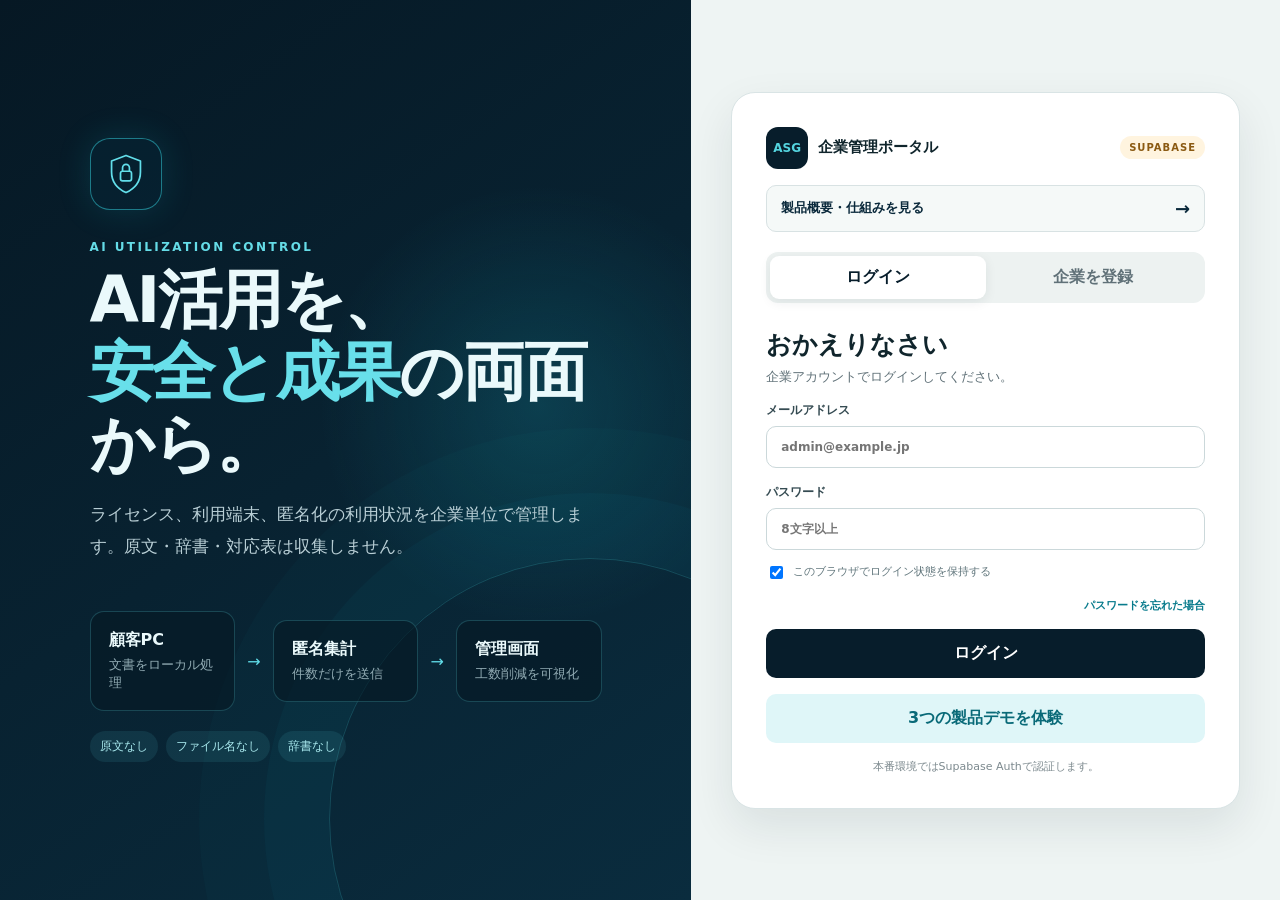
<file: index.html>
<!doctype html>
<html lang="ja">
<head>
  <meta charset="utf-8">
  <meta name="viewport" content="width=device-width, initial-scale=1">
  <meta name="description" content="AI Safe Gateway 企業管理ポータル">
  <meta name="referrer" content="no-referrer">
  <meta http-equiv="Content-Security-Policy" content="default-src 'self'; connect-src 'self' https://*.supabase.co; img-src 'self' data:; style-src 'self'; script-src 'self'; base-uri 'self'; form-action 'self'; object-src 'none'">
  <title>AI Safe Gateway | 企業管理ポータル</title>
  <link rel="stylesheet" href="styles.css?v=0.7.1">
  <link rel="stylesheet" href="production-b.css?v=20261006-actions">
</head>
<body>
  <div id="notice" class="notice" role="status" aria-live="polite" hidden></div>

  <main id="authShell" class="auth-shell">
    <section class="auth-brand" aria-label="AI Safe Gatewayの説明">
      <div class="brand-mark" aria-hidden="true">
        <svg viewBox="0 0 64 64"><path d="M32 5 53 13v16c0 14-8 24-21 30C19 53 11 43 11 29V13L32 5Z"/><rect x="24" y="28" width="16" height="14" rx="3"/><path d="M27 28v-5a5 5 0 0 1 10 0v5"/></svg>
      </div>
      <p class="eyebrow">AI UTILIZATION CONTROL</p>
      <h1>AI活用を、<br><span>安全と成果</span>の両面から。</h1>
      <p class="auth-lead">ライセンス、利用端末、匿名化の利用状況を企業単位で管理します。原文・辞書・対応表は収集しません。</p>
      <div class="privacy-flow" aria-label="データの流れ">
        <div><strong>顧客PC</strong><small>文書をローカル処理</small></div>
        <span aria-hidden="true">→</span>
        <div><strong>匿名集計</strong><small>件数だけを送信</small></div>
        <span aria-hidden="true">→</span>
        <div><strong>管理画面</strong><small>工数削減を可視化</small></div>
      </div>
      <div class="privacy-badges">
        <span>原文なし</span><span>ファイル名なし</span><span>辞書なし</span>
      </div>
    </section>

    <section class="auth-panel">
      <div class="auth-card">
        <div class="auth-card-head">
          <div class="portal-logo"><span>ASG</span><strong>企業管理ポータル</strong></div>
          <span id="environmentBadge" class="environment-badge">DEMO</span>
        </div>
        <a class="auth-site-link" href="lp/">製品概要・仕組みを見る <span>→</span></a>
        <div class="auth-tabs" role="tablist" aria-label="認証方法">
          <button id="loginTab" class="auth-tab active" type="button" role="tab">ログイン</button>
          <button id="registerTab" class="auth-tab" type="button" role="tab">企業を登録</button>
        </div>

        <form id="loginForm" class="auth-form">
          <div class="form-heading"><h2>おかえりなさい</h2><p>企業アカウントでログインしてください。</p></div>
          <label>メールアドレス<input id="loginEmail" type="email" autocomplete="email" required placeholder="admin@example.jp"></label>
          <label>パスワード<input id="loginPassword" type="password" autocomplete="current-password" required minlength="8" placeholder="8文字以上"></label>
          <label class="consent compact-consent"><input id="rememberLogin" type="checkbox" checked><span>このブラウザでログイン状態を保持する</span></label>
          <button id="forgotPassword" class="form-link" type="button">パスワードを忘れた場合</button>
          <button class="primary-button" type="submit">ログイン</button>
          <button id="demoLogin" class="demo-button" type="button">3つの製品デモを体験</button>
          <p class="form-note">本番環境ではSupabase Authで認証します。</p>
        </form>

        <form id="registerForm" class="auth-form" hidden>
          <div class="form-heading"><h2>企業アカウントを作成</h2><p>最初の登録者が企業管理者になります。</p></div>
          <div class="form-grid">
            <label>会社名<input id="registerCompany" required maxlength="120" placeholder="株式会社サンプル"></label>
            <label>担当者名<input id="registerName" required maxlength="80" placeholder="山田 太郎"></label>
          </div>
          <label>メールアドレス<input id="registerEmail" type="email" autocomplete="email" required placeholder="admin@example.jp"></label>
          <label>パスワード<input id="registerPassword" type="password" autocomplete="new-password" required minlength="12" placeholder="英数字を含む12文字以上"></label>
          <label class="consent"><input id="registerConsent" type="checkbox" required><span><a href="terms.html" target="_blank">利用規約</a>と<a href="privacy.html" target="_blank">プライバシー方針</a>を確認し、匿名集計の初期設定がOFFであることを理解しました。</span></label>
          <button class="primary-button" type="submit">企業アカウントを作成</button>
          <p class="form-note">メール確認後にログインすると登録が完了します。</p>
        </form>
      </div>
    </section>
  </main>

  <div id="portalShell" class="portal-shell" hidden>
    <aside class="sidebar">
      <div class="sidebar-brand">
        <div class="mini-shield">ASG</div>
        <div><strong>AI Safe Gateway</strong><small>企業管理ポータル</small></div>
      </div>
      <nav aria-label="メインメニュー">
        <button class="nav-button active" data-view="productdemo"><span>✦</span>製品デモ</button>
        <button class="nav-button" data-view="windowsdemo"><span>▤</span>Windows版を体験</button>
        <button class="nav-button" data-view="browserdemo"><span>◈</span>Browser Guardを体験</button>
        <button class="nav-button" data-view="dashboard"><span>▦</span>活用効果ダッシュボード</button>
        <button class="nav-button" data-view="downloads"><span>↓</span>Windows版</button>
        <button class="nav-button" data-view="licenses"><span>◇</span>ライセンス・端末</button>
        <button class="nav-button" data-view="mypage"><span>○</span>企業マイページ</button>
      </nav>
      <div class="sidebar-privacy"><strong>収集しない情報</strong><p>原文・マスク本文・辞書・対応表・AI回答</p></div>
      <button id="logoutButton" class="logout-button" type="button">ログアウト</button>
    </aside>

    <div class="portal-main">
      <header class="topbar">
        <button id="menuButton" class="menu-button" type="button" aria-label="メニューを開く">☰</button>
        <div><p id="companyNameHeader">企業名</p><small id="companyCodeHeader">企業ID</small></div>
        <div class="topbar-actions"><span id="syncStatus" class="sync-status"><i></i>最新データ</span><button id="refreshButton" type="button">再読み込み</button><div id="userAvatar" class="avatar">管</div></div>
      </header>

      <main class="content">
        <section id="productdemoView" class="view active">
          <div class="demo-hero">
            <div>
              <p class="eyebrow demo-eyebrow">INTERACTIVE PRODUCT TOUR</p>
              <h2>AIへ送る前に、守る流れを体験</h2>
              <p>サンプルデータだけを使い、Windows版・Browser Guard・管理画面を一つのURLで確認できます。</p>
            </div>
            <div class="demo-local-badge"><span></span><strong>外部送信なし</strong><small>このブラウザ内で再現</small></div>
          </div>
          <div class="demo-journey" aria-label="製品デモの流れ">
            <article><b>01</b><span class="journey-icon document-icon" aria-hidden="true"></span><div><small>PREPARE</small><strong>Windows版で安全化</strong><p>機密情報を検出し、意味を保つ表現へ置換</p></div><button class="demo-cta" data-go="windowsdemo" type="button">操作する <span>→</span></button></article>
            <i aria-hidden="true">→</i>
            <article><b>02</b><span class="journey-icon browser-icon" aria-hidden="true"></span><div><small>PROTECT</small><strong>送信直前にブロック</strong><p>誤送信を止め、安全化した文章へ差し替え</p></div><button class="demo-cta" data-go="browserdemo" type="button">操作する <span>→</span></button></article>
            <i aria-hidden="true">→</i>
            <article><b>03</b><span class="journey-icon chart-icon" aria-hidden="true"></span><div><small>VISUALIZE</small><strong>活用効果を把握</strong><p>利用・安全・削減時間を本文なしで可視化</p></div><button class="demo-cta" data-go="dashboard" type="button">確認する <span>→</span></button></article>
          </div>
          <div class="demo-assurance"><span>✓</span><div><strong>実製品の設計思想を、そのまま疑似体験</strong><p>原文・辞書・対応表は保存・送信されません。デモはサンプルデータをブラウザ内のJavaScriptだけで処理します。</p></div></div>
        </section>

        <section id="windowsdemoView" class="view">
          <div class="page-heading demo-page-heading">
            <div><p class="eyebrow dark">WINDOWS APP DEMO</p><h2>意味を残して、機密情報だけを隠す</h2><p>候補を確認してから出力する、実製品と同じ基本フローを体験できます。</p></div>
            <button class="secondary-button" data-go="productdemo" type="button">デモ一覧へ戻る</button>
          </div>
          <div class="asg-product-window">
            <header class="asg-product-top"><div class="asg-product-brand"><span>▣</span><div><small>LOCAL AI PRIVACY GATEWAY</small><strong>AI Safe Gateway</strong></div></div><div class="asg-product-health"><i></i>原文・辞書はこのPC内</div></header>
            <div class="asg-product-body">
              <aside class="asg-product-nav"><small>日常操作</small><span>⌂　ホーム</span><span>✦　AI活用を始める</span><span class="active">◇　文書を安全化</span><span>↺　AI回答を復元</span><span>◎　回答品質を比較</span><small>管理設定</small><span>▦　辞書・禁止ルール</span><span>◉　検出品質</span></aside>
              <div class="asg-product-main">
                <div class="asg-product-heading"><div><small>PROTECT DOCUMENT</small><h3>文書を安全化</h3><p>機密情報をこのPC内で匿名化し、生成AIで使える形へ整えます。</p></div><span>デモモード</span></div>
                <p class="asg-b-disclaimer">操作デモ：架空サンプルを使用します。検出エンジン・辞書保存・ファイル出力は製品版とは異なります。</p>
                <nav class="production-steps" aria-label="文書安全化の手順"><button type="button" data-production-step="1" aria-pressed="true">① 文書・処理設定</button><button type="button" data-production-step="2" aria-pressed="false" disabled>② 候補を確認</button><button type="button" data-production-step="3" aria-pressed="false" disabled>③ 全文比較・出力</button></nav>
                <section class="asg-workflow-guide">
                  <div><small>次にやること</small><span id="maskProductState"><i></i>現在：サンプルを読込</span></div>
                  <div class="asg-workflow-meter"><div><span id="maskProductProgressText">ファイル選択待ち</span><b id="maskProductProgressValue">15%</b></div><div><i id="maskProductProgressFill"></i></div></div>
                  <div class="asg-next-action"><span>→</span><div><small>NEXT ACTION</small><strong id="maskProductNext">サンプル議事録を読み込んでください</strong></div></div>
                </section>
                <section class="asg-product-settings">
                  <div><small>PROTECTION LEVEL</small><strong>保護する範囲</strong><label><input type="radio" checked> 標準（推奨）</label><label><input type="radio"> 高機密</label></div>
                  <div><small>MEANING PRESERVATION</small><strong>意味を保って匿名化</strong><label class="asg-on"><input type="checkbox" checked> 有効（推奨）</label><span>AIで行うこと　<b>議事録・要約</b></span><span>マスク表示　<b>意味表示</b></span></div>
                </section>
                <details class="asg-sample-source"><summary>デモ用の議事録を確認</summary><textarea id="maskDemoInput" spellcheck="false">株式会社ミライ通信との提案会議を実施しました。営業担当の山田太郎が、案件コードPJ-2026-081の見積書を8月31日までに提出します。連絡先は03-1234-5678、sales@mirai.example.jpです。</textarea></details>
                <div class="asg-load-actions"><button id="resetMaskDemo" class="secondary-button" type="button">サンプルに戻す</button><button id="analyzeMaskDemo" class="demo-primary" type="button">＋ サンプル議事録を読み込む</button></div>
                <section class="asg-review-card">
                  <div class="asg-review-head"><div><small>STEP 2 / REVIEW</small><h3>検出候補を確認</h3><p>抽出文字・マスク判断・種別・意味を確認します。</p></div><div class="asg-review-actions"><span id="maskDemoCount" class="count-pill">解析待ち</span><button id="reviewAllMaskDemo" class="secondary-button" type="button" disabled>全てに ✓</button></div></div>
                  <div class="asg-review-legend"><span class="attention">色付きの部分</span>を見て、隠す内容が合っているか確認してください。</div>
                  <div id="maskDemoCandidates" class="asg-candidate-table demo-empty-state"><span>＋</span><strong>サンプル議事録を読み込んでください</strong><p>製品版と同じ候補確認画面が表示されます。</p></div>
                  <button id="applyMaskDemo" class="demo-primary full" type="button" disabled>確認した候補で文書を安全化</button>
                </section>
                <section id="maskDemoResult" class="asg-final-review" hidden>
                  <div class="asg-review-head"><div><small>STEP 3 / FINAL CHECK</small><h3>原文とマスク後を比較</h3></div><span class="safe-pill">✓ 安全化完了</span></div>
                  <div class="asg-compare-grid"><article><header><b>原文</b><small>ローカル表示</small></header><pre id="maskDemoOriginalPreview"></pre></article><article class="masked"><header><b>マスク後</b><small>意味保持匿名化</small></header><pre id="maskDemoOutput"></pre></article></div>
                  <div class="asg-mapping-panel"><h4>意味対応</h4><div id="maskDemoMapping" class="mapping-list"></div></div>
                  <p>原文の橙色・破線：置換対象／マスク後の緑色・実線：置換結果。色なし：変更なし。</p>
                  <label><input id="maskDemoFinalAcknowledged" type="checkbox"> 原文とマスク後の文書全体を確認しました</label>
                  <div class="demo-result-actions"><button id="copyMaskDemo" class="secondary-button" type="button" disabled>安全化文をコピー</button><button class="demo-primary" data-go="browserdemo" type="button">Browser Guardで確認 →</button></div>
                </section>
              </div>
            </div>
          </div>
        </section>

        <section id="browserdemoView" class="view">
          <div class="page-heading demo-page-heading">
            <div><p class="eyebrow dark">BROWSER GUARD DEMO</p><h2>うっかり送信を、AIの直前で止める</h2><p>入力・添付を検知し、安全化を確認するまで送信させない動作を体験できます。</p></div>
            <button class="secondary-button" data-go="productdemo" type="button">デモ一覧へ戻る</button>
          </div>
          <div class="ai-service-switch" role="tablist" aria-label="対象AI"><span>表示する生成AI</span><button class="active" data-ai-service="ChatGPT" type="button">ChatGPT</button><button data-ai-service="Gemini" type="button">Gemini</button><button data-ai-service="Claude" type="button">Claude</button><button data-ai-service="Copilot" type="button">Copilot</button></div>
          <div class="guard-demo-layout">
            <section class="browser-mock" data-service="chatgpt">
              <div class="browser-bar"><div class="browser-dots"><i></i><i></i><i></i></div><div class="browser-address">🔒 generative-ai.example / chat</div><span id="guardTargetLabel">ChatGPT</span></div>
              <div class="ai-site-shell"><aside class="ai-site-rail"><span class="ai-site-logo" id="guardServiceIcon">AI</span><i></i><i></i><i></i></aside><div class="ai-site-main"><header class="ai-site-head"><strong id="guardServiceHeading">今日はどのようなお手伝いができますか？</strong><small>新しいチャット</small></header><div id="guardChat" class="guard-chat"><div class="guard-welcome"><span class="guard-world-mark">✦</span><strong id="guardWelcomeTitle">ChatGPTにメッセージを送信</strong><p>Browser Guardが送信直前に内容を確認します。</p></div></div><div class="guard-composer"><textarea id="guardDemoInput" rows="3">山田太郎さんの電話番号は03-1234-5678です。折り返しをお願いします。</textarea><div class="guard-composer-actions"><button id="guardAttachmentDemo" class="attachment-button" type="button" title="添付の保護を試す">＋ <span>ファイル</span></button><span class="guard-active-indicator"><i></i> <b id="guardBadgeService">ChatGPT</b>：ASG保護中</span><button id="guardSendDemo" class="guard-send" type="button" aria-label="送信を試す">↑</button></div></div></div></div>
              <div id="guardIntervention" class="guard-intervention" hidden>
                <section class="asg-guard-panel">
                  <header><small>LOCAL PRE-SEND CHECK</small><h3>送信前の安全確認</h3><p>文章はこのPC内のAI Safe Gatewayで確認しました。外部へ自動送信しません。</p></header>
                  <div class="asg-guard-body"><div class="asg-guard-summary"><span>✓</span><div><strong id="guardInterventionTitle">保護対象を検出したため送信を停止しました</strong><small>安全化済み文章へ置き換えてから、内容を確認してください。</small></div></div><div id="guardFindingList" class="guard-findings"></div><label>AIへ渡す安全化済み文章<textarea id="guardSafeText" rows="4"></textarea></label></div>
                  <footer><button id="guardCancelDemo" type="button">戻って確認</button><button id="guardApplyDemo" class="primary" type="button">安全化済み文章を反映</button></footer>
                </section>
              </div>
            </section>
            <aside class="guard-demo-side">
              <div class="guard-status-card"><small>PRE-SEND CONTROL</small><div class="guard-status-orbit"><span>✓</span></div><h3>送信ボタンの手前で検査</h3><p>ページへ入力した文字は、外へ送る前にPC内のASGへ確認されます。</p></div>
              <ol class="guard-flow"><li class="active"><b>1</b><span><strong>送信を試す</strong><small>電話番号入りのまま送信</small></span></li><li><b>2</b><span><strong>Browser Guardが停止</strong><small>安全化候補を確認</small></span></li><li><b>3</b><span><strong>安全化後に送信</strong><small>匿名表現だけを反映</small></span></li></ol>
              <p class="demo-disclaimer">デモのため、実際の生成AIには送信されません。</p>
            </aside>
          </div>
        </section>

        <section id="dashboardView" class="view">
          <div class="page-heading">
            <div><p class="eyebrow dark">EXECUTIVE OVERVIEW</p><h2>AI活用・安全・業務効果</h2><p>利用定着、安全運用、活用領域、削減時間を本文なしで確認します。</p></div>
            <div class="dashboard-controls"><button id="openRoiSettings" class="secondary-button compact" type="button">時間の試算条件</button><select id="periodSelect" aria-label="集計期間"><option value="30">直近30日</option><option value="90">直近90日</option><option value="all">全期間</option></select></div>
          </div>
          <div class="privacy-strip"><span class="privacy-icon">✓</span><div><strong>本文を使わずに集計しています</strong><small>文書名・検出語・辞書・対応表・AI回答は送信しません。</small></div><button id="showPayloadButton" type="button">送信項目を確認</button></div>
          <section id="executiveSummary" class="executive-summary" aria-label="経営サマリー"></section>
          <div id="kpiGrid" class="outcome-grid"></div>
          <div class="decision-grid">
            <article class="panel adoption-panel"><div class="panel-head"><div><p class="panel-kicker">USAGE</p><h3>どれほど使われているか</h3><p>文書数・端末・利用密度から定着度を確認</p></div><button class="text-button" data-go="licenses">端末を見る</button></div><div id="adoptionDetails"></div></article>
            <article class="panel safety-panel"><div class="panel-head"><div><p class="panel-kicker">SAFETY</p><h3>安全に使われているか</h3><p>確認・修正・処理成功の代理指標</p></div></div><div id="safetyDetails"></div></article>
            <article class="panel effectiveness-panel"><div class="panel-head"><div><p class="panel-kicker">VALUE</p><h3>有効活用できているか</h3><p>選択された業務用途と回答品質の確認状況</p></div></div><div id="useCaseDetails"></div></article>
            <article class="panel impact-panel"><div class="panel-head"><div><p class="panel-kicker">TIME SAVED</p><h3>どれだけ時間を削減できたか</h3><p>自動確認による作業時間の削減試算</p></div></div><div id="impactDetails"></div></article>
          </div>
          <div class="dashboard-lower-grid">
            <article class="panel chart-panel"><div class="panel-head"><div><h3>利用推移</h3><p>安全化して出力した文書数</p></div><span id="chartTotal" class="panel-total"></span></div><div id="usageChart" class="usage-chart" aria-label="文書処理件数の推移"></div></article>
            <article class="panel action-panel"><div class="panel-head"><div><h3>次に確認すること</h3><p>数値から判断した優先アクション</p></div></div><div id="insightList" class="insight-list"></div></article>
          </div>
        </section>

        <section id="downloadsView" class="view">
          <div class="page-heading download-page-heading"><div><p class="eyebrow dark">WINDOWS APPLICATION</p><h2>Windows版をダウンロード</h2><p>登録済み企業向けのPoCアプリです。ダウンロードURLは発行後3分で無効になります。</p></div><span class="private-download-badge">登録企業限定</span></div>
          <section class="download-hero">
            <div class="download-visual" aria-hidden="true">
              <div class="download-orbit orbit-one"></div><div class="download-orbit orbit-two"></div>
              <div class="windows-device"><span>ASG</span><i></i></div>
            </div>
            <div class="download-copy">
              <p class="panel-kicker">AI SAFE GATEWAY FOR WINDOWS</p>
              <h3>使い方に合わせて、最新版を選ぶ</h3>
              <p>ASG単体版と、Browser Guardをまとめた推奨セットを用意しています。原文・辞書・対応表はPC内で処理されます。</p>
              <div id="browserReleaseMeta" class="release-meta"><span>Browser Guard版を確認しています…</span></div>
              <button id="downloadBrowserButton" class="download-primary" type="button" disabled><span class="download-button-icon">⇩</span><span><small>ASG導入済み・ブラウザ保護を追加する方</small><strong>Browser Guard（manifest入りZIP）</strong></span><b>→</b></button>
              <p id="browserDownloadAvailability" class="download-availability">公開ファイルを確認しています。</p>
              <div id="suiteReleaseMeta" class="release-meta"><span>セット版を確認しています…</span></div>
              <button id="downloadSuiteButton" class="download-primary secondary-download" type="button" disabled><span class="download-button-icon">⇩</span><span><small>拡張フォルダを直接選んで導入する方</small><strong>ASG＋Browser Guardセット（manifest入りZIP）</strong></span><b>→</b></button>
              <p id="suiteDownloadAvailability" class="download-availability">公開ファイルを確認しています。</p>
              <div id="releaseMeta" class="release-meta"><span>最新版を確認しています…</span></div>
              <button id="downloadWindowsButton" class="download-primary secondary-download" type="button" disabled><span class="download-button-icon">↓</span><span><small>ASGだけ更新する方</small><strong>ASG Windows版のみ（EXE）</strong></span><b>→</b></button>
              <p id="downloadAvailability" class="download-availability">公開ファイルを確認しています。</p>
            </div>
          </section>
          <div class="download-info-grid">
            <article class="panel download-steps"><div class="panel-head"><div><p class="panel-kicker">START GUIDE</p><h3>利用開始まで3ステップ</h3></div></div><ol><li><b>01</b><div><strong>EXEをダウンロード</strong><span>この画面から最新版を取得</span></div></li><li><b>02</b><div><strong>評価ライセンスを読み込む</strong><span>企業登録時に保存した.asglicenseを使用</span></div></li><li><b>03</b><div><strong>自社文書で確認</strong><span>外部AIへ渡す前に必ず最終確認</span></div></li></ol></article>
            <article class="panel download-security"><div class="panel-head"><div><p class="panel-kicker">SECURITY CHECK</p><h3>取得したファイルを確認</h3></div></div><dl><dt>対応OS</dt><dd id="releaseOs">Windows 10 / 11 64-bit</dd><dt>コード署名</dt><dd id="releaseSignature">確認中</dd><dt>Browser Guard</dt><dd><code id="browserReleaseHash">確認中</code><button id="copyBrowserReleaseHash" class="copy-hash-button" type="button" disabled>コピー</button></dd><dt>ASG単体</dt><dd><code id="releaseHash">確認中</code><button id="copyReleaseHash" class="copy-hash-button" type="button" disabled>コピー</button></dd><dt>セットZIP</dt><dd><code id="suiteReleaseHash">確認中</code><button id="copySuiteReleaseHash" class="copy-hash-button" type="button" disabled>コピー</button></dd></dl><p class="download-warning">署名がない評価版ではWindows SmartScreenが表示される場合があります。ファイル名とSHA-256がこの画面と一致することを確認してください。</p></article>
          </div>
        </section>

        <section id="licensesView" class="view">
          <article class="panel">
            <h3>社内ルールの一斉配布</h3>
            <p>管理PCのASGで作成した署名付き.asgpolicyを配布します。初回登録済みPCが起動中・未編集中に取得します。EXEの更新ではありません。</p>
            <label>配布名<input id="policyReleaseLabel" maxlength="80" placeholder="例：営業部ルール 第2版"></label>
            <label>署名済みルール（1MB以内）<input id="policyReleaseFile" type="file" accept=".asgpolicy"></label>
            <p>この操作では辞書・禁止語・除外語をクラウドへ保管します。原文や秘密鍵は選択しないでください。署名と内容は受信PCで検証されます。</p>
            <button id="policyPublish" type="button" class="primary-small">登録済みPCへ公開</button>
            <button id="policyPause" type="button" class="secondary-button">配布停止</button>
            <button id="policyStatusRefresh" type="button" class="secondary-button">適用状況を更新</button>
            <p id="policyChannelStatus" role="status">企業管理者のみ操作できます。停止しても適用済みルールは戻りません。</p>
            <div id="policyDeviceRows"></div>
          </article>
          <div class="page-heading"><div><p class="eyebrow dark">LICENSE CONTROL</p><h2>ライセンス・端末</h2><p>期限切れの判定、ライセンス更新、認証されたPCをまとめて管理します。</p></div><button id="openLicenseModal" class="primary-small" type="button">新規ライセンスを発行</button></div>
          <div id="licenseSummary" class="summary-strip"></div>
          <article class="panel table-panel"><div class="panel-head"><div><h3>ライセンス一覧</h3><p>停止すると次回認証後に書込み機能が無効になります。</p></div></div><div class="table-scroll"><table><thead><tr><th>名称</th><th>プラン</th><th>端末</th><th>有効期限</th><th>状態</th><th>操作</th></tr></thead><tbody id="licenseRows"></tbody></table></div></article>
          <article class="panel table-panel"><div class="panel-head"><div><h3>認証端末</h3><p>PC名や利用文書は収集しません。端末IDは一方向ハッシュです。</p></div></div><div class="table-scroll"><table><thead><tr><th>端末ID</th><th>アプリ</th><th>最終認証</th><th>状態</th><th>操作</th></tr></thead><tbody id="deviceRows"></tbody></table></div></article>
        </section>

        <section id="mypageView" class="view">
          <div class="page-heading"><div><p class="eyebrow dark">COMPANY ACCOUNT</p><h2>企業マイページ</h2><p>契約・企業ID・管理者情報を確認します。</p></div></div>
          <div class="mypage-grid">
            <article class="panel company-card"><div class="company-emblem" id="companyEmblem">A</div><div><small>企業アカウント</small><h3 id="myCompanyName"></h3><span id="companyStatusBadge" class="status-badge"></span></div></article>
            <article class="panel details-card"><h3>企業情報</h3><dl id="companyDetails"></dl><button id="copyCompanyId" class="secondary-button" type="button">企業IDをコピー</button></article>
            <article class="panel details-card"><h3>管理者情報</h3><dl id="memberDetails"></dl></article>
            <article class="panel security-card"><h3>通信・プライバシー</h3><div class="security-list"><div><span>✓</span><p><strong>原文は送信しない</strong><small>PC内で処理します</small></p></div><div><span>✓</span><p><strong>匿名集計だけを受信</strong><small>件数と率に限定します</small></p></div><div><span>✓</span><p><strong>企業単位でアクセス制御</strong><small>RLSで他社データを分離します</small></p></div></div></article>
          </div>
        </section>
      </main>
    </div>
  </div>

  <dialog id="payloadDialog" class="modal"><div class="modal-head"><div><h2>サーバーへ送る項目</h2><p>経営指標の算出に必要な匿名集計値だけです。</p></div><button class="icon-button" data-close="payloadDialog" aria-label="閉じる">×</button></div><div class="payload-list"><span>会社ID</span><span>ハッシュ化ライセンスID</span><span>端末ハッシュ</span><span>処理・失敗件数</span><span>確認・修正件数</span><span>選択用途の件数</span><span>品質比較の件数・合計値</span></div><pre id="payloadPreview"></pre><div class="modal-actions"><button class="secondary-button" data-close="payloadDialog">閉じる</button></div></dialog>

  <dialog id="roiSettingsDialog" class="modal"><form id="roiSettingsForm"><div class="modal-head"><div><h2>削減時間の試算条件</h2><p>本文とは無関係な前提値です。このブラウザ内だけに保存します。</p></div><button class="icon-button" type="button" data-close="roiSettingsDialog" aria-label="閉じる">×</button></div><div class="form-grid single-field"><label>自動確認1件の削減秒数<input id="roiReviewSeconds" type="number" min="1" max="600" step="1" required><small>人が候補1件を確認し、判断するまでの平均時間</small></label></div><p class="modal-note">削減時間＝自動確認された候補数×削減秒数。実測値ではなく、管理者が設定した条件による試算です。</p><div class="modal-actions"><button id="resetRoiSettings" class="secondary-button" type="button">推奨値に戻す</button><button class="primary-small" type="submit">条件を反映</button></div></form></dialog>

  <dialog id="licenseDialog" class="modal"><form id="licenseForm"><div class="modal-head"><div><h2>試用ライセンスを発行</h2><p>発行後、署名済みライセンスファイルを保存します。</p></div><button class="icon-button" type="button" data-close="licenseDialog" aria-label="閉じる">×</button></div><div class="form-grid"><label>ライセンス名<input id="licenseLabel" required maxlength="80" value="PoC評価用"></label><label>端末上限<input id="licenseSeats" type="number" min="1" max="500" value="10" required></label><label>プラン<select id="licenseEdition"><option>Business</option><option>Professional</option><option>Enterprise</option></select></label><label>有効日数<input id="licenseDays" type="number" min="1" max="1095" value="30" required></label></div><p class="modal-note">初回ファイルのオフライン期限は1日です。PCでオンライン更新すると30日に延長され、端末へ紐づきます。</p><div class="modal-actions"><button class="secondary-button" type="button" data-close="licenseDialog">キャンセル</button><button class="primary-small" type="submit">発行して保存</button></div></form></dialog>

  <dialog id="licenseRenewDialog" class="modal"><form id="licenseRenewForm"><input id="renewLicenseId" type="hidden"><div class="modal-head"><div><h2>ライセンスを更新</h2><p id="renewLicenseLabel">有効期限を延長し、新しいライセンスファイルを保存します。</p></div><button class="icon-button" type="button" data-close="licenseRenewDialog" aria-label="閉じる">×</button></div><div class="form-grid single-field"><label>延長日数<input id="renewLicenseDays" type="number" min="1" max="1095" value="30" required><small>期限切れの場合は本日から、利用中の場合は現在の有効期限から延長します。</small></label></div><p class="modal-note">更新後に保存される.asglicenseをWindowsアプリの「ライセンス・更新」で読み込んでください。</p><div class="modal-actions"><button class="secondary-button" type="button" data-close="licenseRenewDialog">キャンセル</button><button class="primary-small" type="submit">更新して保存</button></div></form></dialog>

  <dialog id="passwordDialog" class="modal"><form id="passwordRequestForm"><div class="modal-head"><div><h2>パスワードを再設定</h2><p>登録メールアドレスへ再設定リンクを送ります。</p></div><button class="icon-button" type="button" data-close="passwordDialog" aria-label="閉じる">×</button></div><label>メールアドレス<input id="passwordEmail" type="email" required placeholder="admin@example.jp"></label><div class="modal-actions"><button class="secondary-button" type="button" data-close="passwordDialog">キャンセル</button><button class="primary-small" type="submit">再設定メールを送信</button></div></form></dialog>

  <dialog id="newPasswordDialog" class="modal"><form id="newPasswordForm"><div class="modal-head"><div><h2>新しいパスワードを設定</h2><p>英数字を含む12文字以上を推奨します。</p></div></div><label>新しいパスワード<input id="newPassword" type="password" required minlength="12" autocomplete="new-password"></label><div class="modal-actions"><button class="primary-small" type="submit">パスワードを変更</button></div></form></dialog>

  <script src="config.js"></script>
  <script type="module" src="app.js?v=20261006-actions"></script>
</body>
</html>
</file>
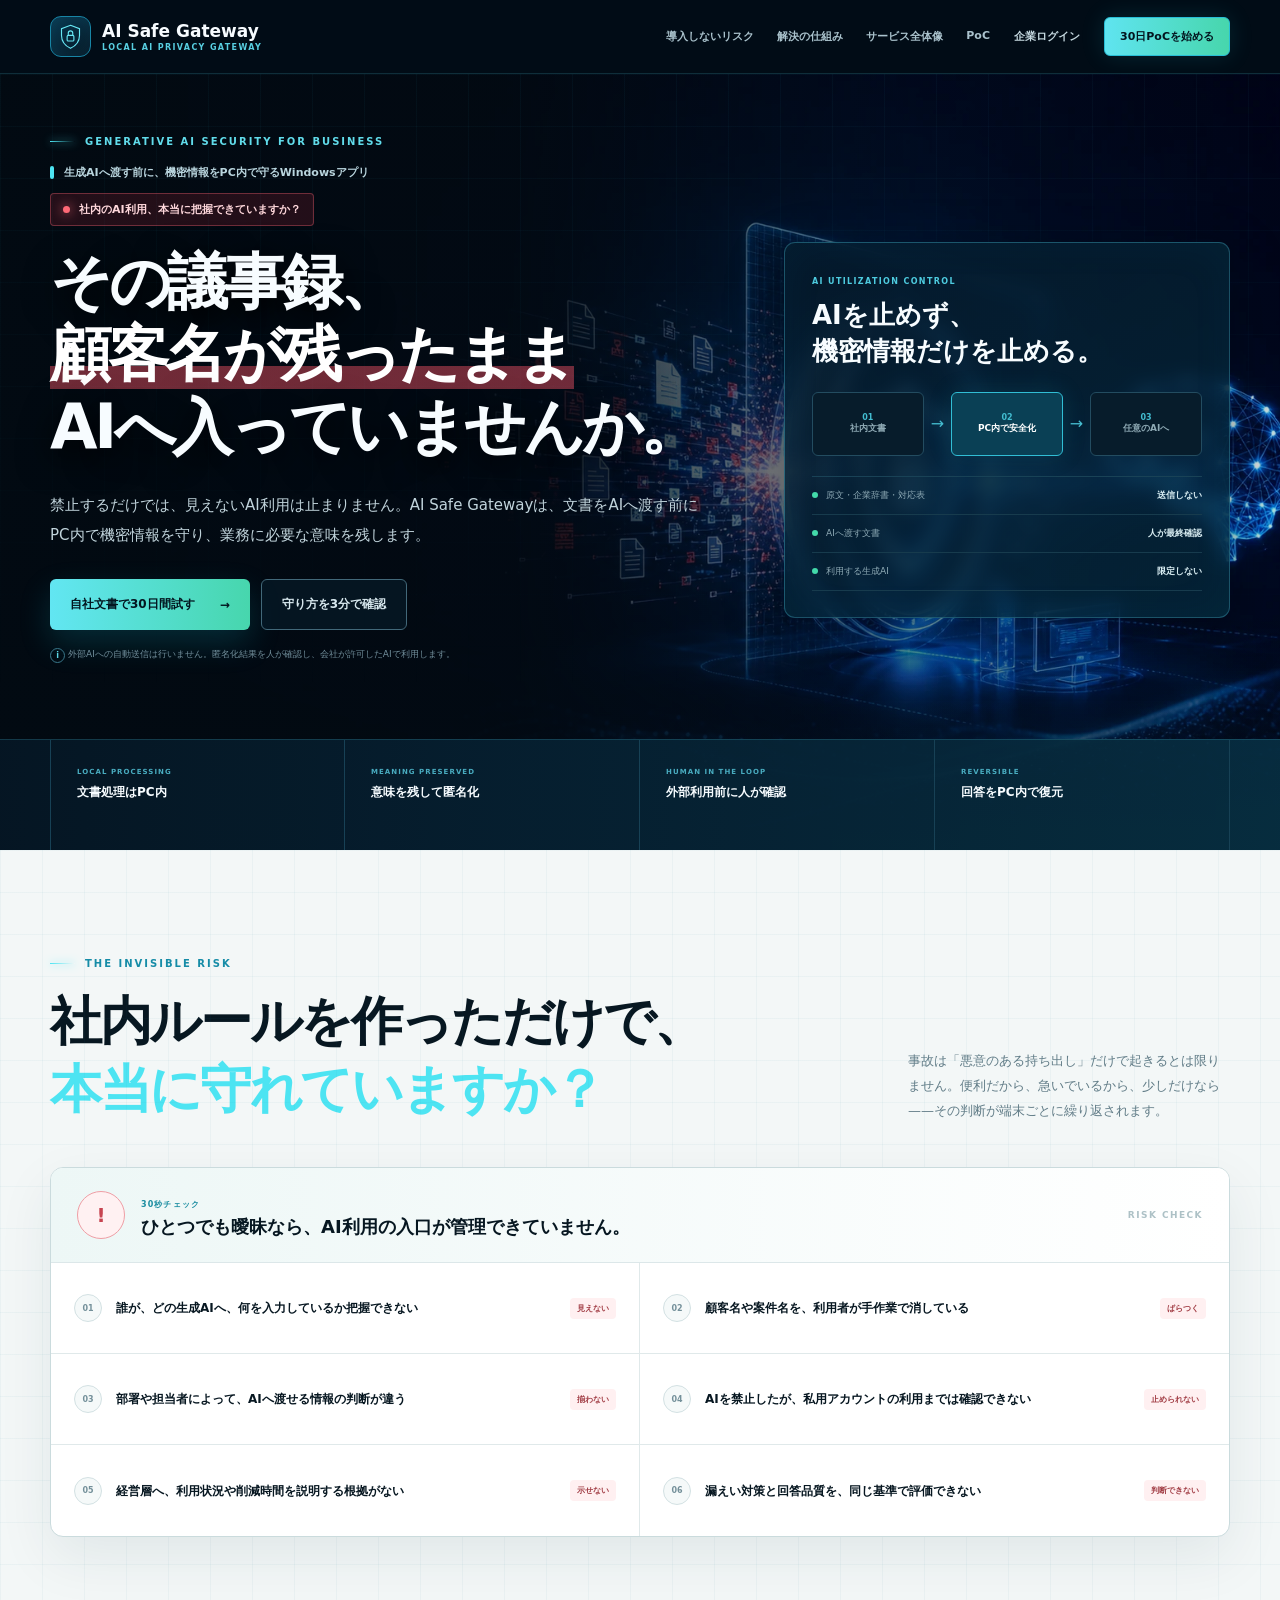
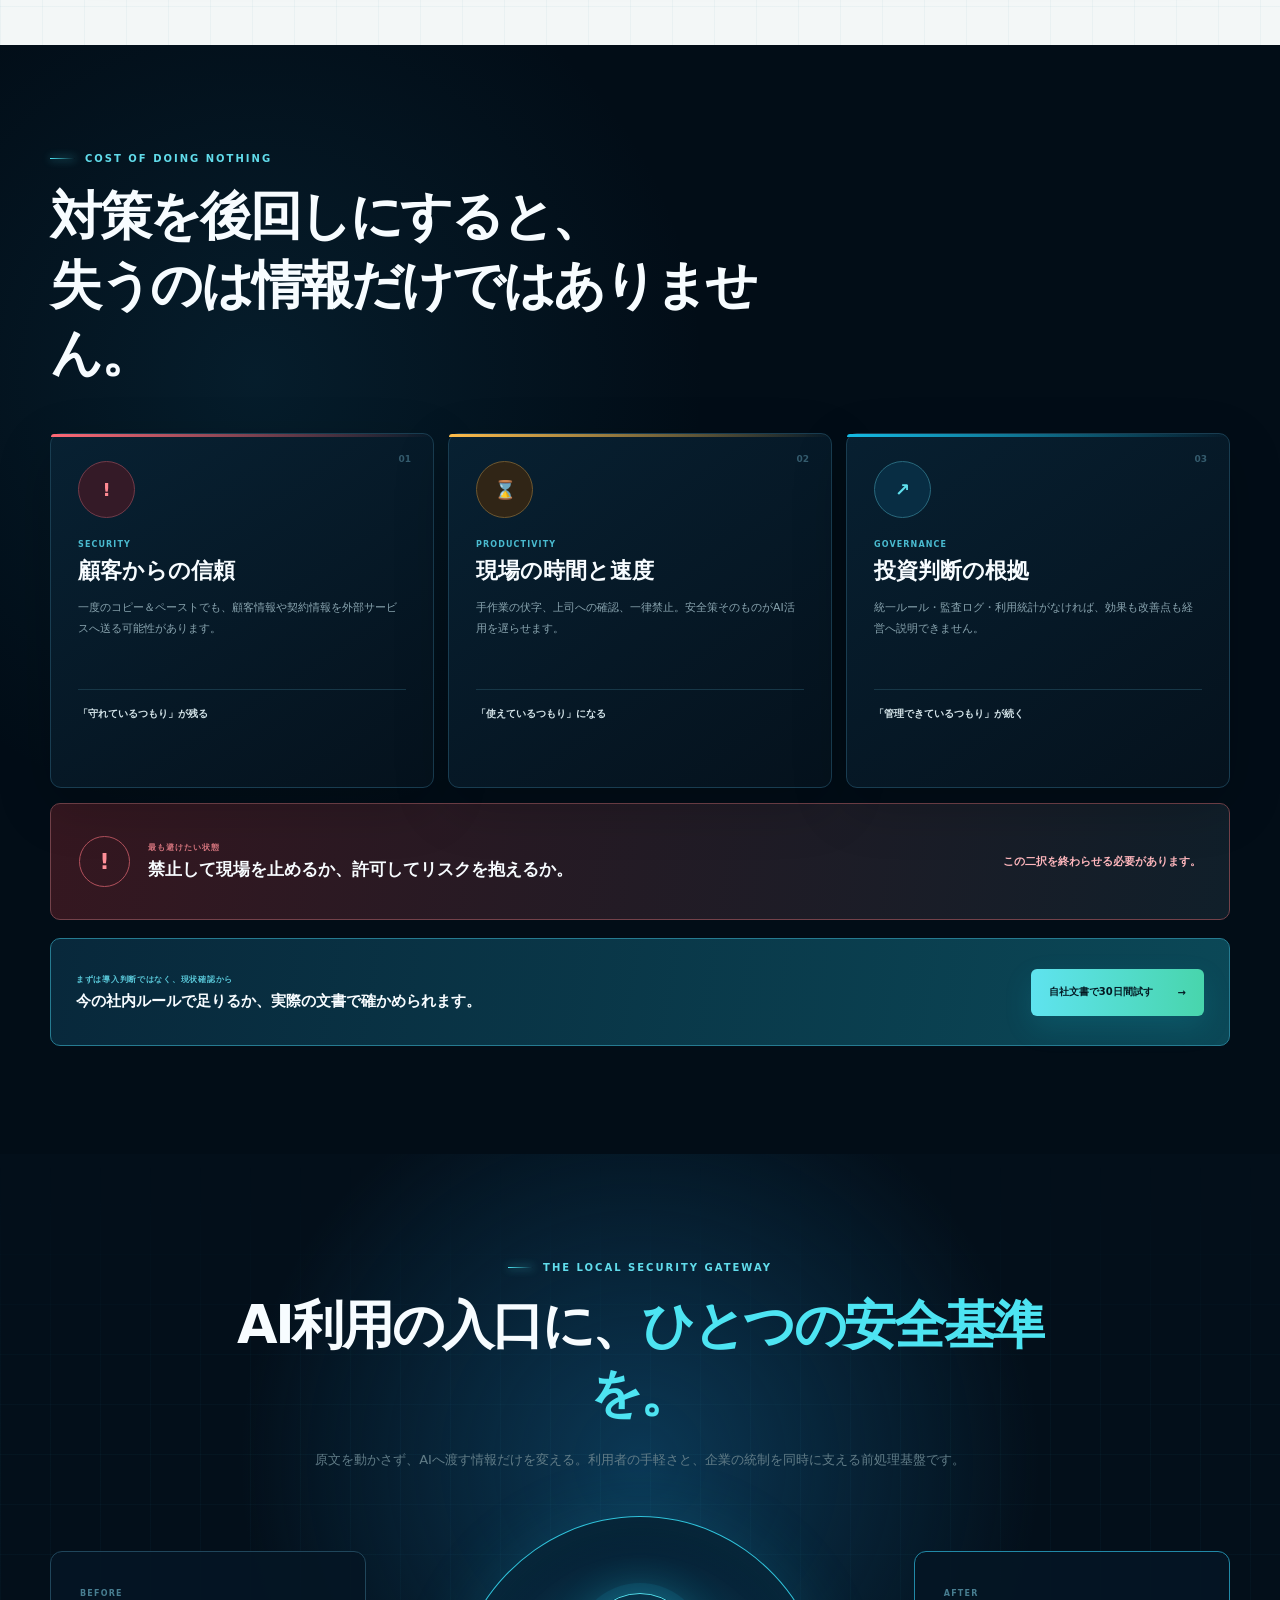
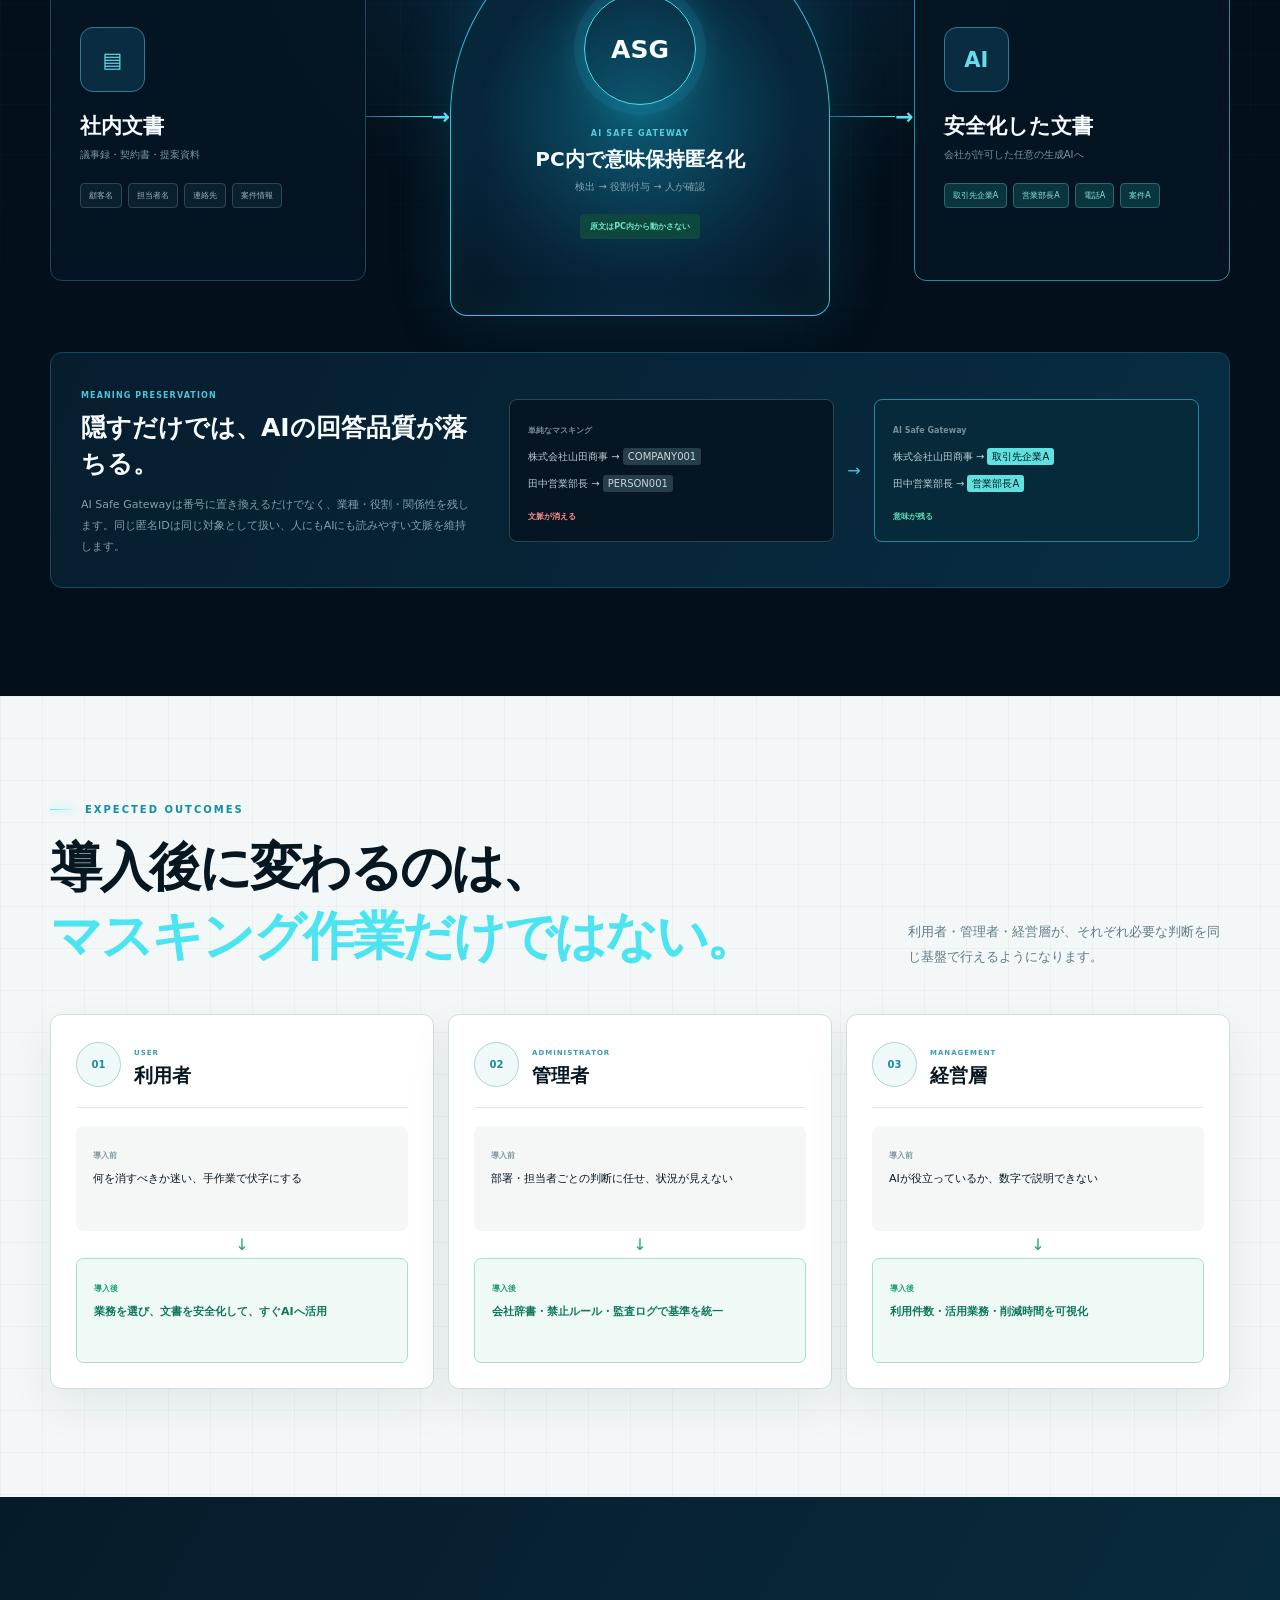
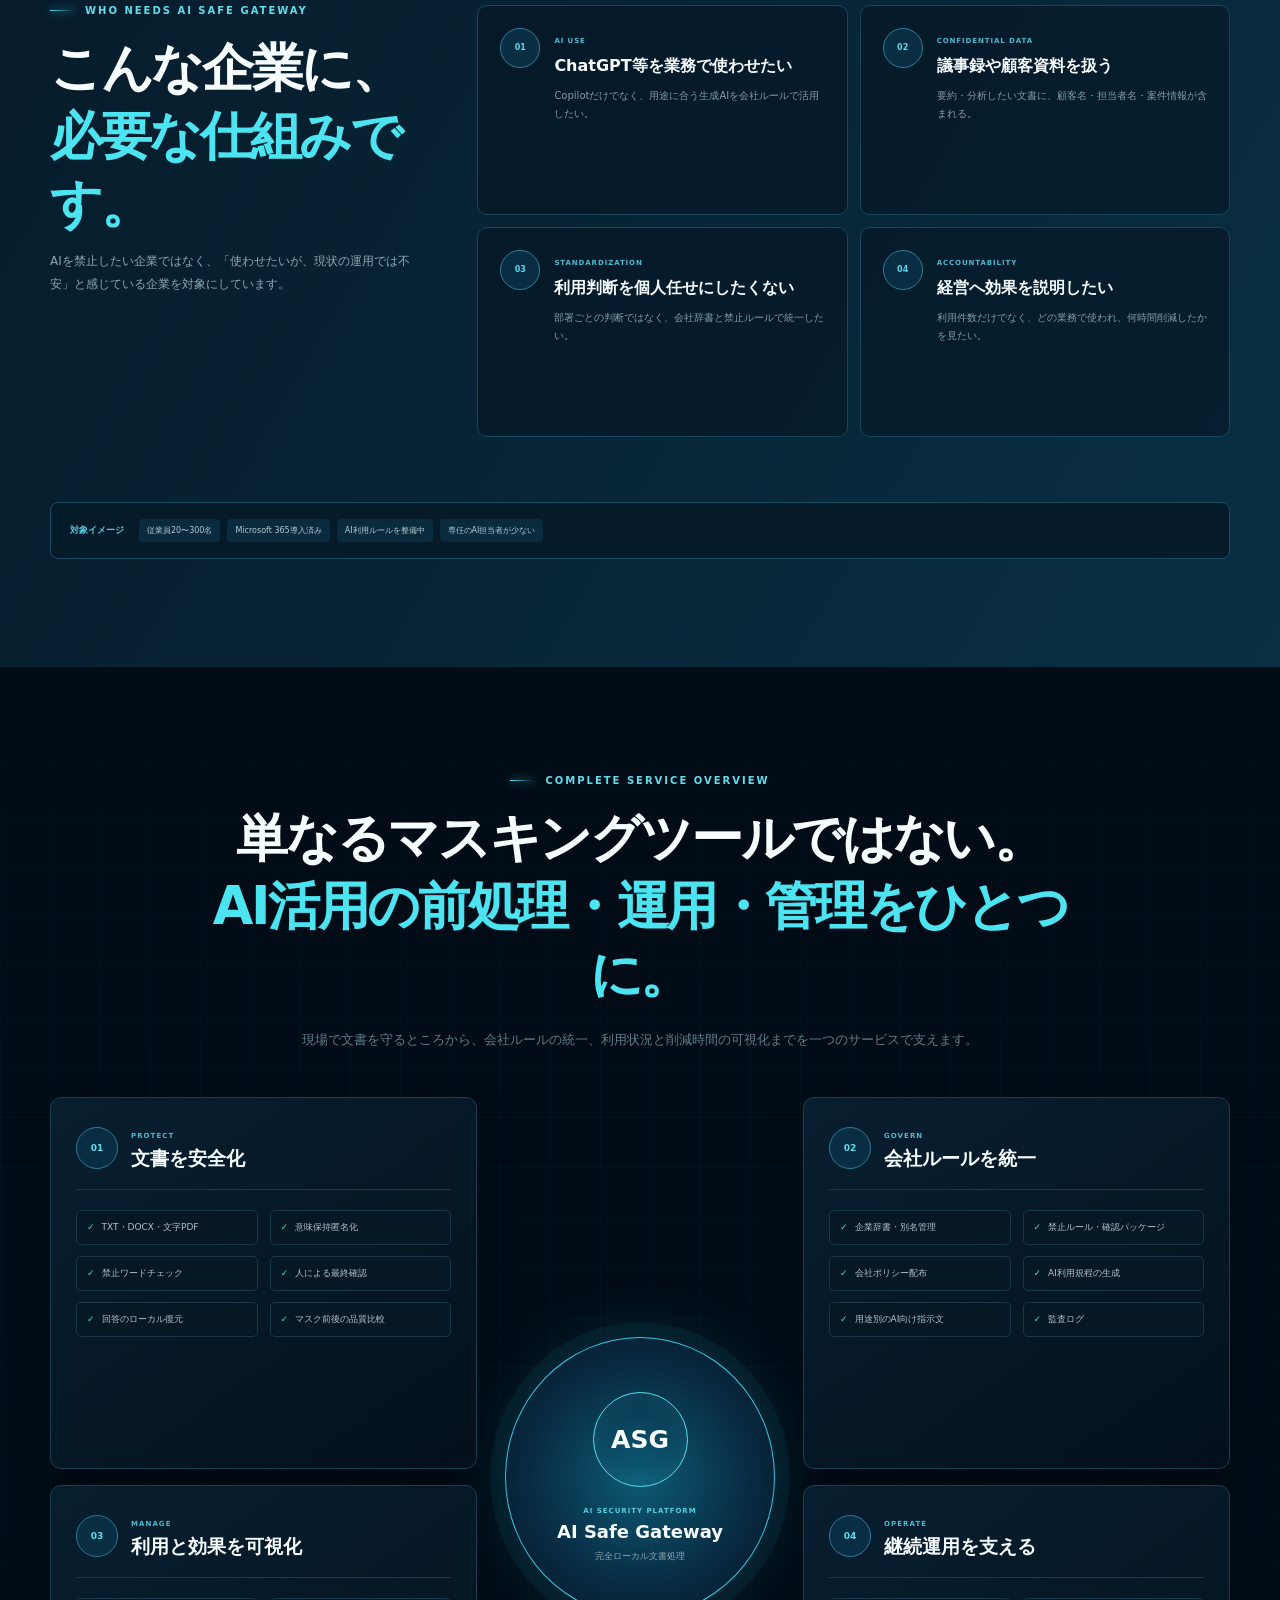
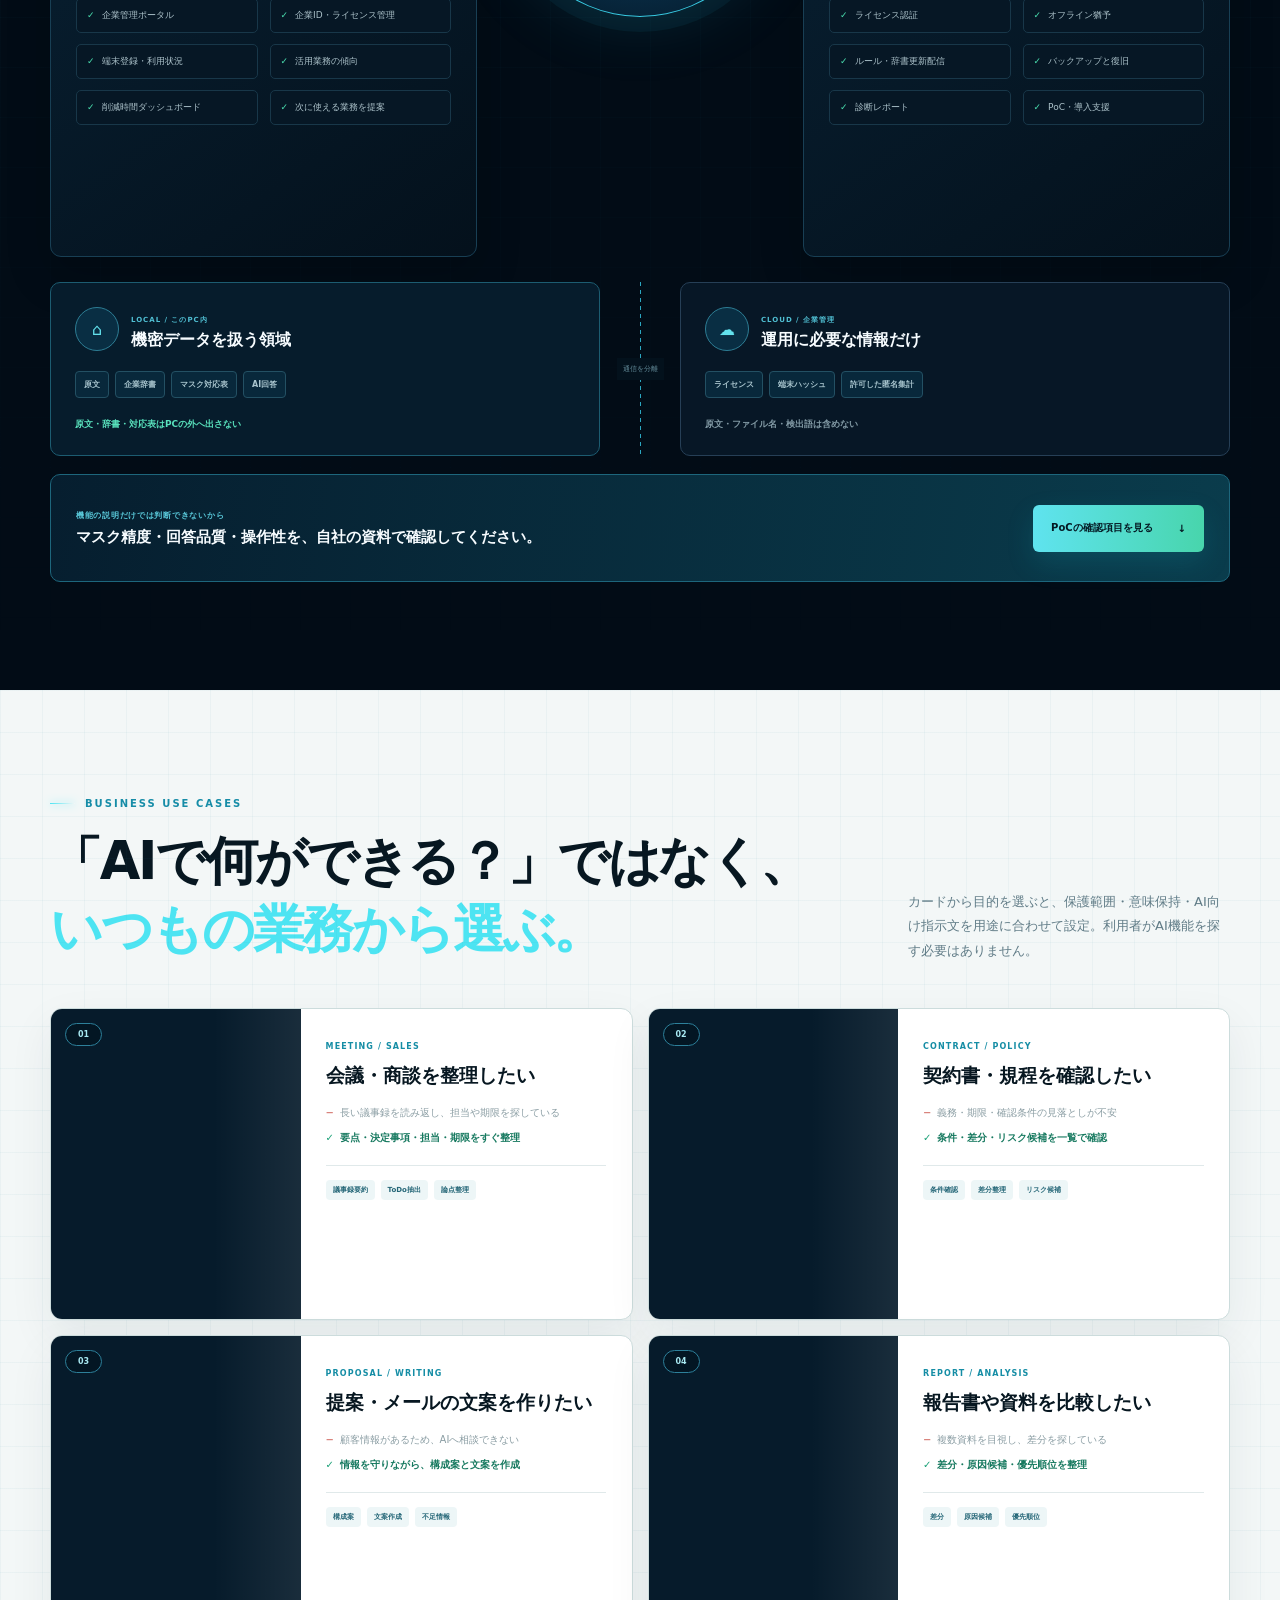
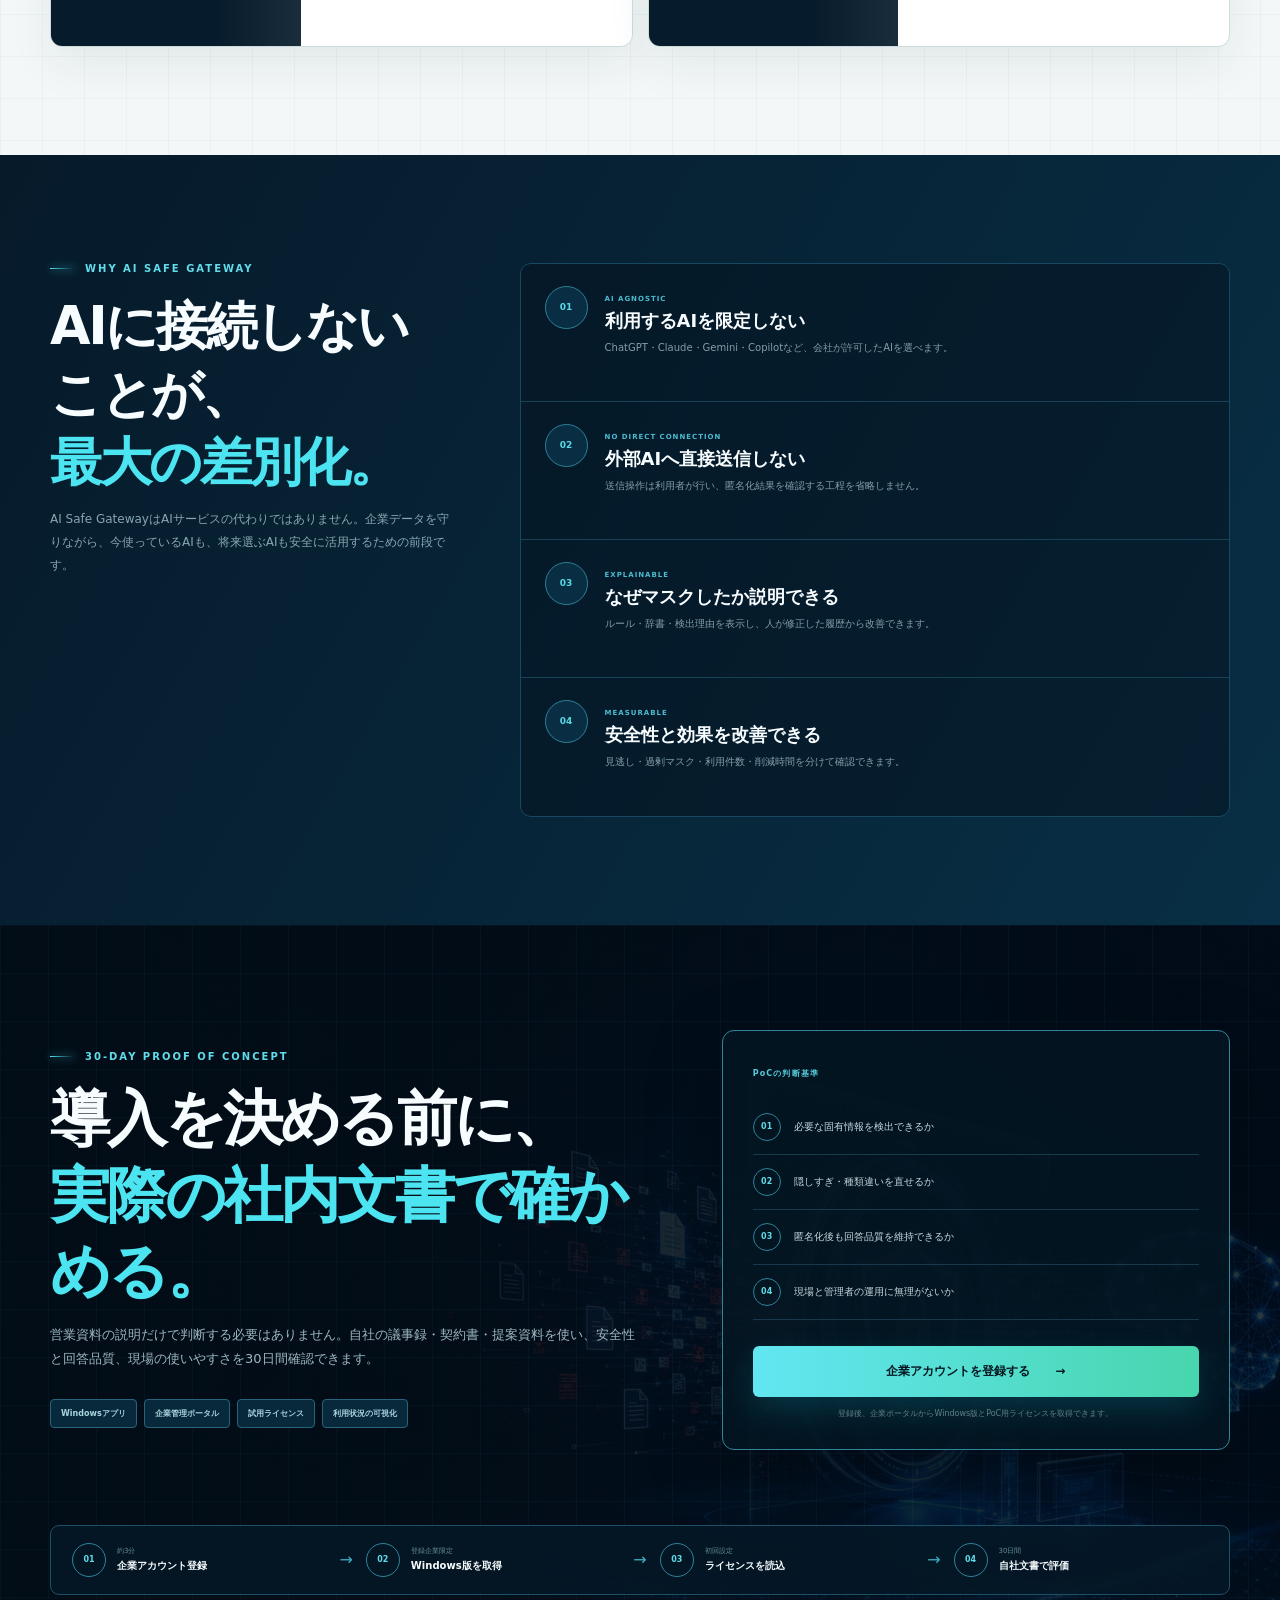
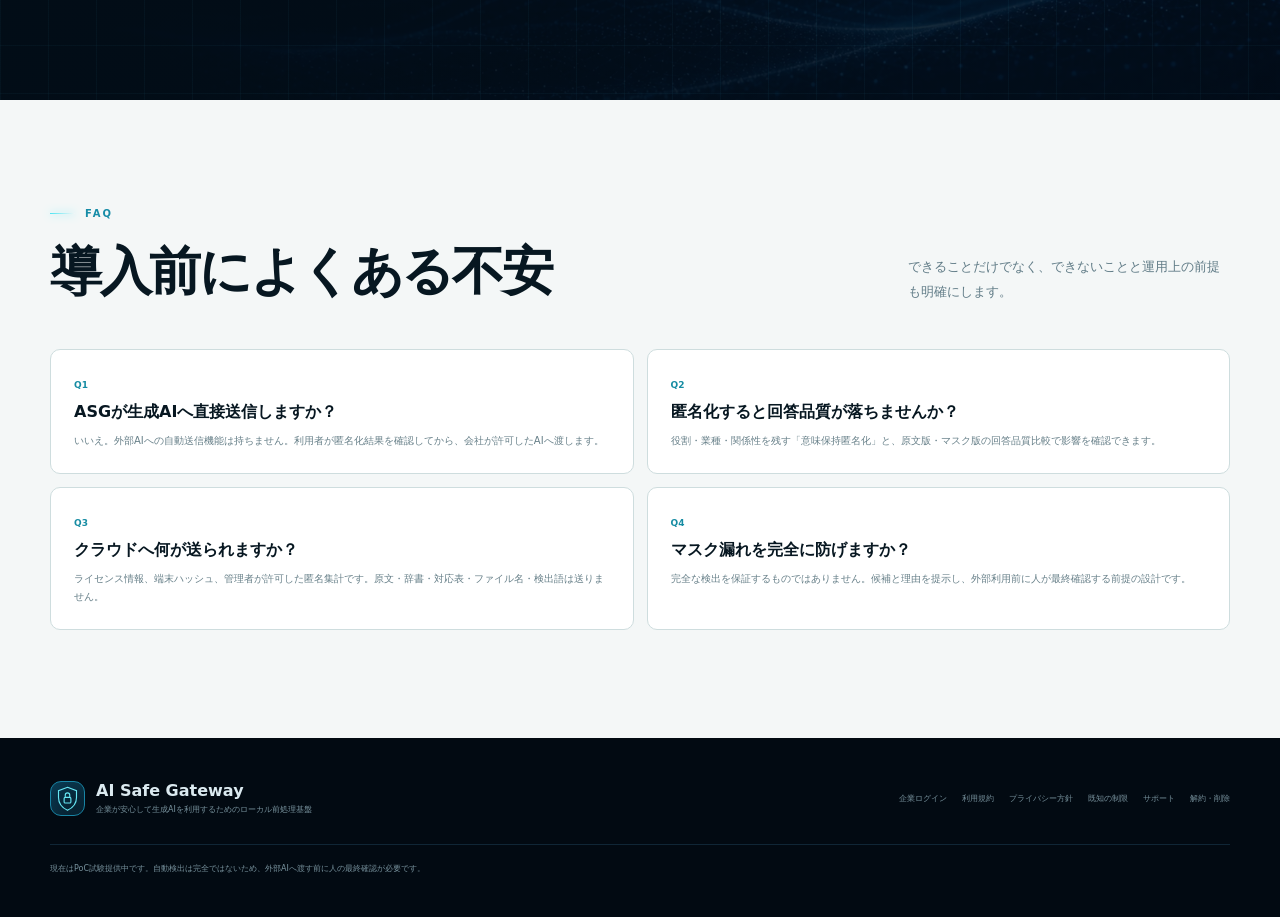
<file: lp/index.html>
<!doctype html>
<html lang="ja">
<head>
  <meta charset="utf-8">
  <meta name="viewport" content="width=device-width, initial-scale=1">
  <meta name="description" content="AI Safe Gatewayは、議事録・契約書などをPC内で意味保持匿名化し、生成AIを会社ルールで安全に活用するためのWindows向けローカル前処理基盤です。">
  <meta name="referrer" content="strict-origin-when-cross-origin">
  <meta http-equiv="Content-Security-Policy" content="default-src 'self'; img-src 'self' data:; style-src 'self'; script-src 'none'; base-uri 'self'; form-action 'self'; object-src 'none'">
  <title>AI Safe Gateway | AIを止めず、機密情報だけを止める</title>
  <link rel="stylesheet" href="conversion.css?v=0.6.1">
</head>
<body>
  <header class="site-header">
    <a class="brand" href="#top" aria-label="AI Safe Gateway トップ">
      <span class="brand-mark">
        <svg viewBox="0 0 48 48" aria-hidden="true">
          <path d="M24 4 40 10v12c0 11-6 18-16 23C14 40 8 33 8 22V10L24 4Z"/>
          <rect x="18" y="22" width="12" height="10" rx="2"/>
          <path d="M20 22v-4a4 4 0 0 1 8 0v4"/>
        </svg>
      </span>
      <span><b>AI Safe Gateway</b><small>LOCAL AI PRIVACY GATEWAY</small></span>
    </a>
    <nav aria-label="ページ内メニュー">
      <a href="#risk">導入しないリスク</a>
      <a href="#solution">解決の仕組み</a>
      <a href="#platform">サービス全体像</a>
      <a href="#poc">PoC</a>
    </nav>
    <a class="login-link" href="../index.html">企業ログイン</a>
    <a class="header-cta" href="../index.html?mode=register">30日PoCを始める</a>
  </header>

  <main id="top">
    <section class="hero">
      <div class="hero-visual" aria-hidden="true"></div>
      <div class="hero-inner">
        <div class="hero-copy">
          <p class="kicker"><span></span> GENERATIVE AI SECURITY FOR BUSINESS</p>
          <p class="product-definition">生成AIへ渡す前に、機密情報をPC内で守るWindowsアプリ</p>
          <div class="alert-chip"><i></i> 社内のAI利用、本当に把握できていますか？</div>
          <h1>その議事録、<br><em>顧客名が残ったまま</em><br>AIへ入っていませんか。</h1>
          <p class="hero-lead">禁止するだけでは、見えないAI利用は止まりません。AI Safe Gatewayは、文書をAIへ渡す前にPC内で機密情報を守り、業務に必要な意味を残します。</p>
          <div class="hero-actions">
            <a class="button primary" href="../index.html?mode=register"><span>自社文書で30日間試す</span><b>→</b></a>
            <a class="button ghost" href="#solution">守り方を3分で確認</a>
          </div>
          <p class="hero-note">外部AIへの自動送信は行いません。匿名化結果を人が確認し、会社が許可したAIで利用します。</p>
        </div>
        <aside class="hero-proof">
          <small>AI UTILIZATION CONTROL</small>
          <h2>AIを止めず、<br>機密情報だけを止める。</h2>
          <div class="proof-flow">
            <span><b>01</b>社内文書</span><i>→</i>
            <span class="active"><b>02</b>PC内で安全化</span><i>→</i>
            <span><b>03</b>任意のAIへ</span>
          </div>
          <div class="proof-list">
            <p><i></i><span>原文・企業辞書・対応表</span><strong>送信しない</strong></p>
            <p><i></i><span>AIへ渡す文書</span><strong>人が最終確認</strong></p>
            <p><i></i><span>利用する生成AI</span><strong>限定しない</strong></p>
          </div>
        </aside>
      </div>
      <div class="trust-strip">
        <p><small>LOCAL PROCESSING</small><strong>文書処理はPC内</strong></p>
        <p><small>MEANING PRESERVED</small><strong>意味を残して匿名化</strong></p>
        <p><small>HUMAN IN THE LOOP</small><strong>外部利用前に人が確認</strong></p>
        <p><small>REVERSIBLE</small><strong>回答をPC内で復元</strong></p>
      </div>
    </section>

    <section id="risk" class="section diagnosis-section">
      <div class="section-head split">
        <div>
          <p class="kicker dark"><span></span> THE INVISIBLE RISK</p>
          <h2>社内ルールを作っただけで、<br><em>本当に守れていますか？</em></h2>
        </div>
        <p>事故は「悪意のある持ち出し」だけで起きるとは限りません。便利だから、急いでいるから、少しだけなら——その判断が端末ごとに繰り返されます。</p>
      </div>

      <div class="diagnosis-board">
        <div class="diagnosis-title">
          <span class="radar-icon">!</span>
          <div><small>30秒チェック</small><h3>ひとつでも曖昧なら、AI利用の入口が管理できていません。</h3></div>
          <b>RISK CHECK</b>
        </div>
        <div class="check-grid">
          <p><i>01</i><span>誰が、どの生成AIへ、何を入力しているか把握できない</span><b>見えない</b></p>
          <p><i>02</i><span>顧客名や案件名を、利用者が手作業で消している</span><b>ばらつく</b></p>
          <p><i>03</i><span>部署や担当者によって、AIへ渡せる情報の判断が違う</span><b>揃わない</b></p>
          <p><i>04</i><span>AIを禁止したが、私用アカウントの利用までは確認できない</span><b>止められない</b></p>
          <p><i>05</i><span>経営層へ、利用状況や削減時間を説明する根拠がない</span><b>示せない</b></p>
          <p><i>06</i><span>漏えい対策と回答品質を、同じ基準で評価できない</span><b>判断できない</b></p>
        </div>
      </div>
    </section>

    <section class="section loss-section">
      <div class="loss-intro">
        <p class="kicker"><span></span> COST OF DOING NOTHING</p>
        <h2>対策を後回しにすると、<br>失うのは情報だけではありません。</h2>
      </div>
      <div class="loss-grid">
        <article>
          <span class="loss-no">01</span>
          <div class="loss-symbol shield">!</div>
          <small>SECURITY</small>
          <h3>顧客からの信頼</h3>
          <p>一度のコピー＆ペーストでも、顧客情報や契約情報を外部サービスへ送る可能性があります。</p>
          <b>「守れているつもり」が残る</b>
        </article>
        <article>
          <span class="loss-no">02</span>
          <div class="loss-symbol hour">⌛</div>
          <small>PRODUCTIVITY</small>
          <h3>現場の時間と速度</h3>
          <p>手作業の伏字、上司への確認、一律禁止。安全策そのものがAI活用を遅らせます。</p>
          <b>「使えているつもり」になる</b>
        </article>
        <article>
          <span class="loss-no">03</span>
          <div class="loss-symbol graph">↗</div>
          <small>GOVERNANCE</small>
          <h3>投資判断の根拠</h3>
          <p>統一ルール・監査ログ・利用統計がなければ、効果も改善点も経営へ説明できません。</p>
          <b>「管理できているつもり」が続く</b>
        </article>
      </div>
      <div class="loss-conclusion">
        <span>!</span>
        <p><small>最も避けたい状態</small><strong>禁止して現場を止めるか、許可してリスクを抱えるか。</strong></p>
        <b>この二択を終わらせる必要があります。</b>
      </div>
      <div class="mid-cta">
        <div><small>まずは導入判断ではなく、現状確認から</small><strong>今の社内ルールで足りるか、実際の文書で確かめられます。</strong></div>
        <a href="../index.html?mode=register">自社文書で30日間試す <b>→</b></a>
      </div>
    </section>

    <section id="solution" class="section solution-section">
      <div class="section-head centered">
        <p class="kicker"><span></span> THE LOCAL SECURITY GATEWAY</p>
        <h2>AI利用の入口に、<em>ひとつの安全基準を。</em></h2>
        <p>原文を動かさず、AIへ渡す情報だけを変える。利用者の手軽さと、企業の統制を同時に支える前処理基盤です。</p>
      </div>

      <div class="gateway-map">
        <div class="gateway-source">
          <small>BEFORE</small>
          <span class="map-icon">▤</span>
          <h3>社内文書</h3>
          <p>議事録・契約書・提案資料</p>
          <ul><li>顧客名</li><li>担当者名</li><li>連絡先</li><li>案件情報</li></ul>
        </div>
        <div class="map-arrow"><i></i><b>→</b></div>
        <div class="gateway-core">
          <span class="core-ring"><b>ASG</b></span>
          <small>AI SAFE GATEWAY</small>
          <h3>PC内で意味保持匿名化</h3>
          <p>検出 → 役割付与 → 人が確認</p>
          <b class="local-only">原文はPC内から動かさない</b>
        </div>
        <div class="map-arrow"><i></i><b>→</b></div>
        <div class="gateway-output">
          <small>AFTER</small>
          <span class="map-icon">AI</span>
          <h3>安全化した文書</h3>
          <p>会社が許可した任意の生成AIへ</p>
          <ul><li>取引先企業A</li><li>営業部長A</li><li>電話A</li><li>案件A</li></ul>
        </div>
      </div>

      <div class="meaning-panel">
        <div class="meaning-copy">
          <small>MEANING PRESERVATION</small>
          <h3>隠すだけでは、AIの回答品質が落ちる。</h3>
          <p>AI Safe Gatewayは番号に置き換えるだけでなく、業種・役割・関係性を残します。同じ匿名IDは同じ対象として扱い、人にもAIにも読みやすい文脈を維持します。</p>
        </div>
        <div class="meaning-example">
          <div><small>単純なマスキング</small><p><del>株式会社山田商事</del> → <mark>COMPANY001</mark></p><p><del>田中営業部長</del> → <mark>PERSON001</mark></p><b class="bad">文脈が消える</b></div>
          <i>→</i>
          <div class="preferred"><small>AI Safe Gateway</small><p><del>株式会社山田商事</del> → <mark>取引先企業A</mark></p><p><del>田中営業部長</del> → <mark>営業部長A</mark></p><b class="good">意味が残る</b></div>
        </div>
      </div>
    </section>

    <section class="section outcome-section">
      <div class="section-head split">
        <div><p class="kicker dark"><span></span> EXPECTED OUTCOMES</p><h2>導入後に変わるのは、<br><em>マスキング作業だけではない。</em></h2></div>
        <p>利用者・管理者・経営層が、それぞれ必要な判断を同じ基盤で行えるようになります。</p>
      </div>
      <div class="outcome-grid">
        <article>
          <header><span>01</span><div><small>USER</small><h3>利用者</h3></div></header>
          <div class="before"><small>導入前</small><p>何を消すべきか迷い、手作業で伏字にする</p></div>
          <div class="change">↓</div>
          <div class="after"><small>導入後</small><p><strong>業務を選び、文書を安全化して、すぐAIへ活用</strong></p></div>
        </article>
        <article>
          <header><span>02</span><div><small>ADMINISTRATOR</small><h3>管理者</h3></div></header>
          <div class="before"><small>導入前</small><p>部署・担当者ごとの判断に任せ、状況が見えない</p></div>
          <div class="change">↓</div>
          <div class="after"><small>導入後</small><p><strong>会社辞書・禁止ルール・監査ログで基準を統一</strong></p></div>
        </article>
        <article>
          <header><span>03</span><div><small>MANAGEMENT</small><h3>経営層</h3></div></header>
          <div class="before"><small>導入前</small><p>AIが役立っているか、数字で説明できない</p></div>
          <div class="change">↓</div>
          <div class="after"><small>導入後</small><p><strong>利用件数・活用業務・削減時間を可視化</strong></p></div>
        </article>
      </div>
    </section>

    <section class="section fit-section">
      <div class="fit-heading">
        <p class="kicker"><span></span> WHO NEEDS AI SAFE GATEWAY</p>
        <h2>こんな企業に、<br><em>必要な仕組みです。</em></h2>
        <p>AIを禁止したい企業ではなく、「使わせたいが、現状の運用では不安」と感じている企業を対象にしています。</p>
      </div>
      <div class="fit-grid">
        <article><span>01</span><div><small>AI USE</small><h3>ChatGPT等を業務で使わせたい</h3><p>Copilotだけでなく、用途に合う生成AIを会社ルールで活用したい。</p></div></article>
        <article><span>02</span><div><small>CONFIDENTIAL DATA</small><h3>議事録や顧客資料を扱う</h3><p>要約・分析したい文書に、顧客名・担当者名・案件情報が含まれる。</p></div></article>
        <article><span>03</span><div><small>STANDARDIZATION</small><h3>利用判断を個人任せにしたくない</h3><p>部署ごとの判断ではなく、会社辞書と禁止ルールで統一したい。</p></div></article>
        <article><span>04</span><div><small>ACCOUNTABILITY</small><h3>経営へ効果を説明したい</h3><p>利用件数だけでなく、どの業務で使われ、何時間削減したかを見たい。</p></div></article>
      </div>
      <div class="fit-note"><b>対象イメージ</b><span>従業員20〜300名</span><span>Microsoft 365導入済み</span><span>AI利用ルールを整備中</span><span>専任のAI担当者が少ない</span></div>
    </section>

    <section id="platform" class="section platform-section">
      <div class="section-head centered">
        <p class="kicker"><span></span> COMPLETE SERVICE OVERVIEW</p>
        <h2>単なるマスキングツールではない。<br><em>AI活用の前処理・運用・管理をひとつに。</em></h2>
        <p>現場で文書を守るところから、会社ルールの統一、利用状況と削減時間の可視化までを一つのサービスで支えます。</p>
      </div>

      <div class="platform-map">
        <div class="platform-center">
          <span class="platform-logo">ASG</span>
          <small>AI SECURITY PLATFORM</small>
          <strong>AI Safe Gateway</strong>
          <p>完全ローカル文書処理</p>
        </div>
        <article class="module protect">
          <header><span>01</span><div><small>PROTECT</small><h3>文書を安全化</h3></div></header>
          <ul>
            <li>TXT・DOCX・文字PDF</li>
            <li>意味保持匿名化</li>
            <li>禁止ワードチェック</li>
            <li>人による最終確認</li>
            <li>回答のローカル復元</li>
            <li>マスク前後の品質比較</li>
          </ul>
        </article>
        <article class="module govern">
          <header><span>02</span><div><small>GOVERN</small><h3>会社ルールを統一</h3></div></header>
          <ul>
            <li>企業辞書・別名管理</li>
            <li>禁止ルール・確認パッケージ</li>
            <li>会社ポリシー配布</li>
            <li>AI利用規程の生成</li>
            <li>用途別のAI向け指示文</li>
            <li>監査ログ</li>
          </ul>
        </article>
        <article class="module manage">
          <header><span>03</span><div><small>MANAGE</small><h3>利用と効果を可視化</h3></div></header>
          <ul>
            <li>企業管理ポータル</li>
            <li>企業ID・ライセンス管理</li>
            <li>端末登録・利用状況</li>
            <li>活用業務の傾向</li>
            <li>削減時間ダッシュボード</li>
            <li>次に使える業務を提案</li>
          </ul>
        </article>
        <article class="module operate">
          <header><span>04</span><div><small>OPERATE</small><h3>継続運用を支える</h3></div></header>
          <ul>
            <li>ライセンス認証</li>
            <li>オフライン猶予</li>
            <li>ルール・辞書更新配信</li>
            <li>バックアップと復旧</li>
            <li>診断レポート</li>
            <li>PoC・導入支援</li>
          </ul>
        </article>
      </div>

      <div class="data-boundary">
        <div class="boundary-local">
          <header><span>⌂</span><div><small>LOCAL / このPC内</small><h3>機密データを扱う領域</h3></div></header>
          <p><b>原文</b><b>企業辞書</b><b>マスク対応表</b><b>AI回答</b></p>
          <strong>原文・辞書・対応表はPCの外へ出さない</strong>
        </div>
        <div class="boundary-divider"><span>通信を分離</span></div>
        <div class="boundary-cloud">
          <header><span>☁</span><div><small>CLOUD / 企業管理</small><h3>運用に必要な情報だけ</h3></div></header>
          <p><b>ライセンス</b><b>端末ハッシュ</b><b>許可した匿名集計</b></p>
          <strong>原文・ファイル名・検出語は含めない</strong>
        </div>
      </div>
      <div class="mid-cta platform-cta">
        <div><small>機能の説明だけでは判断できないから</small><strong>マスク精度・回答品質・操作性を、自社の資料で確認してください。</strong></div>
        <a href="#poc">PoCの確認項目を見る <b>↓</b></a>
      </div>
    </section>

    <section id="usecases" class="section usecase-section">
      <div class="section-head split">
        <div><p class="kicker dark"><span></span> BUSINESS USE CASES</p><h2>「AIで何ができる？」ではなく、<br><em>いつもの業務から選ぶ。</em></h2></div>
        <p>カードから目的を選ぶと、保護範囲・意味保持・AI向け指示文を用途に合わせて設定。利用者がAI機能を探す必要はありません。</p>
      </div>
      <div class="usecase-grid">
        <article>
          <div class="usecase-image"><img src="assets/usecase-meeting.webp" alt="議事録を安全化して要点を整理するイメージ" loading="lazy"><span>01</span></div>
          <div class="usecase-copy"><small>MEETING / SALES</small><h3>会議・商談を整理したい</h3><p class="pain">長い議事録を読み返し、担当や期限を探している</p><p class="result">要点・決定事項・担当・期限をすぐ整理</p><ul><li>議事録要約</li><li>ToDo抽出</li><li>論点整理</li></ul></div>
        </article>
        <article>
          <div class="usecase-image"><img src="assets/usecase-contract.webp" alt="契約書を安全化して条件を確認するイメージ" loading="lazy"><span>02</span></div>
          <div class="usecase-copy"><small>CONTRACT / POLICY</small><h3>契約書・規程を確認したい</h3><p class="pain">義務・期限・確認条件の見落としが不安</p><p class="result">条件・差分・リスク候補を一覧で確認</p><ul><li>条件確認</li><li>差分整理</li><li>リスク候補</li></ul></div>
        </article>
        <article>
          <div class="usecase-image"><img src="assets/usecase-writing.webp" alt="資料を安全化して提案文を作るイメージ" loading="lazy"><span>03</span></div>
          <div class="usecase-copy"><small>PROPOSAL / WRITING</small><h3>提案・メールの文案を作りたい</h3><p class="pain">顧客情報があるため、AIへ相談できない</p><p class="result">情報を守りながら、構成案と文案を作成</p><ul><li>構成案</li><li>文案作成</li><li>不足情報</li></ul></div>
        </article>
        <article>
          <div class="usecase-image"><img src="assets/usecase-analysis.webp" alt="複数資料を安全化して比較するイメージ" loading="lazy"><span>04</span></div>
          <div class="usecase-copy"><small>REPORT / ANALYSIS</small><h3>報告書や資料を比較したい</h3><p class="pain">複数資料を目視し、差分を探している</p><p class="result">差分・原因候補・優先順位を整理</p><ul><li>差分</li><li>原因候補</li><li>優先順位</li></ul></div>
        </article>
      </div>
    </section>

    <section class="section difference-section">
      <div class="difference-copy">
        <p class="kicker"><span></span> WHY AI SAFE GATEWAY</p>
        <h2>AIに接続しないことが、<br><em>最大の差別化。</em></h2>
        <p>AI Safe GatewayはAIサービスの代わりではありません。企業データを守りながら、今使っているAIも、将来選ぶAIも安全に活用するための前段です。</p>
      </div>
      <div class="difference-list">
        <article><span>01</span><div><small>AI AGNOSTIC</small><h3>利用するAIを限定しない</h3><p>ChatGPT・Claude・Gemini・Copilotなど、会社が許可したAIを選べます。</p></div></article>
        <article><span>02</span><div><small>NO DIRECT CONNECTION</small><h3>外部AIへ直接送信しない</h3><p>送信操作は利用者が行い、匿名化結果を確認する工程を省略しません。</p></div></article>
        <article><span>03</span><div><small>EXPLAINABLE</small><h3>なぜマスクしたか説明できる</h3><p>ルール・辞書・検出理由を表示し、人が修正した履歴から改善できます。</p></div></article>
        <article><span>04</span><div><small>MEASURABLE</small><h3>安全性と効果を改善できる</h3><p>見逃し・過剰マスク・利用件数・削減時間を分けて確認できます。</p></div></article>
      </div>
    </section>

    <section id="poc" class="poc-section">
      <div class="poc-backdrop"></div>
      <div class="poc-copy">
        <p class="kicker"><span></span> 30-DAY PROOF OF CONCEPT</p>
        <h2>導入を決める前に、<br><em>実際の社内文書で確かめる。</em></h2>
        <p>営業資料の説明だけで判断する必要はありません。自社の議事録・契約書・提案資料を使い、安全性と回答品質、現場の使いやすさを30日間確認できます。</p>
        <div class="poc-badges"><span>Windowsアプリ</span><span>企業管理ポータル</span><span>試用ライセンス</span><span>利用状況の可視化</span></div>
      </div>
      <div class="poc-card">
        <small>PoCの判断基準</small>
        <ol>
          <li><b>01</b><span>必要な固有情報を検出できるか</span></li>
          <li><b>02</b><span>隠しすぎ・種類違いを直せるか</span></li>
          <li><b>03</b><span>匿名化後も回答品質を維持できるか</span></li>
          <li><b>04</b><span>現場と管理者の運用に無理がないか</span></li>
        </ol>
        <a class="button primary wide" href="../index.html?mode=register"><span>企業アカウントを登録する</span><b>→</b></a>
        <p>登録後、企業ポータルからWindows版とPoC用ライセンスを取得できます。</p>
      </div>
      <div class="poc-steps" aria-label="PoC開始までの流れ">
        <p><b>01</b><span><small>約3分</small><strong>企業アカウント登録</strong></span></p>
        <i>→</i>
        <p><b>02</b><span><small>登録企業限定</small><strong>Windows版を取得</strong></span></p>
        <i>→</i>
        <p><b>03</b><span><small>初回設定</small><strong>ライセンスを読込</strong></span></p>
        <i>→</i>
        <p><b>04</b><span><small>30日間</small><strong>自社文書で評価</strong></span></p>
      </div>
    </section>

    <section class="section faq-section">
      <div class="section-head split">
        <div><p class="kicker dark"><span></span> FAQ</p><h2>導入前によくある不安</h2></div>
        <p>できることだけでなく、できないことと運用上の前提も明確にします。</p>
      </div>
      <div class="faq-grid">
        <article><span>Q1</span><h3>ASGが生成AIへ直接送信しますか？</h3><p>いいえ。外部AIへの自動送信機能は持ちません。利用者が匿名化結果を確認してから、会社が許可したAIへ渡します。</p></article>
        <article><span>Q2</span><h3>匿名化すると回答品質が落ちませんか？</h3><p>役割・業種・関係性を残す「意味保持匿名化」と、原文版・マスク版の回答品質比較で影響を確認できます。</p></article>
        <article><span>Q3</span><h3>クラウドへ何が送られますか？</h3><p>ライセンス情報、端末ハッシュ、管理者が許可した匿名集計です。原文・辞書・対応表・ファイル名・検出語は送りません。</p></article>
        <article><span>Q4</span><h3>マスク漏れを完全に防げますか？</h3><p>完全な検出を保証するものではありません。候補と理由を提示し、外部利用前に人が最終確認する前提の設計です。</p></article>
      </div>
    </section>
  </main>

  <footer class="site-footer">
    <div class="footer-brand">
      <span class="brand-mark small"><svg viewBox="0 0 48 48" aria-hidden="true"><path d="M24 4 40 10v12c0 11-6 18-16 23C14 40 8 33 8 22V10L24 4Z"/><rect x="18" y="22" width="12" height="10" rx="2"/><path d="M20 22v-4a4 4 0 0 1 8 0v4"/></svg></span>
      <div><b>AI Safe Gateway</b><p>企業が安心して生成AIを利用するためのローカル前処理基盤</p></div>
    </div>
    <nav><a href="../index.html">企業ログイン</a><a href="../terms.html">利用規約</a><a href="../privacy.html">プライバシー方針</a><a href="../limitations.html">既知の制限</a><a href="../support.html">サポート</a><a href="../data-deletion.html">解約・削除</a></nav>
    <small>現在はPoC試験提供中です。自動検出は完全ではないため、外部AIへ渡す前に人の最終確認が必要です。</small>
  </footer>
  <a class="mobile-cta" href="../index.html?mode=register"><span><small>自社文書で確認</small>30日PoCを始める</span><b>→</b></a>
</body>
</html>
</file>
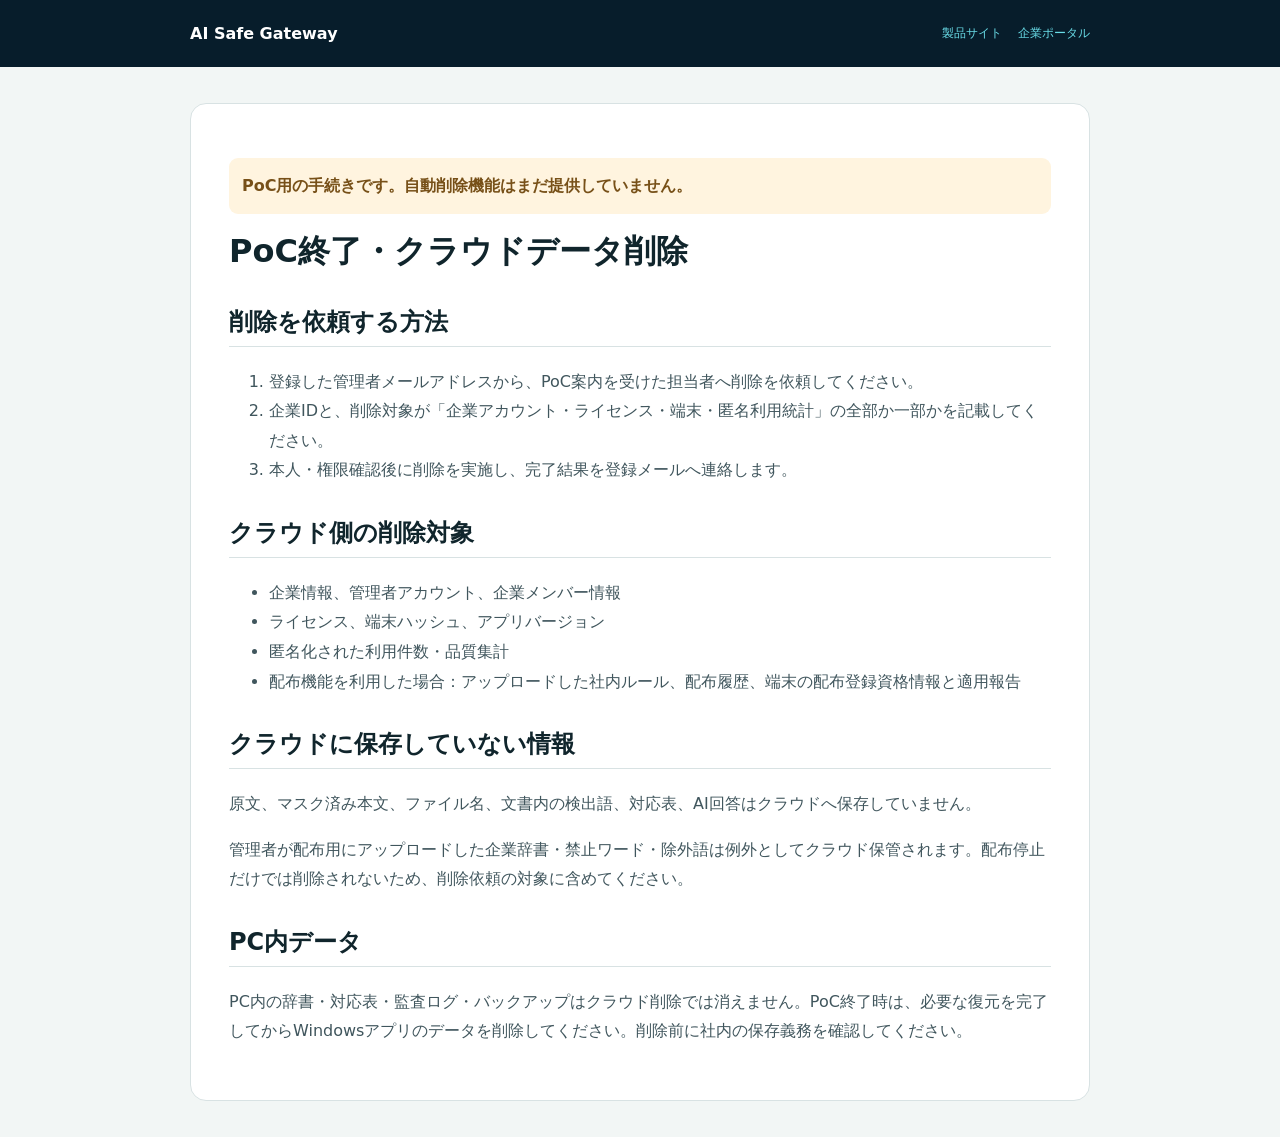
<file: data-deletion.html>
<!doctype html><html lang="ja"><head><meta charset="utf-8"><meta name="viewport" content="width=device-width,initial-scale=1"><title>解約・データ削除 | AI Safe Gateway</title><link rel="stylesheet" href="legal.css"></head><body><header class="legal-header"><div><strong>AI Safe Gateway</strong><nav><a href="lp/">製品サイト</a><a href="index.html">企業ポータル</a></nav></div></header><main class="legal-main"><p class="draft">PoC用の手続きです。自動削除機能はまだ提供していません。</p><h1>PoC終了・クラウドデータ削除</h1><h2>削除を依頼する方法</h2><ol><li>登録した管理者メールアドレスから、PoC案内を受けた担当者へ削除を依頼してください。</li><li>企業IDと、削除対象が「企業アカウント・ライセンス・端末・匿名利用統計」の全部か一部かを記載してください。</li><li>本人・権限確認後に削除を実施し、完了結果を登録メールへ連絡します。</li></ol><h2>クラウド側の削除対象</h2><ul><li>企業情報、管理者アカウント、企業メンバー情報</li><li>ライセンス、端末ハッシュ、アプリバージョン</li><li>匿名化された利用件数・品質集計</li><li>配布機能を利用した場合：アップロードした社内ルール、配布履歴、端末の配布登録資格情報と適用報告</li></ul><h2>クラウドに保存していない情報</h2><p>原文、マスク済み本文、ファイル名、文書内の検出語、対応表、AI回答はクラウドへ保存していません。</p><p>管理者が配布用にアップロードした企業辞書・禁止ワード・除外語は例外としてクラウド保管されます。配布停止だけでは削除されないため、削除依頼の対象に含めてください。</p><h2>PC内データ</h2><p>PC内の辞書・対応表・監査ログ・バックアップはクラウド削除では消えません。PoC終了時は、必要な復元を完了してからWindowsアプリのデータを削除してください。削除前に社内の保存義務を確認してください。</p></main></body></html>
</file>
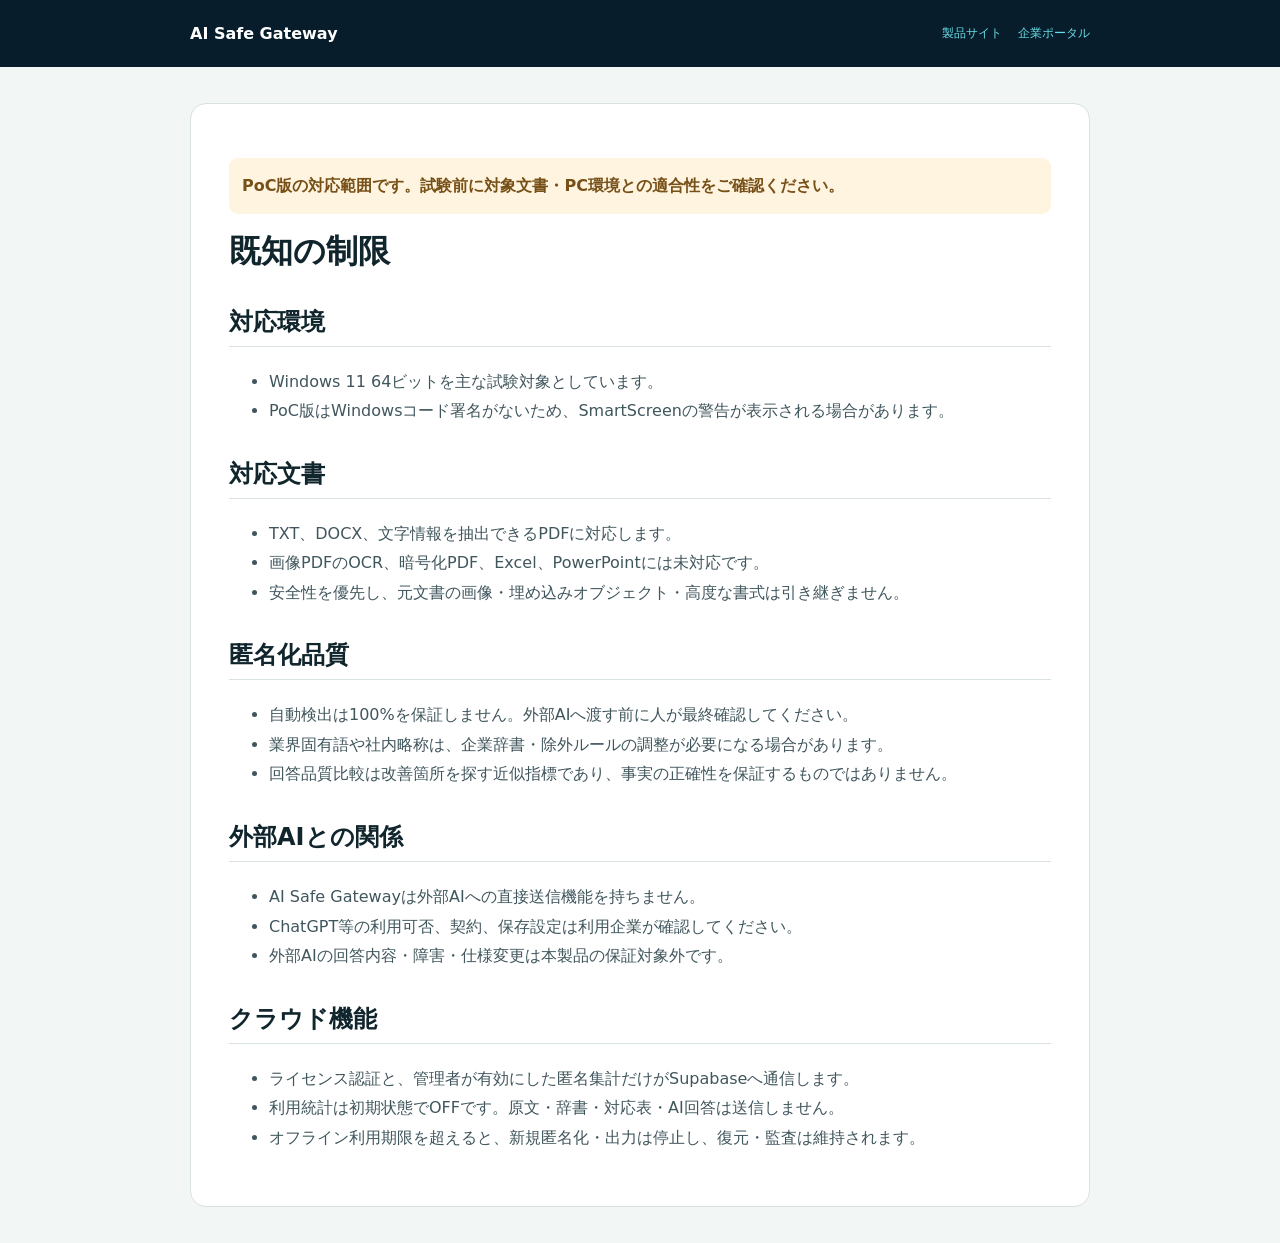
<file: limitations.html>
<!doctype html><html lang="ja"><head><meta charset="utf-8"><meta name="viewport" content="width=device-width,initial-scale=1"><title>既知の制限 | AI Safe Gateway</title><link rel="stylesheet" href="legal.css"></head><body><header class="legal-header"><div><strong>AI Safe Gateway</strong><nav><a href="lp/">製品サイト</a><a href="index.html">企業ポータル</a></nav></div></header><main class="legal-main"><p class="draft">PoC版の対応範囲です。試験前に対象文書・PC環境との適合性をご確認ください。</p><h1>既知の制限</h1><h2>対応環境</h2><ul><li>Windows 11 64ビットを主な試験対象としています。</li><li>PoC版はWindowsコード署名がないため、SmartScreenの警告が表示される場合があります。</li></ul><h2>対応文書</h2><ul><li>TXT、DOCX、文字情報を抽出できるPDFに対応します。</li><li>画像PDFのOCR、暗号化PDF、Excel、PowerPointには未対応です。</li><li>安全性を優先し、元文書の画像・埋め込みオブジェクト・高度な書式は引き継ぎません。</li></ul><h2>匿名化品質</h2><ul><li>自動検出は100%を保証しません。外部AIへ渡す前に人が最終確認してください。</li><li>業界固有語や社内略称は、企業辞書・除外ルールの調整が必要になる場合があります。</li><li>回答品質比較は改善箇所を探す近似指標であり、事実の正確性を保証するものではありません。</li></ul><h2>外部AIとの関係</h2><ul><li>AI Safe Gatewayは外部AIへの直接送信機能を持ちません。</li><li>ChatGPT等の利用可否、契約、保存設定は利用企業が確認してください。</li><li>外部AIの回答内容・障害・仕様変更は本製品の保証対象外です。</li></ul><h2>クラウド機能</h2><ul><li>ライセンス認証と、管理者が有効にした匿名集計だけがSupabaseへ通信します。</li><li>利用統計は初期状態でOFFです。原文・辞書・対応表・AI回答は送信しません。</li><li>オフライン利用期限を超えると、新規匿名化・出力は停止し、復元・監査は維持されます。</li></ul></main></body></html>
</file>
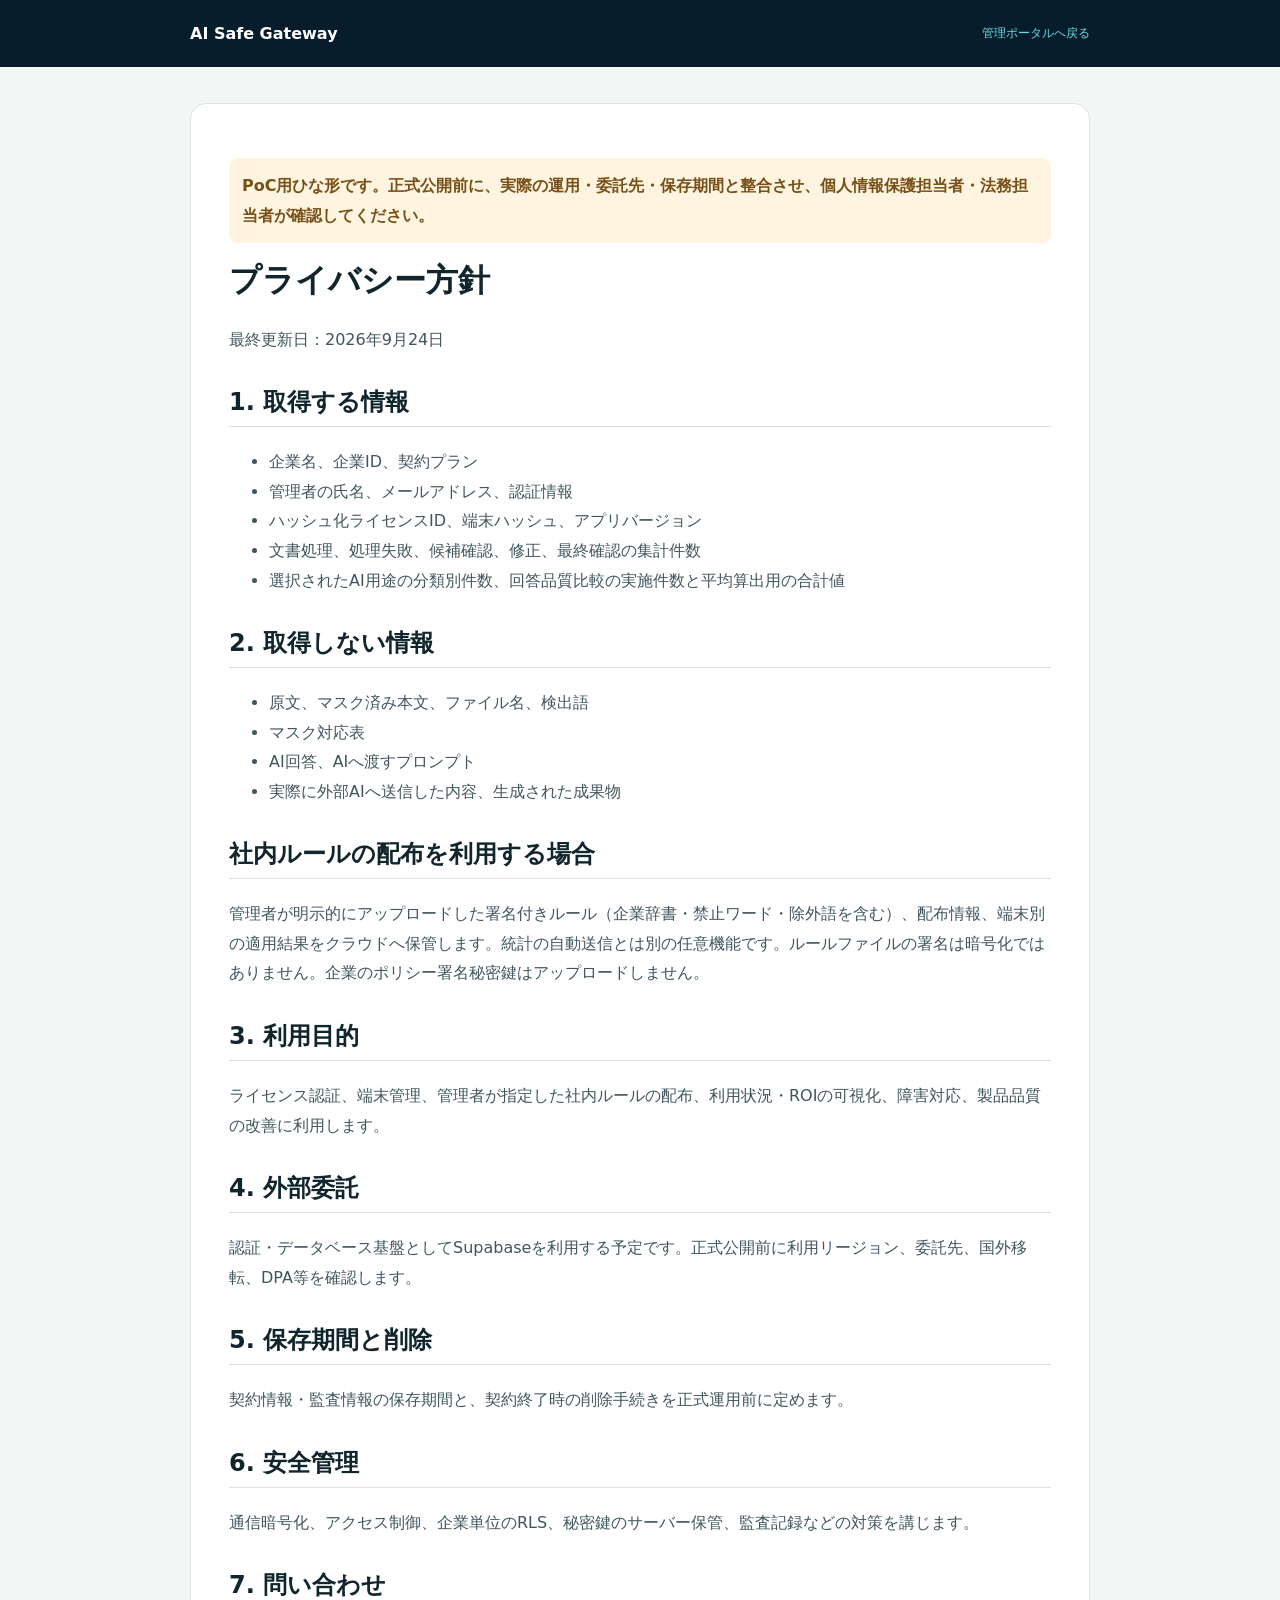
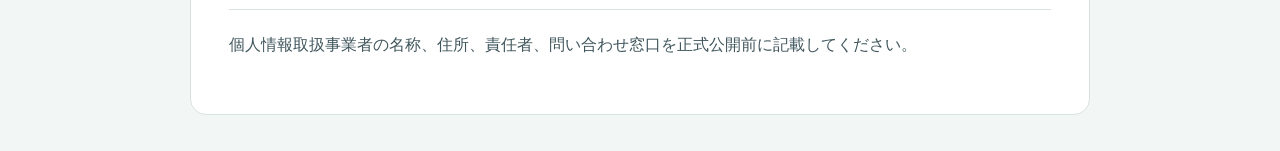
<file: privacy.html>
<!doctype html><html lang="ja"><head><meta charset="utf-8"><meta name="viewport" content="width=device-width,initial-scale=1"><title>プライバシー方針（PoCひな形）</title><link rel="stylesheet" href="legal.css"></head><body><header class="legal-header"><div><strong>AI Safe Gateway</strong><a href="index.html">管理ポータルへ戻る</a></div></header><main class="legal-main"><p class="draft">PoC用ひな形です。正式公開前に、実際の運用・委託先・保存期間と整合させ、個人情報保護担当者・法務担当者が確認してください。</p><h1>プライバシー方針</h1><p>最終更新日：2026年9月24日</p><h2>1. 取得する情報</h2><ul><li>企業名、企業ID、契約プラン</li><li>管理者の氏名、メールアドレス、認証情報</li><li>ハッシュ化ライセンスID、端末ハッシュ、アプリバージョン</li><li>文書処理、処理失敗、候補確認、修正、最終確認の集計件数</li><li>選択されたAI用途の分類別件数、回答品質比較の実施件数と平均算出用の合計値</li></ul><h2>2. 取得しない情報</h2><ul><li>原文、マスク済み本文、ファイル名、検出語</li><li>マスク対応表</li><li>AI回答、AIへ渡すプロンプト</li><li>実際に外部AIへ送信した内容、生成された成果物</li></ul><h2>社内ルールの配布を利用する場合</h2><p>管理者が明示的にアップロードした署名付きルール（企業辞書・禁止ワード・除外語を含む）、配布情報、端末別の適用結果をクラウドへ保管します。統計の自動送信とは別の任意機能です。ルールファイルの署名は暗号化ではありません。企業のポリシー署名秘密鍵はアップロードしません。</p><h2>3. 利用目的</h2><p>ライセンス認証、端末管理、管理者が指定した社内ルールの配布、利用状況・ROIの可視化、障害対応、製品品質の改善に利用します。</p><h2>4. 外部委託</h2><p>認証・データベース基盤としてSupabaseを利用する予定です。正式公開前に利用リージョン、委託先、国外移転、DPA等を確認します。</p><h2>5. 保存期間と削除</h2><p>契約情報・監査情報の保存期間と、契約終了時の削除手続きを正式運用前に定めます。</p><h2>6. 安全管理</h2><p>通信暗号化、アクセス制御、企業単位のRLS、秘密鍵のサーバー保管、監査記録などの対策を講じます。</p><h2>7. 問い合わせ</h2><p>個人情報取扱事業者の名称、住所、責任者、問い合わせ窓口を正式公開前に記載してください。</p></main></body></html>
</file>
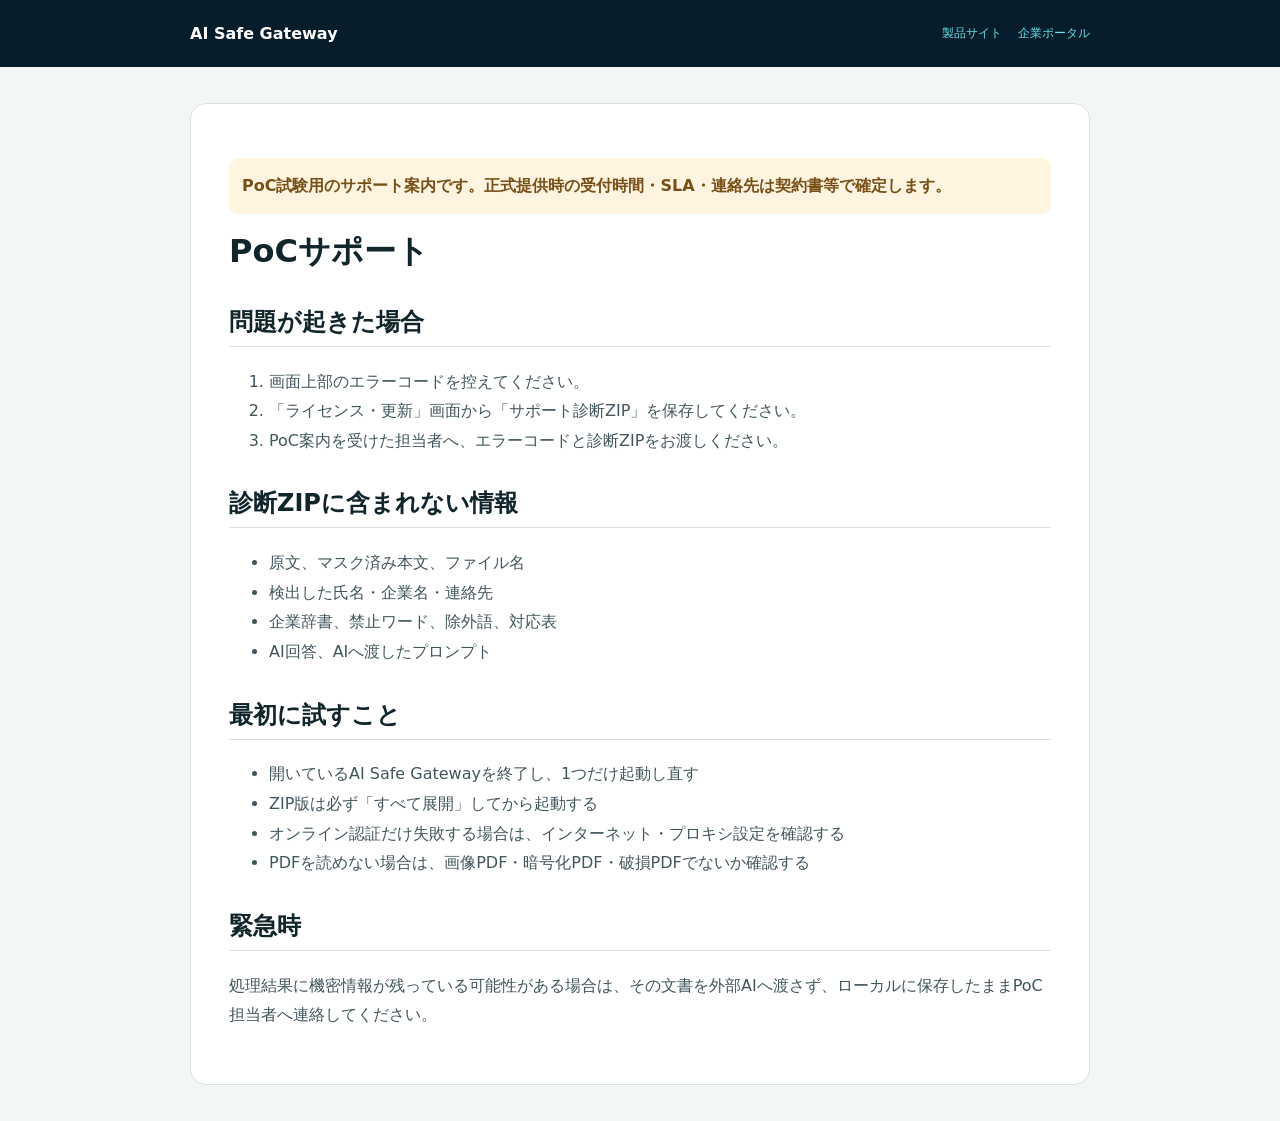
<file: support.html>
<!doctype html><html lang="ja"><head><meta charset="utf-8"><meta name="viewport" content="width=device-width,initial-scale=1"><title>PoCサポート | AI Safe Gateway</title><link rel="stylesheet" href="legal.css"></head><body><header class="legal-header"><div><strong>AI Safe Gateway</strong><nav><a href="lp/">製品サイト</a><a href="index.html">企業ポータル</a></nav></div></header><main class="legal-main"><p class="draft">PoC試験用のサポート案内です。正式提供時の受付時間・SLA・連絡先は契約書等で確定します。</p><h1>PoCサポート</h1><h2>問題が起きた場合</h2><ol><li>画面上部のエラーコードを控えてください。</li><li>「ライセンス・更新」画面から「サポート診断ZIP」を保存してください。</li><li>PoC案内を受けた担当者へ、エラーコードと診断ZIPをお渡しください。</li></ol><h2>診断ZIPに含まれない情報</h2><ul><li>原文、マスク済み本文、ファイル名</li><li>検出した氏名・企業名・連絡先</li><li>企業辞書、禁止ワード、除外語、対応表</li><li>AI回答、AIへ渡したプロンプト</li></ul><h2>最初に試すこと</h2><ul><li>開いているAI Safe Gatewayを終了し、1つだけ起動し直す</li><li>ZIP版は必ず「すべて展開」してから起動する</li><li>オンライン認証だけ失敗する場合は、インターネット・プロキシ設定を確認する</li><li>PDFを読めない場合は、画像PDF・暗号化PDF・破損PDFでないか確認する</li></ul><h2>緊急時</h2><p>処理結果に機密情報が残っている可能性がある場合は、その文書を外部AIへ渡さず、ローカルに保存したままPoC担当者へ連絡してください。</p></main></body></html>
</file>
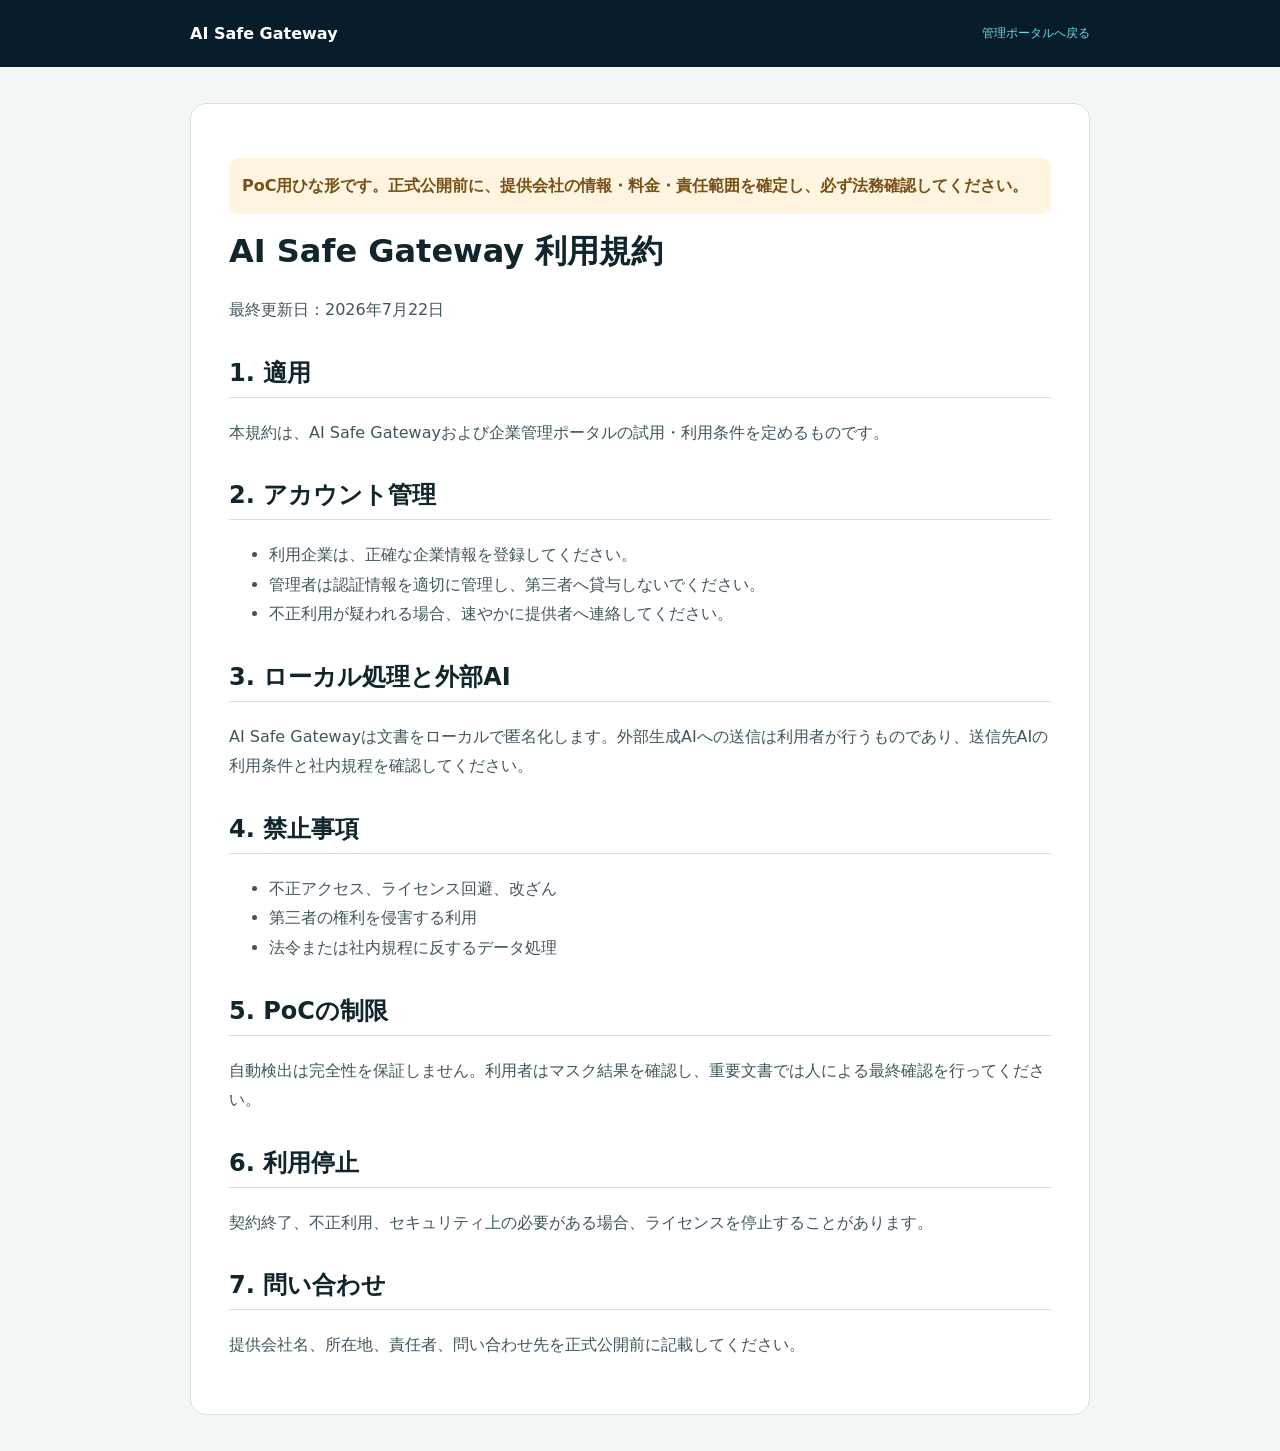
<file: terms.html>
<!doctype html><html lang="ja"><head><meta charset="utf-8"><meta name="viewport" content="width=device-width,initial-scale=1"><title>利用規約（PoCひな形）</title><link rel="stylesheet" href="legal.css"></head><body><header class="legal-header"><div><strong>AI Safe Gateway</strong><a href="index.html">管理ポータルへ戻る</a></div></header><main class="legal-main"><p class="draft">PoC用ひな形です。正式公開前に、提供会社の情報・料金・責任範囲を確定し、必ず法務確認してください。</p><h1>AI Safe Gateway 利用規約</h1><p>最終更新日：2026年7月22日</p><h2>1. 適用</h2><p>本規約は、AI Safe Gatewayおよび企業管理ポータルの試用・利用条件を定めるものです。</p><h2>2. アカウント管理</h2><ul><li>利用企業は、正確な企業情報を登録してください。</li><li>管理者は認証情報を適切に管理し、第三者へ貸与しないでください。</li><li>不正利用が疑われる場合、速やかに提供者へ連絡してください。</li></ul><h2>3. ローカル処理と外部AI</h2><p>AI Safe Gatewayは文書をローカルで匿名化します。外部生成AIへの送信は利用者が行うものであり、送信先AIの利用条件と社内規程を確認してください。</p><h2>4. 禁止事項</h2><ul><li>不正アクセス、ライセンス回避、改ざん</li><li>第三者の権利を侵害する利用</li><li>法令または社内規程に反するデータ処理</li></ul><h2>5. PoCの制限</h2><p>自動検出は完全性を保証しません。利用者はマスク結果を確認し、重要文書では人による最終確認を行ってください。</p><h2>6. 利用停止</h2><p>契約終了、不正利用、セキュリティ上の必要がある場合、ライセンスを停止することがあります。</p><h2>7. 問い合わせ</h2><p>提供会社名、所在地、責任者、問い合わせ先を正式公開前に記載してください。</p></main></body></html>
</file>
<file: styles.css>
:root {
  color-scheme: light;
  --navy-1000:#04121c; --navy-950:#071d2b; --navy-900:#0a293b;
  --cyan:#18b9cd; --cyan-soft:#dff6f8; --green:#08704f; --green-soft:#e5f4ee;
  --amber:#bc7a17; --amber-soft:#fff4df; --red:#b64d44; --red-soft:#fbecea;
  --ink:#10252c; --muted:#607178; --line:#d8e2e3; --surface:#fff;
  --canvas:#f2f6f5; --shadow:0 18px 45px rgba(7,29,43,.09);
  font-family:"Yu Gothic UI","Hiragino Kaku Gothic ProN",Meiryo,system-ui,sans-serif;
}
*{box-sizing:border-box} body{margin:0;color:var(--ink);background:var(--canvas)}
button,input,select{font:inherit} button{cursor:pointer} [hidden]{display:none!important}
.notice{position:fixed;z-index:100;left:50%;top:18px;transform:translateX(-50%);max-width:min(620px,calc(100% - 32px));padding:13px 18px;border-radius:12px;background:var(--navy-950);color:#fff;box-shadow:var(--shadow)}
.notice.error{background:#8e322c}.notice.success{background:var(--green)}
.auth-shell{min-height:100vh;display:grid;grid-template-columns:minmax(420px,1.08fr) minmax(440px,.92fr);background:var(--navy-1000)}
.auth-brand{position:relative;overflow:hidden;padding:clamp(44px,7vw,96px);display:flex;flex-direction:column;justify-content:center;color:#eaf9fb;background:radial-gradient(circle at 78% 45%,rgba(24,185,205,.18),transparent 30%),linear-gradient(145deg,#061824,#0a2c3e)}
.auth-brand:after{content:"";position:absolute;right:-160px;bottom:-180px;width:520px;height:520px;border:1px solid rgba(66,218,230,.2);border-radius:50%;box-shadow:0 0 0 65px rgba(24,185,205,.035),0 0 0 130px rgba(24,185,205,.025)}
.brand-mark{width:72px;height:72px;display:grid;place-items:center;border:1px solid rgba(55,213,228,.5);border-radius:20px;background:rgba(7,38,54,.55);box-shadow:0 0 34px rgba(24,185,205,.16)}
.brand-mark svg{width:44px;fill:none;stroke:#62deea;stroke-width:2.5;stroke-linejoin:round}
.eyebrow{margin:30px 0 10px;color:#65dce7;font-size:12px;letter-spacing:.2em;font-weight:800}.eyebrow.dark{margin:0 0 8px;color:#087e91}
.auth-brand h1{font-size:clamp(38px,5vw,68px);line-height:1.13;letter-spacing:-.04em;margin:0;position:relative;z-index:1}.auth-brand h1 span{color:#68dfea}.auth-lead{max-width:650px;font-size:17px;line-height:1.9;color:#b8ced5;position:relative;z-index:1}
.privacy-flow{display:grid;grid-template-columns:1fr auto 1fr auto 1fr;gap:12px;align-items:center;margin-top:32px;position:relative;z-index:1}.privacy-flow>div{padding:18px;border:1px solid rgba(91,212,224,.23);border-radius:14px;background:rgba(5,25,37,.62)}.privacy-flow strong,.privacy-flow small{display:block}.privacy-flow small{margin-top:5px;color:#91abb3}.privacy-flow>span{color:#60dce8}
.privacy-badges{display:flex;gap:8px;margin-top:20px;position:relative;z-index:1}.privacy-badges span{font-size:12px;padding:7px 10px;border-radius:99px;background:rgba(91,212,224,.1);color:#a9e9ee}
.auth-panel{display:grid;place-items:center;padding:40px;background:#eef4f3}.auth-card{width:min(530px,100%);background:#fff;border:1px solid #d9e4e5;border-radius:24px;padding:34px;box-shadow:var(--shadow)}
.auth-card-head{display:flex;align-items:center;justify-content:space-between;margin-bottom:28px}.portal-logo{display:flex;align-items:center;gap:10px}.portal-logo span{display:grid;place-items:center;width:42px;height:42px;border-radius:12px;background:var(--navy-950);color:#54d4df;font-size:12px;font-weight:900}.portal-logo strong{font-size:15px}.environment-badge{font-size:10px;letter-spacing:.1em;padding:6px 9px;border-radius:99px;background:var(--amber-soft);color:#8b5a12;font-weight:800}
.auth-site-link{display:flex;align-items:center;justify-content:space-between;gap:14px;margin:-12px 0 20px;padding:12px 14px;border:1px solid var(--line);border-radius:10px;background:#f5f9f8;color:var(--navy-900);font-size:13px;font-weight:800;text-decoration:none;transition:border-color .16s ease,background .16s ease,transform .16s ease}.auth-site-link span{color:var(--green-700);font-size:18px}.auth-site-link:hover{border-color:var(--green-600);background:#eef8f3;transform:translateY(-1px)}
.auth-tabs{display:grid;grid-template-columns:1fr 1fr;padding:4px;border-radius:12px;background:#edf2f1}.auth-tab{border:0;border-radius:9px;padding:11px;background:transparent;color:var(--muted);font-weight:700}.auth-tab.active{background:#fff;color:var(--navy-950);box-shadow:0 3px 12px rgba(12,40,51,.08)}
.auth-form{display:grid;gap:16px;margin-top:25px}.form-heading h2{margin:0;font-size:25px}.form-heading p{margin:7px 0 0;color:var(--muted);font-size:13px}.auth-form label,.modal label{display:grid;gap:7px;font-size:12px;font-weight:700;color:#354b52}.auth-form input,.modal input,.modal select,.page-heading select{width:100%;min-width:0;border:1px solid #cbd8da;border-radius:10px;background:#fff;padding:13px 14px;color:var(--ink);outline:none}.auth-form input:focus,.modal input:focus,.modal select:focus,.page-heading select:focus{border-color:#1599aa;box-shadow:0 0 0 3px rgba(24,185,205,.13)}
.form-grid{display:grid;grid-template-columns:1fr 1fr;gap:14px}.consent{grid-template-columns:auto 1fr!important;align-items:start}.consent input{width:auto;margin-top:3px}.consent span{font-weight:500;line-height:1.55}
.primary-button,.demo-button{border:0;border-radius:10px;padding:14px;font-weight:800}.primary-button{background:var(--navy-950);color:#fff}.primary-button:hover{background:#0e3e55}.demo-button{background:var(--cyan-soft);color:#096a78}.form-note{text-align:center;color:#7c898e;font-size:11px;margin:0}
.form-link{justify-self:end;border:0;background:transparent;color:#087b8c;font-size:11px;font-weight:700;padding:0}.consent a{color:#087b8c}
.portal-shell{min-height:100vh}.sidebar{position:fixed;z-index:20;inset:0 auto 0 0;width:250px;padding:25px 18px;background:var(--navy-950);color:#dce9ec;display:flex;flex-direction:column}.sidebar-brand{display:flex;align-items:center;gap:11px;padding:0 6px 24px;border-bottom:1px solid rgba(255,255,255,.09)}.sidebar-brand strong,.sidebar-brand small{display:block}.sidebar-brand strong{font-size:15px}.sidebar-brand small{margin-top:4px;color:#75929d;font-size:10px}.mini-shield{width:42px;height:42px;display:grid;place-items:center;border-radius:13px;border:1px solid #177b8b;color:#4dd5e1;font-size:11px;font-weight:900}
.sidebar nav{display:grid;gap:6px;margin-top:28px}.nav-button{display:flex;gap:12px;align-items:center;width:100%;border:0;border-radius:11px;padding:13px;background:transparent;color:#a7bec6;text-align:left;font-weight:700}.nav-button span{width:22px;text-align:center;color:#59cbd7}.nav-button:hover{background:rgba(255,255,255,.05);color:#fff}.nav-button.active{background:#0f4258;color:#fff;box-shadow:inset 3px 0 #48d3de}
.sidebar-privacy{margin-top:auto;padding:14px;border:1px solid rgba(78,203,215,.18);border-radius:12px;background:rgba(3,16,25,.28)}.sidebar-privacy strong{font-size:11px;color:#63d5df}.sidebar-privacy p{font-size:10px;line-height:1.65;color:#809ba4}.logout-button{margin-top:12px;border:0;background:transparent;color:#8ba4ad;padding:10px}.portal-main{margin-left:250px;min-width:0}.topbar{height:78px;display:flex;align-items:center;justify-content:space-between;padding:0 32px;background:#fff;border-bottom:1px solid var(--line);position:sticky;top:0;z-index:15}.topbar p{margin:0;font-weight:800}.topbar small{color:var(--muted)}.topbar-actions{display:flex;align-items:center;gap:11px}.topbar-actions button{border:1px solid var(--line);background:#fff;border-radius:9px;padding:9px 12px}.sync-status{font-size:11px;color:var(--muted)}.sync-status i{display:inline-block;width:7px;height:7px;border-radius:50%;background:#27ad7c;margin-right:6px}.avatar{width:36px;height:36px;display:grid;place-items:center;border-radius:50%;background:var(--navy-950);color:#fff;font-weight:800}.menu-button{display:none;border:0;background:transparent;font-size:20px}
.content{max-width:1460px;margin:0 auto;padding:36px}.view{display:none}.view.active{display:block}.page-heading{display:flex;justify-content:space-between;gap:24px;align-items:end;margin-bottom:24px}.page-heading h2{font-size:32px;margin:0}.page-heading p:not(.eyebrow){color:var(--muted);margin:7px 0 0}.page-heading select{width:auto;min-width:145px}
.privacy-strip{display:flex;align-items:center;gap:13px;padding:14px 17px;border:1px solid #bde5df;border-radius:13px;background:#eaf7f3;margin-bottom:18px}.privacy-icon{width:34px;height:34px;display:grid;place-items:center;border-radius:10px;background:#cceee4;color:var(--green);font-weight:900}.privacy-strip strong,.privacy-strip small{display:block}.privacy-strip small{margin-top:3px;color:#4f7167}.privacy-strip button{margin-left:auto;border:0;background:transparent;color:var(--green);font-weight:800}
.kpi-grid{display:grid;grid-template-columns:repeat(4,minmax(0,1fr));gap:14px;margin-bottom:18px}.kpi-card{position:relative;overflow:hidden;background:#fff;border:1px solid var(--line);border-radius:15px;padding:19px;box-shadow:0 6px 20px rgba(9,34,45,.045)}.kpi-card:before{content:"";position:absolute;inset:0 auto 0 0;width:4px;background:var(--cyan)}.kpi-card small{color:var(--muted)}.kpi-value{display:flex;align-items:end;gap:5px;margin-top:14px}.kpi-value strong{font-size:30px;line-height:1}.kpi-value span{font-size:12px;color:var(--muted)}.kpi-trend{position:absolute;right:15px;bottom:18px;font-size:11px;color:var(--green)}
.dashboard-grid{display:grid;grid-template-columns:minmax(0,1.55fr) minmax(300px,.75fr);gap:18px}.panel{background:#fff;border:1px solid var(--line);border-radius:16px;padding:22px;box-shadow:0 7px 23px rgba(9,34,45,.04);min-width:0}.panel-head{display:flex;align-items:start;justify-content:space-between;gap:15px}.panel h3{margin:0;font-size:17px}.panel-head p{margin:5px 0 0;color:var(--muted);font-size:11px}.panel-total{font-size:12px;color:var(--muted)}
.usage-chart{height:245px;display:flex;align-items:end;gap:9px;padding-top:25px;border-bottom:1px solid #dbe4e5}.bar-column{height:100%;flex:1;display:flex;flex-direction:column;justify-content:end;align-items:center;gap:7px;min-width:0}.bar-value{font-size:9px;color:#61777d}.bar{width:min(34px,72%);min-height:3px;border-radius:5px 5px 0 0;background:linear-gradient(#21b7c8,#08778b)}.bar-label{font-size:9px;color:#73858b;white-space:nowrap}.donut{--value:0;display:grid;place-items:center;width:165px;aspect-ratio:1;margin:20px auto 15px;border-radius:50%;background:conic-gradient(var(--green) calc(var(--value)*1%),#e6eeee 0);position:relative}.donut:after{content:"";position:absolute;inset:18px;border-radius:50%;background:#fff}.donut>div{z-index:1;text-align:center}.donut strong,.donut small{display:block}.donut strong{font-size:27px}.donut small{color:var(--muted);font-size:10px}.quality-legend{display:grid;gap:8px}.legend-row{display:grid;grid-template-columns:auto 1fr auto;align-items:center;gap:8px;font-size:11px}.legend-dot{width:8px;height:8px;border-radius:50%}
.insight-list{display:grid;gap:11px;margin-top:18px}.insight{display:grid;grid-template-columns:38px 1fr;gap:12px;padding:12px;border-radius:11px;background:#f5f8f7}.insight-icon{width:38px;height:38px;display:grid;place-items:center;border-radius:10px;background:#e0f2ed;color:var(--green);font-weight:900}.insight strong,.insight small{display:block}.insight small{margin-top:4px;color:var(--muted);line-height:1.45}.device-meter{margin-top:24px}.meter-head{display:flex;justify-content:space-between;font-size:12px}.meter-track{height:10px;margin:10px 0;border-radius:99px;background:#e6eeee;overflow:hidden}.meter-fill{height:100%;border-radius:inherit;background:linear-gradient(90deg,var(--green),#35b887)}.device-stats{display:grid;grid-template-columns:repeat(3,1fr);gap:8px}.device-stat{padding:10px;border-radius:9px;background:#f4f7f7}.device-stat strong,.device-stat small{display:block}.device-stat small{color:var(--muted);font-size:9px}.text-button{border:0;background:transparent;color:#087b8c;font-weight:800}
.dashboard-controls{display:flex;align-items:center;gap:10px}.secondary-button.compact{padding:10px 13px;background:#fff}.executive-summary{display:grid;grid-template-columns:repeat(4,minmax(0,1fr));overflow:hidden;margin-bottom:16px;border:1px solid #123c4d;border-radius:18px;background:linear-gradient(135deg,#071d2b,#0c3345);box-shadow:0 15px 35px rgba(7,29,43,.13)}.verdict-card{position:relative;min-height:116px;padding:21px 20px;color:#fff;border-right:1px solid rgba(255,255,255,.11)}.verdict-card:last-child{border-right:0}.verdict-card:before{content:"";position:absolute;left:20px;top:0;width:42px;height:3px;border-radius:0 0 4px 4px;background:#729099}.verdict-card.good:before{background:#4dd5a4}.verdict-card.watch:before{background:#e8ae4d}.verdict-card small,.verdict-card strong,.verdict-card span{display:block}.verdict-card small{color:#84a6b1;font-size:10px;letter-spacing:.08em}.verdict-card strong{margin-top:13px;font-size:18px}.verdict-card span{margin-top:8px;color:#acc2c9;font-size:10px;line-height:1.5}
.outcome-grid{display:grid;grid-template-columns:repeat(4,minmax(0,1fr));gap:12px;margin-bottom:16px}.outcome-card{display:grid;grid-template-columns:44px 1fr;gap:13px;align-items:center;min-width:0;padding:17px;border:1px solid var(--line);border-radius:14px;background:#fff;box-shadow:0 6px 18px rgba(9,34,45,.04)}.outcome-icon{width:44px;height:44px;display:grid;place-items:center;border-radius:12px;color:#08788a;background:#e5f6f7;font-size:19px;font-style:normal}.outcome-icon:before{font-weight:800}.outcome-icon.document:before{content:"▤"}.outcome-icon.device:before{content:"▣"}.outcome-icon.time:before{content:"◷"}.outcome-icon.money:before{content:"¥"}.outcome-card small,.outcome-card em{display:block}.outcome-card small{color:var(--muted);font-size:10px}.outcome-card em{margin-top:5px;color:#678087;font-size:9px;font-style:normal}.outcome-value{display:flex;align-items:baseline;gap:4px;margin-top:4px;white-space:nowrap}.outcome-value strong{font-size:23px;line-height:1;overflow:hidden;text-overflow:ellipsis}.outcome-value span{font-size:10px;color:var(--muted)}
.decision-grid{display:grid;grid-template-columns:repeat(2,minmax(0,1fr));gap:16px}.decision-grid>.panel{min-height:325px}.panel-kicker{margin:0 0 7px!important;color:#078093!important;font-size:9px!important;font-weight:900;letter-spacing:.16em}.adoption-hero{display:grid;grid-template-columns:150px 1fr;gap:22px;align-items:center;margin-top:21px}.radial-progress{--progress:0;position:relative;width:142px;aspect-ratio:1;display:grid;place-items:center;border-radius:50%;background:conic-gradient(#18a8b9 calc(var(--progress)*1%),#e4eded 0)}.radial-progress:after{content:"";position:absolute;inset:13px;border-radius:50%;background:#fff}.radial-progress strong,.radial-progress small{position:relative;z-index:1;display:block;text-align:center}.radial-progress strong{font-size:27px}.radial-progress small{margin-top:-38px;color:var(--muted);font-size:9px}.compact-stats{display:grid;grid-template-columns:repeat(3,1fr);gap:8px}.compact-stats>div{padding:13px 9px;border-radius:11px;background:#f2f7f6}.compact-stats strong,.compact-stats small{display:block}.compact-stats strong{font-size:20px}.compact-stats small{margin-top:4px;color:var(--muted);font-size:9px}.data-note{margin:18px 0 0;padding-top:12px;border-top:1px solid #e3eaea;color:#667a80;font-size:9px;line-height:1.6}
.metric-row{margin-top:17px}.metric-row-head{display:flex;align-items:center;justify-content:space-between;font-size:11px}.metric-row-head strong{font-size:13px}.metric-track{height:8px;margin:7px 0;border-radius:99px;overflow:hidden;background:#e7eeee}.metric-track i{display:block;height:100%;border-radius:inherit;background:linear-gradient(90deg,#0e8c9d,#39c2c9)}.metric-row small{color:var(--muted);font-size:9px}.usecase-bars{display:grid;gap:13px;margin-top:20px}.usecase-row{display:grid;grid-template-columns:90px 1fr 50px;gap:9px;align-items:center;font-size:10px}.usecase-row>div{height:9px;border-radius:99px;background:#e8eeee;overflow:hidden}.usecase-row i{display:block;height:100%;border-radius:inherit;background:#0d91a4}.usecase-row.contract i{background:#b07a28}.usecase-row.analysis i{background:#546fc2}.usecase-row.general i{background:#788b91}.usecase-row strong{text-align:right}.quality-chip{display:grid;grid-template-columns:1fr auto;align-items:center;gap:2px 12px;margin-top:20px;padding:13px 15px;border:1px solid #c7e2dc;border-radius:12px;background:#edf8f4}.quality-chip span{font-size:10px}.quality-chip strong{grid-row:1/3;grid-column:2;font-size:24px;color:var(--green)}.quality-chip small{font-size:9px;color:var(--muted)}.empty-metric{margin-top:25px;padding:24px;border:1px dashed #bed0d2;border-radius:12px;background:#f6f9f8}.empty-metric p{color:var(--muted);font-size:11px;line-height:1.6}
.impact-hero{display:flex;align-items:baseline;gap:10px;margin-top:18px;padding:17px;border-radius:13px;background:#f0f5f4}.impact-hero.good{background:#eaf7f2}.impact-hero.watch{background:#fff6e7}.impact-hero small{color:var(--muted)}.impact-hero strong{font-size:31px}.impact-hero.good strong{color:var(--green)}.impact-hero.watch strong{color:#966219}.impact-hero span{margin-left:auto;color:var(--muted);font-size:9px}.money-flow{display:grid;grid-template-columns:1fr auto 1fr auto 1fr;gap:8px;align-items:center;margin-top:16px}.money-flow>div{min-width:0;padding:12px;border-radius:10px;background:#f5f8f7}.money-flow small,.money-flow strong{display:block}.money-flow small{color:var(--muted);font-size:8px}.money-flow strong{margin-top:5px;font-size:15px;white-space:nowrap}.money-flow .negative{color:var(--red)}.dashboard-lower-grid{display:grid;grid-template-columns:minmax(0,1.55fr) minmax(310px,.75fr);gap:16px;margin-top:16px}.dashboard-lower-grid .panel{min-height:320px}
.outcome-icon.money:before{content:"≋"}.opportunity-callout{margin-top:18px;padding:14px 15px;border-left:3px solid #18a8b9;border-radius:4px 11px 11px 4px;background:#eef8f8}.opportunity-callout small,.opportunity-callout strong{display:block}.opportunity-callout small{color:#087d8d;font-size:8px;font-weight:900;letter-spacing:.1em}.opportunity-callout strong{margin-top:5px;font-size:13px}.opportunity-callout p{margin:6px 0 0;color:#4f686f;font-size:9px;line-height:1.65}.time-breakdown{display:grid;grid-template-columns:repeat(3,1fr);gap:8px;margin-top:16px}.time-breakdown>div{min-width:0;padding:13px;border-radius:10px;background:#f5f8f7}.time-breakdown small,.time-breakdown strong{display:block}.time-breakdown small{color:var(--muted);font-size:8px}.time-breakdown strong{margin-top:5px;font-size:16px;white-space:nowrap}.form-grid.single-field{grid-template-columns:1fr}
.primary-small,.secondary-button{border-radius:10px;padding:11px 15px;font-weight:800}.primary-small{border:0;background:var(--navy-950);color:#fff}.secondary-button{border:1px solid #bdced1;background:#fff;color:#24424b}.summary-strip{display:grid;grid-template-columns:repeat(4,1fr);gap:1px;border:1px solid var(--line);border-radius:14px;overflow:hidden;background:var(--line);margin-bottom:18px}.summary-cell{padding:17px;background:#fff}.summary-cell small,.summary-cell strong{display:block}.summary-cell small{color:var(--muted)}.summary-cell strong{font-size:23px;margin-top:7px}.table-panel{margin-bottom:18px}.table-scroll{overflow-x:auto}table{width:100%;border-collapse:collapse;margin-top:18px}th,td{text-align:left;padding:13px 12px;border-bottom:1px solid #e3e9e9;font-size:12px}th{color:#667a80;font-size:10px;letter-spacing:.05em}td code{font-size:10px}.status-badge{display:inline-flex;padding:5px 8px;border-radius:99px;background:var(--green-soft);color:var(--green);font-size:10px;font-weight:800}.status-badge.warn{background:var(--amber-soft);color:#8d5b12}.status-badge.danger{background:var(--red-soft);color:var(--red)}
.mypage-grid{display:grid;grid-template-columns:.8fr 1.2fr;gap:18px}.company-card{display:flex;align-items:center;gap:17px;background:linear-gradient(135deg,var(--navy-950),#0e4961);color:#fff}.company-emblem{width:68px;height:68px;display:grid;place-items:center;border-radius:18px;background:rgba(81,217,229,.14);border:1px solid rgba(81,217,229,.3);font-size:25px;font-weight:900}.company-card h3{margin:5px 0 10px}.company-card small{color:#94b2bc}.details-card h3,.security-card h3{padding-bottom:14px;border-bottom:1px solid var(--line)}.details-card dl{display:grid;grid-template-columns:130px 1fr;gap:12px;font-size:12px}.details-card dt{color:var(--muted)}.details-card dd{margin:0;font-weight:700;overflow-wrap:anywhere}.security-list{display:grid;gap:10px}.security-list>div{display:grid;grid-template-columns:31px 1fr;gap:10px;align-items:center}.security-list>div>span{width:31px;height:31px;display:grid;place-items:center;border-radius:9px;background:var(--green-soft);color:var(--green)}.security-list p,.security-list strong,.security-list small{margin:0;display:block}.security-list small{color:var(--muted);margin-top:3px}
.modal{width:min(650px,calc(100% - 28px));border:0;border-radius:18px;padding:24px;color:var(--ink);box-shadow:0 25px 70px rgba(0,0,0,.25)}.modal::backdrop{background:rgba(3,18,28,.66)}.modal-head{display:flex;justify-content:space-between;gap:15px}.modal-head h2{margin:0}.modal-head p{color:var(--muted);font-size:12px}.icon-button{border:0;background:#eef3f2;border-radius:9px;width:35px;height:35px}.payload-list{display:flex;flex-wrap:wrap;gap:7px}.payload-list span{padding:7px 9px;border-radius:8px;background:var(--cyan-soft);font-size:11px;color:#086a77}.modal pre{max-height:250px;overflow:auto;padding:14px;border-radius:11px;background:#071d2b;color:#a7e8ec;font-size:10px}.modal-actions{display:flex;justify-content:flex-end;gap:10px;margin-top:20px}.modal .form-grid{margin-top:20px}.modal-note{padding:12px;border-radius:10px;background:var(--amber-soft);color:#7b551d;font-size:11px;line-height:1.55}
@media(max-width:1180px){.executive-summary,.outcome-grid{grid-template-columns:repeat(2,1fr)}.verdict-card:nth-child(2){border-right:0}.verdict-card:nth-child(-n+2){border-bottom:1px solid rgba(255,255,255,.11)}}
@media(max-width:1050px){.auth-shell{grid-template-columns:1fr}.auth-brand{min-height:430px}.auth-panel{padding:30px}.kpi-grid{grid-template-columns:repeat(2,1fr)}.dashboard-grid,.dashboard-lower-grid{grid-template-columns:1fr}.quality-panel,.devices-panel{min-height:auto}.decision-grid{grid-template-columns:1fr}}
@media(max-width:780px){.sidebar{transform:translateX(-100%);transition:transform .2s}.sidebar.open{transform:none}.portal-main{margin-left:0}.menu-button{display:block}.topbar{padding:0 16px}.sync-status{display:none}.content{padding:22px 14px}.page-heading{align-items:start;flex-direction:column}.page-heading select{width:100%}.dashboard-controls{width:100%}.dashboard-controls>*{flex:1}.privacy-strip{align-items:start}.privacy-strip button{display:none}.summary-strip{grid-template-columns:1fr 1fr}.mypage-grid{grid-template-columns:1fr}.outcome-grid{grid-template-columns:1fr 1fr}.adoption-hero{grid-template-columns:120px 1fr}.radial-progress{width:118px}}

/* Interactive product demos */
.demo-hero{position:relative;overflow:hidden;display:flex;align-items:center;justify-content:space-between;gap:32px;padding:36px 40px;border:1px solid #1d6075;border-radius:22px;background:radial-gradient(circle at 82% 20%,rgba(52,211,226,.17),transparent 26%),linear-gradient(125deg,#061a28 0%,#0a3043 62%,#0d4d58 100%);color:#fff;box-shadow:0 22px 48px rgba(7,31,42,.18)}
.demo-hero:after{content:"";position:absolute;right:-74px;top:-140px;width:360px;height:360px;border:1px solid rgba(102,226,233,.16);border-radius:50%;box-shadow:0 0 0 46px rgba(70,203,218,.035),0 0 0 92px rgba(70,203,218,.025)}
.demo-hero>div{position:relative;z-index:1}.demo-hero h2{max-width:720px;margin:5px 0 10px;font-size:clamp(28px,3vw,44px);letter-spacing:-.04em}.demo-hero p:not(.eyebrow){max-width:720px;margin:0;color:#b7cdd3;line-height:1.8}.demo-eyebrow{color:#65d8e2!important}.demo-local-badge{min-width:170px;padding:17px 18px;border:1px solid rgba(108,226,233,.26);border-radius:14px;background:rgba(3,19,29,.46);backdrop-filter:blur(8px)}.demo-local-badge span{display:inline-block;width:9px;height:9px;margin-right:8px;border-radius:50%;background:#35d69a;box-shadow:0 0 0 5px rgba(53,214,154,.12)}.demo-local-badge strong,.demo-local-badge small{display:block}.demo-local-badge strong{margin-top:-15px;margin-left:20px}.demo-local-badge small{margin:7px 0 0 20px;color:#88a9b2}
.demo-journey{display:grid;grid-template-columns:1fr 28px 1fr 28px 1fr;align-items:stretch;margin-top:20px}.demo-journey>i{display:grid;place-items:center;color:#49a7b4;font-size:20px;font-style:normal}.demo-journey article{position:relative;display:grid;grid-template-columns:72px 1fr;gap:16px;min-height:228px;padding:24px;border:1px solid #c8d9db;border-radius:18px;background:#fff;box-shadow:0 12px 26px rgba(13,47,58,.07)}.demo-journey article>b{position:absolute;top:17px;right:18px;color:#9bb1b6;font:800 11px/1 ui-monospace,monospace;letter-spacing:.1em}.demo-journey article>div{align-self:center}.demo-journey article small{color:#0c8495;font-size:9px;font-weight:900;letter-spacing:.15em}.demo-journey article strong{display:block;margin:7px 0 6px;font-size:19px}.demo-journey article p{min-height:42px;margin:0;color:var(--muted);font-size:11px;line-height:1.7}.demo-cta{grid-column:1/-1;display:flex;justify-content:space-between;align-items:center;margin-top:6px;padding:12px 14px;border:0;border-radius:10px;background:#edf7f5;color:#0b684e;font-weight:800}.demo-cta:hover{background:#0d7657;color:#fff;transform:translateY(-1px)}.demo-cta span{font-size:17px}.journey-icon{align-self:center;width:66px;height:76px;position:relative;display:block;border:1px solid #65b9c4;border-radius:13px;background:linear-gradient(145deg,#ecfbfb,#d8f0f1);box-shadow:0 10px 25px rgba(10,124,139,.12)}.journey-icon:before,.journey-icon:after{content:"";position:absolute}.document-icon:before{left:16px;top:20px;width:32px;height:3px;background:#16899a;box-shadow:0 11px #16899a,0 22px #16899a}.document-icon:after{right:-8px;bottom:-8px;width:28px;height:28px;border-radius:9px;background:#0d7758;box-shadow:inset 0 0 0 7px #dbf5ea}.browser-icon:before{inset:13px 10px;border:2px solid #16899a;border-radius:6px;box-shadow:inset 0 9px #c7e9eb}.browser-icon:after{left:25px;top:36px;width:14px;height:18px;border:2px solid #0d7758;border-radius:8px 8px 5px 5px;background:#e7f8ef}.chart-icon:before{left:15px;bottom:16px;width:8px;height:22px;border-radius:3px 3px 0 0;background:#16899a;box-shadow:13px -13px #16899a,26px -27px #0d7758}.chart-icon:after{left:13px;bottom:12px;width:40px;height:2px;background:#5ea8b3}.demo-assurance{display:flex;gap:14px;align-items:center;margin-top:18px;padding:17px 20px;border:1px solid #b9ddd1;border-radius:14px;background:#f0faf6}.demo-assurance>span{width:34px;height:34px;display:grid;place-items:center;flex:0 0 auto;border-radius:50%;background:#0d7758;color:#fff;font-weight:900}.demo-assurance strong,.demo-assurance p{display:block;margin:0}.demo-assurance p{margin-top:3px;color:#577077;font-size:11px}
.demo-page-heading{align-items:center}.demo-stepbar{display:grid;grid-template-columns:auto 1fr auto 1fr auto;align-items:center;margin:0 0 17px;padding:13px 20px;border:1px solid #cbdadd;border-radius:13px;background:#fff}.demo-stepbar span{display:flex;align-items:center;gap:9px;color:#7b8e93;font-size:11px;font-weight:800}.demo-stepbar span b{width:27px;height:27px;display:grid;place-items:center;border-radius:50%;background:#e7eeef;color:#6e858b}.demo-stepbar span.active{color:#0c604b}.demo-stepbar span.active b{background:#0d7758;color:#fff}.demo-stepbar i{height:2px;margin:0 14px;background:#dce5e5}.demo-stepbar i.done{background:#2faf85}
.mask-demo-shell{display:grid;grid-template-columns:1.05fr .95fr;border:1px solid #c7d8da;border-radius:18px;overflow:hidden;background:#fff;box-shadow:0 14px 30px rgba(9,44,57,.07)}.mask-demo-editor,.mask-demo-review{padding:24px}.mask-demo-review{border-left:1px solid #d9e4e4;background:#f7faf9}.demo-panel-head{display:flex;align-items:center;justify-content:space-between;gap:16px;margin-bottom:15px}.demo-panel-head small{color:#078496;font-size:9px;font-weight:900;letter-spacing:.15em}.demo-panel-head h3{margin:4px 0 0;font-size:19px}.local-pill,.count-pill,.safe-pill{padding:6px 9px;border-radius:99px;font-size:10px;font-weight:800}.local-pill{background:#e9f8f1;color:#0b7654}.count-pill{background:#e9f2f3;color:#3a656d}.safe-pill{background:#daf4e8;color:#087452}.mask-demo-editor textarea,.guard-composer textarea,.guard-intervention textarea{width:100%;resize:vertical;border:1px solid #c5d4d5;border-radius:12px;background:#fbfdfc;color:#142c33;font:14px/1.9 inherit}.mask-demo-editor textarea{min-height:280px;padding:18px}.mask-demo-editor textarea:focus,.guard-composer textarea:focus,.guard-intervention textarea:focus{outline:3px solid rgba(29,168,181,.12);border-color:#1595a5}.demo-editor-actions,.demo-result-actions{display:flex;align-items:center;justify-content:flex-end;gap:10px;margin-top:15px}.demo-primary{border:0;border-radius:10px;padding:12px 17px;background:linear-gradient(135deg,#087052,#0a8b66);color:#fff;font-weight:900;box-shadow:0 8px 18px rgba(8,112,82,.17)}.demo-primary:hover:not(:disabled){background:linear-gradient(135deg,#075d46,#087b5a);transform:translateY(-1px)}.demo-primary:disabled{opacity:.4;box-shadow:none}.demo-primary.full{width:100%;margin-top:13px}.demo-empty-state{min-height:222px;display:grid;place-items:center;align-content:center;text-align:center;border:1px dashed #b9cccc;border-radius:13px;color:#6c8288;background:#fff}.demo-empty-state>span{font-size:28px;color:#38a8b6}.demo-empty-state strong{margin-top:6px;color:#34555d}.demo-empty-state p{margin:4px 0;font-size:10px}.candidate-list{display:grid;gap:8px;max-height:222px;overflow:auto;padding-right:3px}.candidate-item{display:grid;grid-template-columns:auto 1fr auto;gap:10px;align-items:center;padding:10px 11px;border:1px solid #d6e1e1;border-radius:10px;background:#fff}.candidate-item:has(input:checked){border-color:#88cdb8;background:#f1faf6}.candidate-item input{width:17px;height:17px;accent-color:#087a59}.candidate-item strong,.candidate-item small{display:block}.candidate-item strong{font-size:12px}.candidate-item small{margin-top:3px;color:#6b8085;font-size:9px}.candidate-item>span{color:#087a59;font-size:10px;font-weight:900}.mask-demo-result{margin-top:18px;padding:24px;border:1px solid #9ed4c2;border-radius:18px;background:linear-gradient(135deg,#f7fcfa,#edf9f5)}.result-layout{display:grid;grid-template-columns:1.35fr .65fr;gap:16px}.result-layout pre{min-height:150px;margin:0;padding:17px;white-space:pre-wrap;border:1px solid #c7dcda;border-radius:12px;background:#fff;font:13px/1.8 inherit}.result-layout h4{margin:2px 0 10px}.mapping-list{display:grid;gap:7px}.mapping-list span{display:flex;justify-content:space-between;gap:10px;padding:9px 10px;border-radius:9px;background:#fff;color:#456269;font-size:10px}.mapping-list b{color:#087a59}
.guard-demo-layout{display:grid;grid-template-columns:minmax(0,1.5fr) minmax(280px,.5fr);gap:18px}.browser-mock{overflow:hidden;border:1px solid #173d4f;border-radius:18px;background:#071b28;box-shadow:0 20px 46px rgba(4,24,34,.18)}.browser-bar{height:48px;display:grid;grid-template-columns:70px 1fr auto;gap:12px;align-items:center;padding:0 16px;background:#0b2939;color:#89aab4}.browser-dots{display:flex;gap:5px}.browser-dots i{width:8px;height:8px;border-radius:50%;background:#ef766e}.browser-dots i:nth-child(2){background:#e0b54a}.browser-dots i:nth-child(3){background:#45bc82}.browser-address{padding:7px 12px;border-radius:8px;background:#061b27;font-size:10px}.browser-bar>span{font-size:10px;font-weight:800}.ai-service-switch{display:flex;gap:7px;padding:13px 16px;border-bottom:1px solid rgba(255,255,255,.08)}.ai-service-switch button{border:1px solid rgba(114,179,193,.2);border-radius:99px;padding:6px 11px;background:transparent;color:#7799a4;font-size:10px;font-weight:800}.ai-service-switch button.active{border-color:#3ac5d2;background:#103e50;color:#fff}.guard-chat{min-height:260px;max-height:310px;overflow:auto;padding:24px;color:#dbe8eb}.guard-welcome{display:grid;place-items:center;align-content:center;height:210px;text-align:center}.guard-welcome .guard-shield{width:48px;height:54px;display:grid;place-items:center;clip-path:polygon(50% 0,95% 17%,88% 72%,50% 100%,12% 72%,5% 17%);background:linear-gradient(150deg,#29c5d3,#0b6e8e);color:#fff;font-size:10px;font-weight:900}.guard-welcome strong{margin-top:13px}.guard-welcome p{margin:5px 0;color:#7595a0;font-size:10px}.chat-bubble{max-width:76%;margin-left:auto;padding:12px 14px;border-radius:13px 13px 3px 13px;background:#144457;color:#e5f1f3;font-size:12px;line-height:1.7}.guard-composer{margin:0 16px 17px;padding:10px;border:1px solid #295063;border-radius:14px;background:#0c2a39}.guard-composer textarea{min-height:80px;padding:10px;border:0;background:transparent;color:#eff8fa}.guard-composer textarea:focus{outline:0}.guard-composer-actions{display:flex;align-items:center;gap:10px}.attachment-button{border:1px solid #34586a;border-radius:9px;padding:7px 10px;background:#0b2331;color:#b7cdd3}.attachment-button span{font-size:9px}.guard-active-indicator{margin-left:auto;color:#5ccf9e;font-size:9px;font-weight:800}.guard-active-indicator i{display:inline-block;width:7px;height:7px;margin-right:5px;border-radius:50%;background:#2ed598;box-shadow:0 0 0 4px rgba(46,213,152,.1)}.guard-send{width:36px;height:36px;border:0;border-radius:10px;background:#24aebe;color:#fff;font-size:19px;font-weight:900}.guard-demo-side{display:flex;flex-direction:column;gap:13px}.guard-status-card{padding:22px;border:1px solid #bdd5d8;border-radius:17px;background:#fff;text-align:center}.guard-status-card>small{color:#0e8495;font-size:9px;font-weight:900;letter-spacing:.14em}.guard-status-orbit{width:82px;height:82px;display:grid;place-items:center;margin:17px auto;border:1px solid #78c6d0;border-radius:50%;box-shadow:0 0 0 8px #ecf8f8,0 0 0 9px #cce8e9}.guard-status-orbit span{width:46px;height:52px;display:grid;place-items:center;clip-path:polygon(50% 0,95% 17%,88% 72%,50% 100%,12% 72%,5% 17%);background:#0d7758;color:#fff;font-size:20px}.guard-status-card h3{margin:8px 0;font-size:17px}.guard-status-card p{margin:0;color:#637a80;font-size:10px;line-height:1.7}.guard-flow{display:grid;gap:1px;margin:0;padding:0;list-style:none;border:1px solid #cedcdc;border-radius:14px;overflow:hidden;background:#dbe5e5}.guard-flow li{display:grid;grid-template-columns:29px 1fr;gap:10px;align-items:center;padding:11px;background:#fff}.guard-flow b{width:27px;height:27px;display:grid;place-items:center;border-radius:8px;background:#ebf0f0;color:#70868b}.guard-flow strong,.guard-flow small{display:block}.guard-flow strong{font-size:11px}.guard-flow small{margin-top:2px;color:#7c8f94;font-size:9px}.guard-flow li.active b,.guard-flow li.done b{background:#0d7758;color:#fff}.guard-flow li.done{background:#eff9f5}.demo-disclaimer{margin:0;padding:10px 12px;border-radius:10px;background:#eef4f4;color:#5b7379;font-size:9px;text-align:center}.guard-intervention{margin-top:18px;padding:22px;border:1px solid #efc18d;border-radius:17px;background:#fff9f1;box-shadow:0 14px 30px rgba(143,87,20,.08)}.guard-intervention-head{display:flex;gap:12px;align-items:center}.guard-intervention-head>span{width:39px;height:39px;display:grid;place-items:center;border-radius:11px;background:#f6a94b;color:#fff;font-size:21px;font-weight:900}.guard-intervention-head small{color:#a06111;font-size:9px;font-weight:900;letter-spacing:.13em}.guard-intervention-head h3{margin:4px 0 0}.guard-findings{display:flex;flex-wrap:wrap;gap:8px;margin:17px 0}.guard-findings span{padding:7px 10px;border:1px solid #efce9f;border-radius:99px;background:#fff;color:#7d4b0e;font-size:10px;font-weight:800}.guard-intervention label{display:block;color:#445e65;font-size:11px;font-weight:800}.guard-intervention textarea{display:block;margin-top:7px;padding:13px;background:#fff}.guard-intervention.blocked-file .guard-intervention-head>span{background:#d35b52}
@media(max-width:1100px){.demo-journey{grid-template-columns:1fr}.demo-journey>i{height:25px;transform:rotate(90deg)}.demo-journey article{min-height:170px}.mask-demo-shell,.guard-demo-layout,.result-layout{grid-template-columns:1fr}.mask-demo-review{border-left:0;border-top:1px solid #d9e4e4}.guard-demo-side{display:grid;grid-template-columns:1fr 1fr}.demo-disclaimer{grid-column:1/-1}}
@media(max-width:780px){.demo-hero{align-items:flex-start;flex-direction:column;padding:27px 23px}.demo-local-badge{min-width:0;width:100%}.demo-stepbar{grid-template-columns:1fr;gap:7px}.demo-stepbar i{display:none}.demo-stepbar span{display:none}.demo-stepbar span.active{display:flex}.mask-demo-editor,.mask-demo-review,.mask-demo-result{padding:18px}.guard-demo-side{grid-template-columns:1fr}.demo-editor-actions,.demo-result-actions{align-items:stretch;flex-direction:column}.demo-editor-actions button,.demo-result-actions button{width:100%}.browser-bar{grid-template-columns:52px 1fr}.browser-bar>span{display:none}.ai-service-switch{overflow-x:auto}.guard-intervention-head{align-items:flex-start}.demo-assurance{align-items:flex-start}}

/* Product-faithful Windows demo */
.asg-product-window{overflow:hidden;border:1px solid #b9cbcf;border-radius:20px;background:#f4f7f6;box-shadow:0 18px 44px rgba(5,35,46,.12)}
.asg-product-top{height:68px;display:flex;align-items:center;justify-content:space-between;padding:0 22px;background:#082638;color:#fff}.asg-product-brand{display:flex;align-items:center;gap:11px}.asg-product-brand>span{width:38px;height:38px;display:grid;place-items:center;border:1px solid #2ba6b7;border-radius:11px;color:#5bd9e2}.asg-product-brand small,.asg-product-brand strong{display:block}.asg-product-brand small{color:#5cd1dc;font-size:8px;font-weight:900;letter-spacing:.14em}.asg-product-brand strong{margin-top:3px;font-size:16px}.asg-product-health{padding:8px 11px;border:1px solid rgba(93,210,219,.25);border-radius:99px;color:#d5e9ec;font-size:9px;font-weight:800}.asg-product-health i{display:inline-block;width:8px;height:8px;margin-right:6px;border-radius:50%;background:#2dd296;box-shadow:0 0 0 4px rgba(45,210,150,.12)}
.asg-product-body{display:grid;grid-template-columns:190px minmax(0,1fr)}.asg-product-nav{padding:22px 12px;background:#edf3f1;border-right:1px solid #cfdbd6}.asg-product-nav small{display:block;margin:0 8px 8px;color:#72877d;font-size:8px}.asg-product-nav small:not(:first-child){margin-top:18px}.asg-product-nav span{display:block;margin:3px 0;padding:10px 11px;border-radius:9px;color:#3d594e;font-size:10px;font-weight:700}.asg-product-nav span.active{background:#fff;color:#0b674c;box-shadow:0 6px 14px rgba(21,70,50,.08)}.asg-product-main{min-width:0;padding:24px}.asg-product-heading{display:flex;align-items:center;justify-content:space-between;margin-bottom:15px}.asg-product-heading small,.asg-review-head small{color:#0b7a5b;font-size:8px;font-weight:900;letter-spacing:.15em}.asg-product-heading h3{margin:4px 0 2px;font-size:27px}.asg-product-heading p{margin:0;color:#667d74;font-size:10px}.asg-product-heading>span{padding:6px 9px;border-radius:99px;background:#e4f2ed;color:#116447;font-size:9px;font-weight:800}
.asg-workflow-guide{position:sticky;top:86px;z-index:4;display:grid;grid-template-columns:auto minmax(180px,.7fr) minmax(230px,1fr);gap:15px;align-items:center;margin-bottom:14px;padding:13px 15px;border:1px solid #bfd8cc;border-radius:13px;background:rgba(247,251,249,.96);box-shadow:0 8px 18px rgba(11,68,46,.08);backdrop-filter:blur(8px)}.asg-workflow-guide>div:first-child small{display:block;color:#6d8178;font-size:8px}.asg-workflow-guide>div:first-child span{display:block;margin-top:5px;color:#174a35;font-size:10px;font-weight:800}.asg-workflow-guide>div:first-child i{display:inline-block;width:7px;height:7px;margin-right:5px;border-radius:50%;background:#d79a33}.asg-workflow-meter>div:first-child{display:flex;justify-content:space-between;color:#50695e;font-size:9px}.asg-workflow-meter>div:last-child{height:5px;margin-top:6px;overflow:hidden;border-radius:99px;background:#dce8e2}.asg-workflow-meter>div:last-child i{display:block;width:15%;height:100%;border-radius:inherit;background:linear-gradient(90deg,#1c8c62,#39b481);transition:width .3s ease}.asg-next-action{display:grid;grid-template-columns:28px 1fr;gap:8px;align-items:center;padding:8px 10px;border-radius:10px;background:#e9f5f0}.asg-next-action>span{width:28px;height:28px;display:grid;place-items:center;border-radius:9px;background:#147452;color:#fff}.asg-next-action small{display:block;color:#338066;font-size:7px;font-weight:900;letter-spacing:.12em}.asg-next-action strong{font-size:10px}
.asg-product-settings{display:grid;grid-template-columns:.8fr 1.2fr;margin-bottom:12px;overflow:hidden;border:1px solid #d2ded9;border-radius:12px;background:#fff}.asg-product-settings>div{display:flex;align-items:center;gap:9px;min-width:0;padding:13px}.asg-product-settings>div+div{border-left:1px solid #dce5e1}.asg-product-settings small{color:#16806a;font-size:7px;font-weight:900;letter-spacing:.1em}.asg-product-settings strong{font-size:11px}.asg-product-settings label,.asg-product-settings span{padding:7px 8px;border:1px solid #d2dfd9;border-radius:8px;color:#536b60;background:#f8faf9;font-size:8px}.asg-product-settings label:has(input:checked),.asg-product-settings .asg-on{border-color:#75b497;background:#edf8f2;color:#15543a}.asg-product-settings input{width:auto;accent-color:#167653}.asg-product-settings span b{color:#174c36}.asg-sample-source{margin-bottom:10px;border:1px solid #d2ded9;border-radius:10px;background:#fff}.asg-sample-source summary{padding:10px 13px;color:#466158;font-size:9px;font-weight:800;cursor:pointer}.asg-sample-source textarea{width:100%;min-height:100px;padding:12px;border:0;border-top:1px solid #e0e7e4;background:#fbfdfc;font:11px/1.7 inherit}.asg-load-actions{display:flex;justify-content:flex-end;gap:9px;margin-bottom:13px}
.asg-review-card,.asg-final-review{padding:17px;border:1px solid #ccd9d4;border-radius:13px;background:#fff}.asg-review-head{display:flex;align-items:flex-start;justify-content:space-between;gap:15px}.asg-review-head h3{margin:4px 0 2px;font-size:17px}.asg-review-head p{margin:0;color:#6d7e77;font-size:9px}.asg-review-legend{display:flex;align-items:center;gap:8px;margin:12px 0;padding:8px 10px;border-radius:9px;background:#f2f6f4;color:#4c655a;font-size:8px}.asg-review-legend b{margin-right:auto}.asg-review-legend span{padding:4px 7px;border-radius:99px}.asg-review-legend .attention{color:#8b5912;background:#fff0d7}.asg-review-legend .role{color:#2c638a;background:#e9f3fa}.asg-review-legend .done{color:#1c6744;background:#e6f4eb}.asg-candidate-table{overflow:auto;max-height:342px;border:1px solid #d3dfda;border-radius:10px;background:#fff}.asg-candidate-head,.asg-candidate-row{min-width:870px;display:grid;grid-template-columns:92px 130px 165px 150px 145px minmax(170px,1fr);align-items:center}.asg-candidate-head{position:sticky;top:0;z-index:2;min-height:34px;padding:0 10px;border-bottom:1px solid #cbd8d2;background:#e8efec;color:#526a5f;font-size:8px;font-weight:900}.asg-candidate-row{min-height:68px;padding:8px 10px;border-bottom:1px solid #dce5e1;border-left:4px solid #d18a1f;background:#fffaf0}.asg-candidate-row:last-child{border-bottom:0}.asg-candidate-row:has(input:checked){border-left-color:#257b55;background:#f4faf6}.asg-candidate-row>div{min-width:0;padding-right:9px}.asg-candidate-row label{display:flex;align-items:center;gap:6px;color:#314b3f;font-size:9px;font-weight:800}.asg-candidate-row input{width:16px;height:16px;accent-color:#177351}.asg-mask-switch{display:inline-flex!important;padding:6px 8px;border:1px solid #6cac8b;border-radius:8px;background:#eaf7ef}.asg-mask-switch i{width:28px;height:16px;position:relative;border-radius:99px;background:#14805b}.asg-mask-switch i:after{content:"";position:absolute;right:2px;top:2px;width:12px;height:12px;border-radius:50%;background:#fff}.asg-candidate-row select{width:100%;padding:8px;border:1px solid #9bbca9;border-radius:8px;background:#f3faf6;color:#174b36;font-size:9px;font-weight:800}.asg-candidate-term strong{display:block;overflow:hidden;text-overflow:ellipsis;white-space:nowrap;color:#102d20;font-size:12px}.asg-candidate-term small,.asg-candidate-cell small{display:block;margin-top:3px;color:#6b7f75;font-size:8px}.asg-judgement{display:inline-flex;padding:5px 8px;border-radius:99px;color:#8c5b13;background:#fff0d6;font-size:8px;font-weight:900}.asg-role-box{padding:7px 8px;border:1px solid #bcd4c7;border-radius:8px;background:#eef8f3}.asg-role-box strong{display:block;color:#245b41;font-size:9px}.asg-role-box small{font-size:8px}.asg-final-review{margin-top:14px;background:#fbfdfc}.asg-compare-grid{display:grid;grid-template-columns:1fr 1fr;gap:12px;margin-top:13px}.asg-compare-grid article{overflow:hidden;border:1px solid #d4dfda;border-radius:10px;background:#fff}.asg-compare-grid article.masked{border-color:#9ecdb7;background:#f6fcf8}.asg-compare-grid header{display:flex;justify-content:space-between;padding:9px 11px;border-bottom:1px solid #dce5e1;font-size:9px}.asg-compare-grid header small{color:#72847b}.asg-compare-grid pre{min-height:125px;margin:0;padding:12px;white-space:pre-wrap;font:10px/1.7 inherit}.asg-mapping-panel{margin-top:11px}.asg-mapping-panel h4{margin:0 0 8px;font-size:11px}.asg-mapping-panel .mapping-list{grid-template-columns:repeat(2,minmax(0,1fr))}

/* Generative-AI worlds + actual Browser Guard dialog */
.ai-service-switch{display:flex;align-items:center;gap:8px;margin-bottom:12px;padding:9px 11px;border:1px solid #cbdadc;border-radius:12px;background:#fff}.ai-service-switch>span{margin-right:auto;color:#425e66;font-size:10px;font-weight:900}.ai-service-switch button{border:1px solid #cbd7d9!important;background:#f7f9f9!important;color:#50676d!important}.ai-service-switch button.active{border-color:#147b89!important;background:#0b3445!important;color:#fff!important;box-shadow:0 5px 12px rgba(8,52,69,.14)}.browser-mock{--ai-bg:#202123;--ai-panel:#2b2c2f;--ai-text:#ececf1;--ai-muted:#9ea0a7;--ai-accent:#10a37f;--ai-rail:#171719;position:relative;min-height:610px;background:var(--ai-bg);transition:background .22s ease,color .22s ease}.browser-mock[data-service="gemini"]{--ai-bg:#f7f9fc;--ai-panel:#fff;--ai-text:#263142;--ai-muted:#68758a;--ai-accent:#596ee9;--ai-rail:#eef3fb}.browser-mock[data-service="claude"]{--ai-bg:#f7f4ed;--ai-panel:#fffdf8;--ai-text:#2c2825;--ai-muted:#7b7068;--ai-accent:#d97757;--ai-rail:#eee7db}.browser-mock[data-service="copilot"]{--ai-bg:#f4f8ff;--ai-panel:#fff;--ai-text:#19263a;--ai-muted:#65758e;--ai-accent:#7a5ce7;--ai-rail:#e8f0ff}.browser-mock .browser-bar{position:relative;z-index:8}.ai-site-shell{display:grid;grid-template-columns:62px 1fr;min-height:560px;color:var(--ai-text);background:var(--ai-bg)}.ai-site-rail{display:grid;grid-auto-rows:max-content;justify-items:center;gap:14px;padding:18px 0;background:var(--ai-rail)}.ai-site-logo{width:34px;height:34px;display:grid;place-items:center;border-radius:11px;background:var(--ai-accent);color:#fff;font-size:9px;font-weight:900;box-shadow:0 7px 18px color-mix(in srgb,var(--ai-accent) 28%,transparent)}.ai-site-rail i{width:27px;height:5px;border-radius:99px;background:color-mix(in srgb,var(--ai-muted) 28%,transparent)}.ai-site-main{min-width:0;display:grid;grid-template-rows:auto 1fr auto}.ai-site-head{display:flex;align-items:center;justify-content:space-between;padding:16px 20px;color:var(--ai-text)}.ai-site-head strong{font-size:13px}.ai-site-head small{color:var(--ai-muted);font-size:9px}.browser-mock .guard-chat{min-height:310px;max-height:330px;color:var(--ai-text);background:var(--ai-bg)}.browser-mock .guard-welcome .guard-world-mark{width:52px;height:52px;display:grid;place-items:center;border-radius:17px;background:linear-gradient(145deg,var(--ai-accent),color-mix(in srgb,var(--ai-accent) 45%,#192d56));color:#fff;font-size:24px}.browser-mock .guard-welcome strong{color:var(--ai-text)}.browser-mock .guard-welcome p{color:var(--ai-muted)}.browser-mock .guard-composer{border-color:color-mix(in srgb,var(--ai-muted) 28%,transparent);background:var(--ai-panel);box-shadow:0 12px 30px rgba(0,0,0,.12)}.browser-mock .guard-composer textarea{color:var(--ai-text)}.browser-mock .attachment-button{border-color:color-mix(in srgb,var(--ai-muted) 32%,transparent);background:transparent;color:var(--ai-text)}.browser-mock .guard-send{background:var(--ai-accent)}.browser-mock .chat-bubble{background:color-mix(in srgb,var(--ai-accent) 24%,var(--ai-panel));color:var(--ai-text)}.browser-mock .guard-active-indicator{color:#26a66f}.guard-intervention{position:absolute!important;z-index:10;inset:48px 0 0;display:flex!important;align-items:center;justify-content:center;margin:0!important;padding:22px!important;border:0!important;border-radius:0!important;background:rgba(4,25,21,.70)!important;backdrop-filter:blur(5px);box-shadow:none!important}.guard-intervention[hidden]{display:none!important}.asg-guard-panel{width:min(620px,96%);max-height:520px;overflow:auto;border:1px solid #b8d2c5;border-radius:20px;background:#f8fbf9;color:#132b22;box-shadow:0 28px 80px rgba(0,26,18,.4)}.asg-guard-panel>header{padding:20px 22px 16px;background:linear-gradient(135deg,#0a3b2d,#176548);color:#fff}.asg-guard-panel>header small{color:#87e2bc;font-size:8px;font-weight:900;letter-spacing:.16em}.asg-guard-panel>header h3{margin:5px 0;font-size:20px}.asg-guard-panel>header p{margin:0;color:#d6eee4;font-size:10px}.asg-guard-body{padding:17px 20px}.asg-guard-summary{display:flex;gap:10px;align-items:center;padding:12px;border-radius:12px;background:#edf5f1}.asg-guard-summary>span{width:34px;height:34px;display:grid;place-items:center;border-radius:10px;background:#d7ece1;color:#136543;font-weight:900}.asg-guard-summary strong,.asg-guard-summary small{display:block}.asg-guard-summary strong{font-size:12px}.asg-guard-summary small{margin-top:3px;color:#60756b;font-size:9px}.asg-guard-panel .guard-findings{margin:11px 0}.asg-guard-panel .guard-findings span{border-color:#d4e2da;background:#fff;color:#174b36}.asg-guard-panel label{color:#263f35;font-size:10px;font-weight:800}.asg-guard-panel textarea{width:100%;margin-top:6px;padding:10px;border:1px solid #b7cdc1;border-radius:10px;background:#fff;color:#17251f;font:10px/1.6 ui-monospace,monospace}.asg-guard-panel>footer{display:flex;justify-content:flex-end;gap:9px;padding:13px 20px;border-top:1px solid #d8e4dd}.asg-guard-panel>footer button{min-height:38px;padding:0 14px;border:1px solid #aec8ba;border-radius:9px;background:#fff;color:#174a33;font-size:10px;font-weight:800}.asg-guard-panel>footer button.primary{border-color:#146c49;background:#146c49;color:#fff}
@media(max-width:1100px){.asg-product-body{grid-template-columns:1fr}.asg-product-nav{display:none}.asg-workflow-guide{top:86px;grid-template-columns:1fr 1fr}.asg-next-action{grid-column:1/-1}.asg-product-settings{grid-template-columns:1fr}.asg-product-settings>div+div{border-left:0;border-top:1px solid #dce5e1}.asg-product-settings>div{flex-wrap:wrap}.asg-review-legend{flex-wrap:wrap}.asg-review-legend b{width:100%}.asg-compare-grid{grid-template-columns:1fr}}
@media(max-width:780px){.asg-product-main{padding:15px}.asg-product-top{padding:0 14px}.asg-product-health{display:none}.asg-product-heading{align-items:flex-start}.asg-product-heading h3{font-size:22px}.asg-workflow-guide{position:static;grid-template-columns:1fr}.asg-next-action{grid-column:auto}.asg-product-settings>div{align-items:flex-start;flex-direction:column}.asg-load-actions{align-items:stretch;flex-direction:column}.asg-load-actions button{width:100%}.asg-review-card,.asg-final-review{padding:13px}.asg-mapping-panel .mapping-list{grid-template-columns:1fr}.ai-service-switch{overflow-x:auto}.ai-service-switch>span{min-width:max-content}.browser-mock{min-height:570px}.ai-site-shell{grid-template-columns:1fr}.ai-site-rail{display:none}.guard-intervention{padding:10px!important}.asg-guard-panel{max-height:500px}.asg-guard-panel>footer{align-items:stretch;flex-direction:column}.asg-guard-panel>footer button{width:100%}}
@media(max-width:560px){.auth-brand{padding:38px 24px;min-height:520px}.privacy-flow{grid-template-columns:1fr}.privacy-flow>span{transform:rotate(90deg);justify-self:center}.privacy-badges{flex-wrap:wrap}.auth-panel{padding:18px}.auth-card{padding:24px 19px}.form-grid{grid-template-columns:1fr}.kpi-grid,.outcome-grid,.executive-summary{grid-template-columns:1fr}.verdict-card{border-right:0;border-bottom:1px solid rgba(255,255,255,.11)}.outcome-card{padding:14px}.usage-chart{gap:3px}.bar-label{font-size:8px}.topbar #companyCodeHeader{display:none}.topbar-actions{gap:6px}.summary-strip{grid-template-columns:1fr}.details-card dl{grid-template-columns:95px 1fr}.modal .form-grid{grid-template-columns:1fr}.adoption-hero{grid-template-columns:1fr}.radial-progress{margin:auto}.compact-stats{grid-template-columns:repeat(3,1fr)}.money-flow{grid-template-columns:1fr}.money-flow>span{display:none}.impact-hero{flex-wrap:wrap}.impact-hero span{width:100%;margin-left:0}}
@media(max-width:560px){.time-breakdown{grid-template-columns:1fr}}
.compact-consent{margin-top:-3px}.compact-consent span{font-size:11px;color:#61767c}.row-action{white-space:nowrap;border:1px solid #a9c4c8;background:#f7fbfb;color:#174a55;border-radius:8px;padding:7px 10px;font-size:10px;font-weight:800;cursor:pointer}.row-action:hover{background:#e8f5f4;border-color:#6eaaa7}.row-action.danger-outline{border-color:#e1b9b2;background:#fff9f7;color:#9a4136}.row-action.danger-outline:hover{background:#fbe9e5}.row-action:disabled{opacity:.45;cursor:wait}
.secondary-download{border-color:#4a8ea1;background:#0a3041;color:#d6f4f4;box-shadow:none}.secondary-download:hover:not(:disabled){background:#0d3b4f;box-shadow:0 10px 24px rgba(0,0,0,.18)}
.license-actions{display:flex;align-items:center;gap:6px;white-space:nowrap}.row-action.renew{border-color:#168a9a;background:#eaf8fa;color:#087082}.row-action.renew:hover{background:#d8f1f4}.status-badge.expired{background:#f8e9e6;color:#9a4136}

.download-page-heading{align-items:center}.private-download-badge{padding:8px 12px;border:1px solid #9acbc8;border-radius:99px;background:#eaf7f4;color:#14705c;font-size:10px;font-weight:900;letter-spacing:.06em}.download-hero{position:relative;min-height:300px;overflow:hidden;display:grid;grid-template-columns:minmax(270px,.78fr) minmax(420px,1.22fr);border:1px solid #17647d;border-radius:20px;background:radial-gradient(circle at 19% 50%,rgba(29,181,215,.2),transparent 26%),linear-gradient(120deg,#051a2a,#0b3c50);box-shadow:0 18px 42px rgba(7,35,49,.14)}.download-hero:before{content:"";position:absolute;inset:0;background-image:linear-gradient(rgba(62,189,218,.07) 1px,transparent 1px),linear-gradient(90deg,rgba(62,189,218,.07) 1px,transparent 1px);background-size:32px 32px;mask-image:linear-gradient(90deg,#000,transparent 72%)}.download-visual,.download-copy{position:relative;z-index:1}.download-visual{display:grid;place-items:center;min-height:300px}.download-orbit{position:absolute;border:1px solid rgba(75,213,232,.28);border-radius:50%}.orbit-one{width:220px;height:220px}.orbit-two{width:168px;height:168px;border-color:rgba(74,222,174,.28)}.windows-device{position:relative;width:112px;height:140px;display:grid;place-items:center;border:1px solid #42c6db;border-radius:15px;background:linear-gradient(145deg,#0b3650,#051522);box-shadow:0 0 34px rgba(35,196,221,.28),inset 0 0 26px rgba(50,205,222,.08);color:#67e3eb;font-size:20px;font-weight:900;letter-spacing:.1em}.windows-device:before{content:"";position:absolute;inset:13px;border:1px solid rgba(94,222,232,.26);border-radius:8px}.windows-device i{position:absolute;bottom:9px;width:23px;height:3px;border-radius:99px;background:#45d8b0;box-shadow:0 0 10px #45d8b0}.download-copy{align-self:center;padding:34px 42px 34px 10px;color:#fff}.download-copy .panel-kicker{color:#62d9e4}.download-copy h3{margin:8px 0 10px;font-size:27px}.download-copy>p{max-width:650px;color:#a9c4cc;font-size:12px;line-height:1.8}.release-meta{display:flex;flex-wrap:wrap;gap:8px;margin:16px 0}.release-meta span{padding:6px 9px;border:1px solid rgba(111,197,211,.24);border-radius:6px;background:rgba(5,22,34,.42);color:#c8e2e7;font-size:10px}.download-primary{width:min(100%,470px);min-height:66px;padding:10px 14px;display:grid;grid-template-columns:auto 1fr auto;align-items:center;gap:13px;border:1px solid #5ce0e9;border-radius:10px;background:linear-gradient(90deg,#5de2ee,#45d5aa);color:#031923;text-align:left;box-shadow:0 12px 30px rgba(27,190,211,.2);cursor:pointer}.download-primary:disabled{opacity:.5;filter:saturate(.45);cursor:wait}.download-primary:hover:not(:disabled){transform:translateY(-1px);box-shadow:0 15px 34px rgba(27,190,211,.28)}.download-button-icon{width:38px;height:38px;display:grid;place-items:center;border:1px solid rgba(2,36,43,.2);border-radius:9px;font-size:20px;font-weight:900}.download-primary small,.download-primary strong{display:block}.download-primary small{font-size:8px;opacity:.65}.download-primary strong{margin-top:3px;font-size:13px}.download-primary>b{font-size:17px}.download-availability{margin:8px 0 0!important;color:#88abb5!important;font-size:9px!important}.download-info-grid{display:grid;grid-template-columns:1fr 1fr;gap:16px;margin-top:16px}.download-steps ol{list-style:none;margin:17px 0 0;padding:0;display:grid;gap:10px}.download-steps li{display:grid;grid-template-columns:37px 1fr;align-items:center;gap:11px;padding:10px;border-radius:10px;background:#f1f6f5}.download-steps li>b{width:34px;height:34px;display:grid;place-items:center;border:1px solid #8ac9c1;border-radius:9px;color:#167461;font-size:10px}.download-steps strong,.download-steps span{display:block}.download-steps strong{font-size:11px}.download-steps span{margin-top:3px;color:var(--muted);font-size:9px}.download-security dl{display:grid;grid-template-columns:95px 1fr;gap:12px;margin:17px 0;font-size:11px}.download-security dt{color:var(--muted)}.download-security dd{margin:0;font-weight:800;min-width:0}.download-security dd:has(code){display:grid;grid-template-columns:minmax(0,1fr) auto;gap:8px;align-items:center}.download-security code{display:block;overflow:hidden;text-overflow:ellipsis;white-space:nowrap}.copy-hash-button{padding:5px 8px;border:1px solid #a9c8ca;border-radius:7px;background:#fff;color:#174c57;font-size:9px;cursor:pointer}.copy-hash-button:disabled{opacity:.45;cursor:not-allowed}.download-warning{margin:0;padding:12px 13px;border-left:3px solid #dda641;border-radius:7px;background:#fff5e3;color:#755018;font-size:9px;line-height:1.65}

@media(max-width:900px){.download-hero{grid-template-columns:240px 1fr}.download-copy{padding-right:25px}.download-info-grid{grid-template-columns:1fr}}
@media(max-width:680px){.download-page-heading{align-items:flex-start}.download-hero{grid-template-columns:1fr}.download-visual{min-height:210px}.orbit-one{width:170px;height:170px}.orbit-two{width:130px;height:130px}.windows-device{width:88px;height:112px}.download-copy{padding:5px 20px 24px}.download-copy h3{font-size:23px}.download-primary{width:100%}.download-security dl{grid-template-columns:1fr}.download-security dd:has(code){grid-template-columns:1fr}.copy-hash-button{width:max-content}}
</file>
<file: production-b.css>
/* B正式採用版の候補一覧＋本文デモ */
.license-actions{flex-wrap:wrap}.license-more summary{cursor:pointer;font-size:12px;color:#456670;padding:8px}.license-more>div{padding:6px 0}.license-more button{white-space:normal;max-width:220px}
.production-steps{display:flex;gap:8px;flex-wrap:wrap;margin:12px 0}
#windowsdemoView .asg-review-legend{font-size:14px;line-height:1.8;flex-wrap:wrap}
.production-steps button{padding:10px 14px;border:1px solid #b9ced3;border-radius:7px;background:white;color:#244d58;cursor:pointer}
.production-steps button[aria-pressed=true]{background:#137460;color:white}.production-steps button:disabled{opacity:.5;cursor:default}
#windowsdemoView .asg-workflow-guide,#windowsdemoView .asg-product-heading small,#windowsdemoView .asg-product-heading p,#windowsdemoView .asg-review-head small{display:none}
#windowsdemoView .asg-product-main{background:#f0f5f5;padding:20px}
#windowsdemoView .asg-product-heading h3{font-size:22px;margin:0}
#windowsdemoView .asg-product-nav{display:block;width:190px;min-width:190px;background:#09232e}
#windowsdemoView .asg-product-nav span{display:block;padding:12px 8px}
#windowsdemoView .asg-product-nav small{display:block;margin:12px 8px}
#windowsdemoView[data-production-step="1"] .asg-review-card,#windowsdemoView[data-production-step="1"] .asg-final-review,
#windowsdemoView[data-production-step="2"] .asg-product-settings,#windowsdemoView[data-production-step="2"] .asg-sample-source,#windowsdemoView[data-production-step="2"] .asg-load-actions,#windowsdemoView[data-production-step="2"] .asg-final-review,
#windowsdemoView[data-production-step="3"] .asg-product-settings,#windowsdemoView[data-production-step="3"] .asg-sample-source,#windowsdemoView[data-production-step="3"] .asg-load-actions,#windowsdemoView[data-production-step="3"] .asg-review-card{display:none}
#windowsdemoView .asg-b-list{border:1px solid #cfdee2;border-radius:10px;background:white;gap:0}
#windowsdemoView .asg-b-list>b{padding:12px}
#windowsdemoView .asg-b-list button{border:0;border-top:1px solid #e0e9eb;border-left:3px solid transparent;border-radius:0;font-size:16px}
#windowsdemoView .asg-b-list button[aria-pressed=true]{border-left-color:#08765e}
#windowsdemoView .asg-b-detail h4{font-size:20px;margin:3px 0}
#windowsdemoView .asg-b-detail pre{font:16px/1.9 'Segoe UI','Yu Gothic UI',sans-serif;border-radius:8px;max-height:150px;overflow:auto}
#windowsdemoView .asg-compare-grid pre{font-size:16px;line-height:1.9}
@media(max-width:1200px){#windowsdemoView .asg-product-nav{display:none}}
.b-before{background:#fff0ca;color:#744500;border-bottom:2px dashed #bb8115}.b-after{background:#e0f5e9;color:#126042;border-bottom:2px solid #18794e}.asg-b-disclaimer{padding:12px;background:#eef6f5;font-size:13px}
.asg-b-review{display:grid;grid-template-columns:220px minmax(0,1fr);gap:16px;margin:16px 0}
.asg-b-list{display:flex;flex-direction:column;gap:8px;max-height:450px;overflow:auto}
.asg-b-list button{text-align:left;border:1px solid #b7d2cd;background:white;border-radius:8px;padding:12px;cursor:pointer;color:#153e43}
.asg-b-list button[aria-pressed=true]{background:#e5f4ed;border-left:4px solid #087969}
.asg-b-list small{display:block;margin-top:5px}
.asg-b-detail{border:1px solid #c6dad5;border-radius:10px;padding:16px;min-width:0}
.asg-b-detail pre{white-space:pre-wrap;overflow-wrap:anywhere;background:#f4f8f7;padding:14px;line-height:1.8}
.asg-b-detail mark{background:#fff0ca;color:#744500;border-bottom:2px dashed #bb8115}
.asg-b-detail .asg-candidate-row{min-width:0;width:100%;box-sizing:border-box;display:grid;grid-template-columns:repeat(auto-fit,minmax(min(100%,160px),1fr));gap:12px;padding:12px}
.asg-b-review>*{min-width:0}
.asg-b-list button,.asg-b-detail h4,.asg-b-detail .asg-candidate-row>div{overflow-wrap:anywhere}
.asg-b-detail .asg-candidate-term strong{white-space:normal;overflow:visible}
.asg-b-detail .asg-candidate-row label,.asg-b-detail .asg-candidate-row select,.asg-b-detail .asg-role-box strong,.asg-b-detail .asg-role-box small{font-size:12px}
.asg-b-detail .asg-mask-switch i{display:none}
.asg-b-detail .asg-candidate-row input{flex-shrink:0}
.asg-b-detail .asg-candidate-row>div:first-child,.asg-b-detail .asg-role-box{grid-column:1/-1}
.asg-b-detail .asg-candidate-row>div:nth-child(2):before{content:'マスクの設定';display:block;font-size:12px;color:#456670;margin-bottom:8px}
.asg-b-detail .asg-candidate-row>div:nth-child(3):before{content:'情報の種類';display:block;font-size:12px;color:#456670;margin-bottom:8px}
.asg-b-detail .asg-candidate-row>div:nth-child(2) label,.asg-b-detail .asg-candidate-row select{box-sizing:border-box;min-height:44px;width:100%}
.asg-compare-grid>*{min-width:0}.asg-compare-grid pre{overflow-wrap:anywhere}
.asg-b-detail .asg-candidate-row[hidden]{display:none}
@media(max-width:780px){.asg-b-review{grid-template-columns:1fr}.asg-b-list{max-height:180px}}
</file>
<file: lp/conversion.css>
:root{
  --ink:#071721;--ink-2:#0b2838;--navy:#020b15;--navy-2:#061a2a;--navy-3:#0a3048;
  --cyan:#4de4f2;--cyan-2:#15bce5;--green:#43d9aa;--amber:#ffbd4b;--red:#ff6976;
  --paper:#f3f7f7;--white:#f7fcff;--muted:#91aab6;--line:rgba(82,210,237,.2);
  color:var(--white);background:var(--navy);font-family:"Yu Gothic UI","Noto Sans JP",Meiryo,system-ui,sans-serif
}
*{box-sizing:border-box}
html{scroll-behavior:smooth}
body{margin:0;overflow-x:hidden;background:var(--navy)}
a{color:inherit;text-decoration:none}
em{font-style:normal;color:var(--cyan)}
svg{display:block}
.site-header{height:74px;padding:0 max(34px,calc((100vw - 1180px)/2));display:flex;align-items:center;gap:24px;position:fixed;inset:0 0 auto;z-index:50;border-bottom:1px solid rgba(87,220,240,.16);background:rgba(2,13,23,.88);backdrop-filter:blur(18px)}
.brand{display:flex;align-items:center;gap:11px;margin-right:auto}.brand-mark{width:41px;height:41px;display:grid;place-items:center;border:1px solid #1885a5;border-radius:11px;background:linear-gradient(145deg,#08364e,#061724);box-shadow:inset 0 0 20px rgba(65,222,242,.08)}.brand-mark svg{width:27px;fill:none;stroke:#67e7f4;stroke-width:2}.brand b,.brand small{display:block}.brand b{font-size:17px}.brand small{margin-top:2px;color:#58cfe1;font-size:8px;font-weight:900;letter-spacing:.17em}
.site-header nav{display:flex;gap:23px;color:#aac3cd;font-size:11px;font-weight:800}.site-header nav a:hover{color:#fff}.login-link{font-size:11px;font-weight:800;color:#c5d9e0}.header-cta{padding:11px 15px;border:1px solid #28bed6;border-radius:6px;color:#03141e;background:linear-gradient(90deg,#5fe4f0,#47d6ac);font-size:11px;font-weight:900;box-shadow:0 0 25px rgba(46,203,222,.14)}
.hero{min-height:850px;padding-top:74px;position:relative;overflow:hidden;background:#020b15}.hero-visual{position:absolute;inset:74px 0 0;background:url("assets/hero-gateway-v2.webp") 54% center/cover no-repeat;opacity:.95}.hero::before{content:"";position:absolute;z-index:1;inset:74px 0 0;background:linear-gradient(90deg,rgba(2,10,18,.99) 0%,rgba(2,10,18,.93) 40%,rgba(2,10,18,.28) 72%,rgba(2,10,18,.08)),linear-gradient(0deg,#020b15 0%,transparent 30%)}.hero::after{content:"";position:absolute;z-index:1;inset:74px 0 0;background-image:linear-gradient(rgba(62,197,226,.045) 1px,transparent 1px),linear-gradient(90deg,rgba(62,197,226,.045) 1px,transparent 1px);background-size:52px 52px;mask-image:linear-gradient(to bottom,#000,transparent 82%)}
.hero-inner{width:min(1180px,calc(100% - 48px));min-height:665px;margin:auto;position:relative;z-index:3;display:grid;grid-template-columns:minmax(520px,1.08fr) minmax(340px,.72fr);gap:65px;align-items:center}.hero-copy{padding:62px 0 98px}.kicker{margin:0 0 18px;display:flex;align-items:center;gap:10px;color:#61dceb;font-size:10px;font-weight:900;letter-spacing:.2em}.kicker span{width:25px;height:1px;background:linear-gradient(90deg,var(--cyan),transparent);box-shadow:0 0 8px var(--cyan)}.kicker.dark{color:#168ca7}.alert-chip{width:max-content;max-width:100%;margin-bottom:20px;padding:8px 12px;display:flex;align-items:center;gap:9px;border:1px solid rgba(255,104,118,.35);border-radius:4px;color:#ffd8dc;background:rgba(143,35,51,.24);font-size:11px;font-weight:800}.alert-chip i{width:7px;height:7px;border-radius:50%;background:var(--red);box-shadow:0 0 12px var(--red)}
.hero h1{margin:0;font-size:clamp(46px,4.8vw,68px);line-height:1.18;letter-spacing:-.055em;text-shadow:0 9px 35px #000}.hero h1 em{color:#fff;background:linear-gradient(transparent 68%,rgba(255,86,105,.44) 68%);text-shadow:none}.hero-lead{max-width:650px;margin:27px 0 0;color:#c1d4dc;font-size:15px;font-weight:500;line-height:2}.hero-actions{margin-top:29px;display:flex;gap:11px}.button{min-height:51px;padding:0 20px;display:inline-flex;align-items:center;justify-content:center;gap:25px;border-radius:6px;font-size:12px;font-weight:900;transition:.18s}.button:hover{transform:translateY(-2px)}.button.primary{color:#031620;background:linear-gradient(90deg,#62e6f2,#47d6ad);box-shadow:0 13px 32px rgba(23,190,214,.19)}.button.ghost{border:1px solid #426879;color:#d8e8ee;background:rgba(6,26,40,.7)}.hero-note{max-width:640px;margin:17px 0 0;padding-left:18px;position:relative;color:#718e9b;font-size:9px;line-height:1.7}.hero-note::before{content:"i";width:13px;height:13px;position:absolute;left:0;top:1px;display:grid;place-items:center;border:1px solid #39778a;border-radius:50%;color:#5bd6e4;font-size:8px;font-weight:900}
.hero-proof{margin-top:25px;padding:26px 27px;border:1px solid rgba(81,211,237,.3);border-radius:11px;background:linear-gradient(145deg,rgba(5,25,42,.89),rgba(5,42,59,.73));box-shadow:inset 0 0 45px rgba(24,161,206,.05),0 20px 60px rgba(0,0,0,.3);backdrop-filter:blur(9px)}.hero-proof>small{color:#4ecce0;font-size:8px;font-weight:900;letter-spacing:.17em}.hero-proof h2{margin:9px 0 22px;font-size:26px;line-height:1.4}.proof-flow{display:grid;grid-template-columns:1fr auto 1fr auto 1fr;gap:7px;align-items:center}.proof-flow>span{min-height:64px;padding:10px 7px;display:flex;flex-direction:column;justify-content:center;border:1px solid #234c60;border-radius:6px;color:#8faab5;background:#071c2b;text-align:center;font-size:9px;font-weight:800}.proof-flow>span b{color:#43bdd1;font-size:8px}.proof-flow>span.active{border-color:#31bed5;color:#fff;background:#0a4055;box-shadow:0 0 25px rgba(33,186,215,.14)}.proof-flow>i{color:#46bdd0;font-style:normal}.proof-list{margin-top:20px;border-top:1px solid #194256}.proof-list p{margin:0;padding:12px 0;display:grid;grid-template-columns:auto 1fr auto;gap:8px;border-bottom:1px solid #173b4d;font-size:9px}.proof-list p i{width:6px;height:6px;margin-top:3px;border-radius:50%;background:var(--green)}.proof-list span{color:#8eaab5}.proof-list strong{color:#d8edf2}
.trust-strip{height:111px;padding:0 max(24px,calc((100vw - 1180px)/2));position:absolute;z-index:4;left:0;right:0;bottom:0;display:grid;grid-template-columns:repeat(4,1fr);border-top:1px solid rgba(83,213,237,.18);background:linear-gradient(90deg,rgba(5,22,36,.98),rgba(7,46,65,.94))}.trust-strip p{margin:0;padding:28px 26px;border-right:1px solid #174155}.trust-strip p:first-child{border-left:1px solid #174155}.trust-strip small,.trust-strip strong{display:block}.trust-strip small{color:#49acc0;font-size:7px;font-weight:900;letter-spacing:.15em}.trust-strip strong{margin-top:8px;font-size:12px}
.section{padding:108px max(24px,calc((100vw - 1180px)/2));position:relative}.section-head{margin-bottom:44px}.section-head h2,.loss-intro h2,.difference-copy h2{margin:0;font-size:clamp(36px,4.1vw,55px);line-height:1.3;letter-spacing:-.045em}.section-head>p:last-child{margin:0;color:#617c87;font-size:13px;line-height:1.9}.section-head.split{display:grid;grid-template-columns:minmax(0,1.42fr) minmax(310px,.58fr);gap:70px;align-items:end}.section-head.centered{max-width:880px;margin-left:auto;margin-right:auto;text-align:center}.centered .kicker{justify-content:center}.centered>p:last-child{max-width:720px;margin:20px auto 0}
.diagnosis-section{color:var(--ink);background:var(--paper)}.diagnosis-section::before,.outcome-section::before,.usecase-section::before{content:"";position:absolute;inset:0;background-image:linear-gradient(rgba(11,123,147,.045) 1px,transparent 1px),linear-gradient(90deg,rgba(11,123,147,.045) 1px,transparent 1px);background-size:42px 42px;pointer-events:none}.diagnosis-board{position:relative;border:1px solid #cadbdd;border-radius:13px;background:#fff;box-shadow:0 20px 55px rgba(14,49,62,.08);overflow:hidden}.diagnosis-title{padding:23px 26px;display:flex;align-items:center;gap:16px;border-bottom:1px solid #dce7e9;background:linear-gradient(90deg,#edf7f6,#fff)}.radar-icon{width:48px;height:48px;display:grid;place-items:center;border:1px solid #ef9ea5;border-radius:50%;color:#c74551;background:#fff1f2;font-size:20px;font-weight:900}.diagnosis-title small{color:#198ca0;font-size:8px;font-weight:900;letter-spacing:.14em}.diagnosis-title h3{margin:4px 0 0;font-size:18px}.diagnosis-title>b{margin-left:auto;color:#adc1c6;font-size:9px;letter-spacing:.16em}.check-grid{display:grid;grid-template-columns:1fr 1fr}.check-grid p{min-height:91px;margin:0;padding:20px 23px;display:grid;grid-template-columns:auto 1fr auto;align-items:center;gap:14px;border-right:1px solid #e0e9ea;border-bottom:1px solid #e0e9ea}.check-grid p:nth-child(even){border-right:0}.check-grid p:nth-last-child(-n+2){border-bottom:0}.check-grid i{width:28px;height:28px;display:grid;place-items:center;border:1px solid #d3e1e3;border-radius:50%;color:#74909a;background:#f5f9f9;font-size:8px;font-style:normal;font-weight:900}.check-grid span{font-size:12px;font-weight:700;line-height:1.7}.check-grid b{padding:5px 7px;border-radius:4px;color:#a13c44;background:#fff0f1;font-size:8px}
.loss-section{background:radial-gradient(circle at 20% 30%,rgba(24,109,146,.17),transparent 35%),#020d17}.loss-intro{max-width:760px;margin-bottom:46px}.loss-grid{display:grid;grid-template-columns:repeat(3,1fr);gap:14px}.loss-grid article{min-height:355px;padding:27px;position:relative;border:1px solid #193d51;border-radius:11px;background:linear-gradient(145deg,rgba(8,34,52,.89),rgba(5,18,29,.94));box-shadow:0 18px 55px rgba(0,0,0,.2)}.loss-grid article::before{content:"";height:3px;position:absolute;left:0;right:0;top:0;border-radius:11px 11px 0 0;background:linear-gradient(90deg,var(--red),transparent)}.loss-grid article:nth-child(2)::before{background:linear-gradient(90deg,var(--amber),transparent)}.loss-grid article:nth-child(3)::before{background:linear-gradient(90deg,var(--cyan-2),transparent)}.loss-no{position:absolute;right:22px;top:20px;color:#355c6e;font-size:9px;font-weight:900}.loss-symbol{width:57px;height:57px;display:grid;place-items:center;border:1px solid #31546a;border-radius:50%;color:#fff;background:#0a2b3f;font-size:18px;font-weight:900}.loss-symbol.shield{color:#ff8992;border-color:#723b49;background:#341a27}.loss-symbol.hour{color:#ffd175;border-color:#6d5730;background:#302516}.loss-symbol.graph{color:#60e0ee;border-color:#29697d;background:#082d43}.loss-grid small{display:block;margin-top:22px;color:#4abbd0;font-size:8px;font-weight:900;letter-spacing:.14em}.loss-grid h3{margin:7px 0 12px;font-size:22px}.loss-grid p{min-height:91px;margin:0;color:#89a4af;font-size:11px;line-height:1.9}.loss-grid>article>b{display:block;padding-top:17px;border-top:1px solid #173747;color:#d3e3e8;font-size:10px}.loss-conclusion{min-height:112px;margin-top:15px;padding:22px 28px;display:grid;grid-template-columns:auto 1fr auto;align-items:center;gap:18px;border:1px solid #73424a;border-radius:10px;background:linear-gradient(100deg,#351720,#101f2a)}.loss-conclusion>span{width:51px;height:51px;display:grid;place-items:center;border:1px solid #b2515c;border-radius:50%;color:#ff9099;font-size:22px;font-weight:900}.loss-conclusion small,.loss-conclusion strong{display:block}.loss-conclusion small{color:#d8767f;font-size:8px;font-weight:900;letter-spacing:.13em}.loss-conclusion strong{margin-top:5px;font-size:17px}.loss-conclusion>b{color:#ffb7bd;font-size:11px}
.solution-section{background:radial-gradient(circle at 50% 27%,#0b3855 0,transparent 38%),#030f1a}.solution-section::before,.platform-section::before{content:"";position:absolute;inset:0;background-image:linear-gradient(rgba(63,189,219,.04) 1px,transparent 1px),linear-gradient(90deg,rgba(63,189,219,.04) 1px,transparent 1px);background-size:50px 50px;mask-image:linear-gradient(to bottom,transparent,#000 25%,transparent)}.solution-section>*{position:relative}.gateway-map{display:grid;grid-template-columns:1fr 84px 1.2fr 84px 1fr;align-items:center}.gateway-source,.gateway-output{min-height:330px;padding:29px;border:1px solid #20465b;border-radius:12px;background:rgba(5,22,36,.9)}.gateway-source>small,.gateway-output>small{color:#477d90;font-size:8px;font-weight:900;letter-spacing:.15em}.map-icon{width:65px;height:65px;margin:27px 0 20px;display:grid;place-items:center;border:1px solid #347991;border-radius:13px;color:#66ddeb;background:#092c41;font-size:21px;font-weight:900}.gateway-source h3,.gateway-output h3{margin:0;font-size:21px}.gateway-source p,.gateway-output p{margin:8px 0 21px;color:#7896a2;font-size:10px}.gateway-source ul,.gateway-output ul{margin:0;padding:0;display:flex;flex-wrap:wrap;gap:6px;list-style:none}.gateway-source li,.gateway-output li{padding:6px 8px;border:1px solid #294758;border-radius:4px;color:#9cb2bb;background:#0a202f;font-size:8px}.gateway-output{border-color:#2189a7}.gateway-output li{border-color:#2a6775;color:#8de2df;background:#0a353f}.gateway-core{min-height:400px;padding:33px;display:flex;flex-direction:column;align-items:center;justify-content:center;border:1px solid #2fc2db;border-radius:50% 50% 17px 17px;background:radial-gradient(circle,#0c5972,#07253a 58%,#04131f);text-align:center;box-shadow:0 0 65px rgba(27,175,214,.16),inset 0 0 45px rgba(37,201,229,.09)}.core-ring{width:112px;height:112px;display:grid;place-items:center;border:1px solid #51ddeb;border-radius:50%;box-shadow:0 0 0 10px rgba(31,164,201,.12),0 0 42px rgba(46,212,237,.3)}.core-ring b{font-size:25px}.gateway-core>small{margin-top:24px;color:#54cddd;font-size:8px;font-weight:900;letter-spacing:.15em}.gateway-core h3{margin:8px 0 7px;font-size:20px}.gateway-core p{margin:0;color:#84a4af;font-size:10px}.local-only{margin-top:20px;padding:7px 10px;border-radius:4px;color:#6fe7c2;background:#0d473e;font-size:8px}.map-arrow{display:flex;align-items:center}.map-arrow i{height:1px;flex:1;background:linear-gradient(90deg,#1b6a83,#4bdcf0)}.map-arrow b{color:#5be2ef;font-size:22px}
.meaning-panel{margin-top:36px;padding:30px;display:grid;grid-template-columns:.72fr 1.28fr;gap:40px;align-items:center;border:1px solid #17475d;border-radius:12px;background:linear-gradient(115deg,#061d2e,#082d42)}.meaning-copy small{color:#4dc5d8;font-size:8px;font-weight:900;letter-spacing:.14em}.meaning-copy h3{margin:8px 0 12px;font-size:25px;line-height:1.45}.meaning-copy p{margin:0;color:#82a0ab;font-size:11px;line-height:1.9}.meaning-example{display:grid;grid-template-columns:1fr auto 1fr;gap:13px;align-items:stretch}.meaning-example>div{padding:18px;border:1px solid #294655;border-radius:8px;background:#061522}.meaning-example>div.preferred{border-color:#2489a0;background:#072a3a}.meaning-example small{color:#748f9a;font-size:8px;font-weight:900}.meaning-example p{margin:13px 0;color:#b9ccd3;font-size:10px}.meaning-example del{text-decoration:none}.meaning-example mark{padding:3px 5px;border-radius:3px;color:#c7d5da;background:#263e4a}.meaning-example .preferred mark{color:#03161d;background:#5fe2df}.meaning-example>i{display:grid;place-items:center;color:#47c5db;font-style:normal}.meaning-example b{font-size:8px}.bad{color:#ff8b94}.good{color:#5fe0b8}
.outcome-section{color:var(--ink);background:var(--paper)}.outcome-grid{display:grid;grid-template-columns:repeat(3,1fr);gap:14px;position:relative}.outcome-grid article{padding:25px;border:1px solid #cededf;border-radius:11px;background:#fff;box-shadow:0 17px 45px rgba(11,43,56,.07)}.outcome-grid header{display:flex;align-items:center;gap:13px;padding-bottom:18px;border-bottom:1px solid #e1e9ea}.outcome-grid header>span{width:45px;height:45px;display:grid;place-items:center;border:1px solid #afd4d8;border-radius:50%;color:#198ca2;background:#f0f9f9;font-size:10px;font-weight:900}.outcome-grid header small{color:#3e9bac;font-size:7px;font-weight:900;letter-spacing:.14em}.outcome-grid h3{margin:4px 0 0;font-size:19px}.before,.after{min-height:105px;padding:17px;border-radius:7px}.before{margin-top:18px;background:#f5f7f7}.after{border:1px solid #a8ddcf;background:#effaf6}.before small,.after small{color:#849ba3;font-size:8px;font-weight:900}.after small{color:#1c9a75}.before p,.after p{margin:8px 0 0;font-size:11px;line-height:1.7}.change{height:27px;display:grid;place-items:center;color:#20a27e}.after strong{color:#0f765c}.platform-section{background:#020c16}.platform-section>*{position:relative}.platform-map{min-height:760px;position:relative;display:grid;grid-template-columns:1fr 270px 1fr;grid-template-rows:1fr 1fr;gap:16px 28px}.platform-center{grid-column:2;grid-row:1/3;align-self:center;min-height:280px;padding:25px;display:flex;flex-direction:column;align-items:center;justify-content:center;border:1px solid #37c8e0;border-radius:50%;background:radial-gradient(circle,#0d5b74,#082a42 58%,#041522);box-shadow:0 0 0 15px rgba(30,147,190,.08),0 0 70px rgba(37,184,220,.17);text-align:center}.platform-logo{width:95px;height:95px;display:grid;place-items:center;border:1px solid #57dfed;border-radius:50%;font-size:25px;font-weight:900;box-shadow:inset 0 0 26px rgba(74,222,238,.12)}.platform-center small{margin-top:20px;color:#54cde0;font-size:7px;font-weight:900;letter-spacing:.14em}.platform-center strong{margin-top:6px;font-size:18px}.platform-center p{margin:8px 0 0;color:#88a6b0;font-size:9px}.module{min-height:360px;padding:25px;border:1px solid #183f54;border-radius:11px;background:linear-gradient(145deg,rgba(8,32,50,.92),rgba(4,17,28,.96));box-shadow:0 18px 45px rgba(0,0,0,.18)}.module:nth-of-type(2),.module:nth-of-type(4){grid-column:3}.module:nth-of-type(3){grid-column:1;grid-row:2}.module:nth-of-type(4){grid-row:2}.module header{display:flex;align-items:center;gap:13px;padding-bottom:17px;border-bottom:1px solid #18394b}.module header>span{width:42px;height:42px;display:grid;place-items:center;border:1px solid #2c7992;border-radius:50%;color:#5ddce9;background:#092d43;font-size:9px;font-weight:900}.module small{color:#47bcd1;font-size:7px;font-weight:900;letter-spacing:.15em}.module h3{margin:4px 0 0;font-size:19px}.module ul{margin:20px 0 0;padding:0;display:grid;grid-template-columns:1fr 1fr;gap:11px 12px;list-style:none}.module li{padding:10px;border:1px solid #183749;border-radius:5px;color:#adc3cb;background:#061725;font-size:9px}.module li::before{content:"✓";margin-right:7px;color:#49dbad}.data-boundary{margin-top:25px;display:grid;grid-template-columns:1fr 80px 1fr;align-items:stretch}.boundary-local,.boundary-cloud{padding:24px;border:1px solid #1c5c71;border-radius:10px;background:#061c2c}.boundary-cloud{border-color:#263f56;background:#071726}.boundary-local header,.boundary-cloud header{display:flex;align-items:center;gap:12px}.boundary-local header>span,.boundary-cloud header>span{width:44px;height:44px;display:grid;place-items:center;border:1px solid #2d7d94;border-radius:50%;color:#63e1ec;background:#092e43}.boundary-local small,.boundary-cloud small{color:#50bfd3;font-size:7px;font-weight:900;letter-spacing:.14em}.boundary-local h3,.boundary-cloud h3{margin:4px 0 0;font-size:16px}.boundary-local p,.boundary-cloud p{margin:20px 0 14px;display:flex;flex-wrap:wrap;gap:6px}.boundary-local p b,.boundary-cloud p b{padding:7px 8px;border:1px solid #235063;border-radius:4px;color:#aac6cf;background:#08283b;font-size:8px}.boundary-local>strong,.boundary-cloud>strong{color:#59e2bd;font-size:9px}.boundary-cloud>strong{color:#829aa5}.boundary-divider{display:grid;place-items:center;position:relative}.boundary-divider::before{content:"";width:1px;height:100%;background:repeating-linear-gradient(to bottom,#2ba6c0 0 4px,transparent 4px 8px)}.boundary-divider span{padding:6px;position:absolute;color:#638b99;background:#03111c;font-size:7px}
.usecase-section{color:var(--ink);background:var(--paper)}.usecase-grid{display:grid;grid-template-columns:1fr 1fr;gap:15px;position:relative}.usecase-grid>article{min-height:310px;display:grid;grid-template-columns:43% 57%;border:1px solid #ccdcdc;border-radius:12px;background:#fff;overflow:hidden;box-shadow:0 17px 45px rgba(13,47,59,.07);transition:.2s}.usecase-grid>article:hover{transform:translateY(-3px);box-shadow:0 22px 55px rgba(13,47,59,.13)}.usecase-image{min-height:310px;position:relative;overflow:hidden;background:#061b2b}.usecase-image img{width:100%;height:100%;display:block;object-fit:cover}.usecase-image::after{content:"";position:absolute;inset:0;background:linear-gradient(90deg,transparent 65%,rgba(255,255,255,.08))}.usecase-image span{position:absolute;z-index:2;left:14px;top:14px;padding:6px 12px;border:1px solid #2d809a;border-radius:99px;color:#a9eaf3;background:rgba(3,21,34,.78);font-size:8px;font-weight:900}.usecase-copy{padding:25px}.usecase-copy>small{color:#158da5;font-size:8px;font-weight:900;letter-spacing:.14em}.usecase-copy h3{margin:10px 0 16px;font-size:19px}.usecase-copy p{margin:0;padding-left:14px;position:relative;font-size:10px;line-height:1.65}.usecase-copy p::before{position:absolute;left:0;top:0;font-weight:900}.usecase-copy .pain{color:#8a9da3}.usecase-copy .pain::before{content:"−";color:#d77d75}.usecase-copy .result{margin-top:9px;color:#16795f;font-weight:800}.usecase-copy .result::before{content:"✓";color:#19a076}.usecase-copy ul{margin:18px 0 0;padding:14px 0 0;display:flex;flex-wrap:wrap;gap:6px;border-top:1px solid #e0e9ea;list-style:none}.usecase-copy li{padding:5px 7px;border-radius:4px;color:#246677;background:#edf6f7;font-size:7px;font-weight:800}
.difference-section{display:grid;grid-template-columns:.72fr 1.28fr;gap:70px;align-items:start;background:linear-gradient(120deg,#061a2a,#082f45)}.difference-copy{position:sticky;top:110px}.difference-copy p:last-child{color:#88a6b1;font-size:12px;line-height:1.9}.difference-list{border:1px solid #17485f;border-radius:11px;overflow:hidden}.difference-list article{min-height:138px;padding:22px 24px;display:grid;grid-template-columns:auto 1fr;gap:17px;border-bottom:1px solid #174155;background:rgba(4,19,31,.55)}.difference-list article:last-child{border:0}.difference-list>article>span{width:43px;height:43px;display:grid;place-items:center;border:1px solid #2e8198;border-radius:50%;color:#5bd9e6;background:#092d42;font-size:9px;font-weight:900}.difference-list small{color:#4cbbcf;font-size:7px;font-weight:900;letter-spacing:.14em}.difference-list h3{margin:4px 0 6px;font-size:18px}.difference-list p{margin:0;color:#829eaa;font-size:10px;line-height:1.75}
.poc-section{min-height:620px;padding:105px max(24px,calc((100vw - 1180px)/2));display:grid;grid-template-columns:1.08fr .92fr;gap:75px;align-items:center;position:relative;overflow:hidden;background:#020d17}.poc-backdrop{position:absolute;inset:0;background:linear-gradient(90deg,rgba(2,13,23,.97),rgba(2,13,23,.72)),url("assets/hero-gateway-v2.webp") center/cover no-repeat;opacity:.7}.poc-section::after{content:"";position:absolute;inset:0;background-image:linear-gradient(rgba(68,198,226,.045) 1px,transparent 1px),linear-gradient(90deg,rgba(68,198,226,.045) 1px,transparent 1px);background-size:48px 48px}.poc-copy,.poc-card{position:relative;z-index:2}.poc-copy h2{margin:0;font-size:clamp(39px,4.7vw,61px);line-height:1.27;letter-spacing:-.045em}.poc-copy>p:nth-of-type(2){max-width:650px;color:#9db7c1;font-size:13px;line-height:1.9}.poc-badges{margin-top:27px;display:flex;flex-wrap:wrap;gap:7px}.poc-badges span{padding:8px 10px;border:1px solid #276479;border-radius:4px;color:#a9d5de;background:#08293c;font-size:8px;font-weight:800}.poc-card{padding:30px;border:1px solid #31859a;border-radius:12px;background:rgba(4,22,34,.9);box-shadow:0 25px 70px rgba(0,0,0,.35)}.poc-card>small{color:#55cbdc;font-size:8px;font-weight:900;letter-spacing:.14em}.poc-card ol{margin:20px 0 26px;padding:0;list-style:none}.poc-card li{padding:13px 0;display:flex;align-items:center;gap:13px;border-bottom:1px solid #173a4b;color:#c4d9df;font-size:10px}.poc-card li b{width:28px;height:28px;display:grid;place-items:center;border:1px solid #2d8299;border-radius:50%;color:#60dbe8;font-size:8px}.button.wide{width:100%}.poc-card>p{margin:11px 0 0;color:#617e89;text-align:center;font-size:8px}
.faq-section{color:var(--ink);background:#f4f7f7}.faq-grid{display:grid;grid-template-columns:1fr 1fr;gap:13px}.faq-grid article{padding:23px;border:1px solid #ceddde;border-radius:10px;background:#fff}.faq-grid span{display:inline-block;color:#168ca3;font-size:9px;font-weight:900}.faq-grid h3{margin:10px 0 9px;font-size:16px}.faq-grid p{margin:0;color:#667f88;font-size:10px;line-height:1.8}.site-footer{padding:43px max(24px,calc((100vw - 1180px)/2));display:grid;grid-template-columns:1fr auto;gap:28px;color:#78929d;background:#020a12}.footer-brand{display:flex;align-items:center;gap:11px}.brand-mark.small{width:35px;height:35px}.footer-brand b{color:#dbeaf0}.footer-brand p{margin:4px 0 0;font-size:8px}.site-footer nav{display:flex;flex-wrap:wrap;align-items:center;justify-content:flex-end;gap:15px;font-size:8px}.site-footer nav a:hover{color:var(--cyan)}.site-footer>small{grid-column:1/-1;padding-top:18px;border-top:1px solid #102636;font-size:8px}
.product-definition{width:max-content;max-width:100%;margin:0 0 13px;padding-left:14px;position:relative;color:#b9d5de;font-size:11px;font-weight:800}.product-definition::before{content:"";width:4px;position:absolute;left:0;top:1px;bottom:1px;border-radius:2px;background:var(--cyan)}
.mid-cta{min-height:108px;margin-top:18px;padding:22px 25px;display:flex;align-items:center;gap:24px;border:1px solid #267b91;border-radius:10px;background:linear-gradient(100deg,#08283b,#0b4857)}.mid-cta>div{margin-right:auto}.mid-cta small,.mid-cta strong{display:block}.mid-cta small{color:#59c8d9;font-size:8px;font-weight:900;letter-spacing:.09em}.mid-cta strong{margin-top:7px;font-size:15px}.mid-cta>a{min-height:47px;padding:0 18px;display:flex;align-items:center;gap:25px;border-radius:6px;color:#041923;background:linear-gradient(90deg,#5fe3ef,#48d5ac);font-size:10px;font-weight:900;white-space:nowrap;box-shadow:0 11px 28px rgba(23,190,211,.15)}.platform-cta{border-color:#1d667c;background:linear-gradient(100deg,#061e2f,#0a3c4c)}
.fit-section{display:grid;grid-template-columns:.65fr 1.35fr;gap:65px;align-items:start;background:linear-gradient(120deg,#061b2a,#092f43)}.fit-heading{position:sticky;top:110px}.fit-heading h2{margin:0;font-size:clamp(36px,4.1vw,54px);line-height:1.3;letter-spacing:-.045em}.fit-heading>p:last-child{color:#8ca8b2;font-size:12px;line-height:1.9}.fit-grid{display:grid;grid-template-columns:1fr 1fr;gap:12px}.fit-grid article{min-height:210px;padding:22px;display:flex;gap:14px;border:1px solid #17475d;border-radius:10px;background:rgba(4,20,33,.58)}.fit-grid>article>span{width:40px;height:40px;flex:0 0 40px;display:grid;place-items:center;border:1px solid #2d7d94;border-radius:50%;color:#5bd9e6;background:#092d42;font-size:8px;font-weight:900}.fit-grid small{color:#49b9cd;font-size:7px;font-weight:900;letter-spacing:.13em}.fit-grid h3{margin:7px 0 9px;font-size:16px;line-height:1.5}.fit-grid p{margin:0;color:#819da8;font-size:10px;line-height:1.8}.fit-note{grid-column:1/-1;padding:16px 19px;display:flex;align-items:center;flex-wrap:wrap;gap:7px;border:1px solid #1a4c60;border-radius:8px;background:#061b29}.fit-note b{margin-right:8px;color:#56c8da;font-size:9px}.fit-note span{padding:6px 8px;border-radius:4px;color:#b4cbd3;background:#0a2b3e;font-size:8px}
.poc-steps{grid-column:1/-1;position:relative;z-index:2;padding:17px 21px;display:grid;grid-template-columns:1fr auto 1fr auto 1fr auto 1fr;align-items:center;gap:13px;border:1px solid #1b5066;border-radius:9px;background:rgba(5,24,38,.9)}.poc-steps p{margin:0;display:flex;align-items:center;gap:11px}.poc-steps p>b{width:34px;height:34px;display:grid;place-items:center;border:1px solid #2f839a;border-radius:50%;color:#60dce8;font-size:8px}.poc-steps small,.poc-steps strong{display:block}.poc-steps small{color:#668b98;font-size:7px}.poc-steps strong{margin-top:3px;font-size:10px}.poc-steps>i{color:#3baec3;font-style:normal}.mobile-cta{display:none}
@media(max-width:1080px){
  .site-header nav{display:none}.hero-inner{grid-template-columns:minmax(470px,1fr) 360px;gap:35px}.hero::before{background:linear-gradient(90deg,rgba(2,10,18,.99),rgba(2,10,18,.82) 60%,rgba(2,10,18,.2))}
  .section-head.split{grid-template-columns:1fr;gap:25px}.gateway-map{grid-template-columns:1fr 55px 1.15fr 55px 1fr}.platform-map{grid-template-columns:1fr 220px 1fr}.difference-section,.fit-section{grid-template-columns:1fr;gap:40px}.difference-copy,.fit-heading{position:static}
}
@media(max-width:860px){
  .login-link{display:none}.hero{min-height:1050px}.hero-visual{opacity:.55;background-position:64% center}.hero-inner{grid-template-columns:1fr;gap:0}.hero-copy{padding:70px 0 20px}.hero-proof{max-width:620px;margin:0 0 140px}.trust-strip{grid-template-columns:1fr 1fr;height:auto}.trust-strip p{padding:16px 20px}
  .check-grid{grid-template-columns:1fr}.check-grid p,.check-grid p:nth-child(even){border-right:0}.check-grid p:nth-last-child(2){border-bottom:1px solid #e0e9ea}.loss-grid,.outcome-grid{grid-template-columns:1fr}.loss-grid article{min-height:260px}.loss-grid p{min-height:0;margin-bottom:20px}.loss-conclusion{grid-template-columns:auto 1fr}.loss-conclusion>b{grid-column:2}
  .gateway-map{grid-template-columns:1fr}.map-arrow{height:50px;justify-content:center}.map-arrow i{width:1px;height:100%;flex:none;background:linear-gradient(#1b6a83,#4bdcf0)}.map-arrow b{transform:rotate(90deg)}.gateway-core{border-radius:20px;min-height:350px}.meaning-panel{grid-template-columns:1fr}.platform-map{grid-template-columns:1fr 1fr;grid-template-rows:auto}.platform-center{grid-column:1/-1;grid-row:auto;min-height:260px;border-radius:18px}.module,.module:nth-of-type(2),.module:nth-of-type(3),.module:nth-of-type(4){grid-column:auto;grid-row:auto}.data-boundary{grid-template-columns:1fr}.boundary-divider{height:45px}.boundary-divider::before{width:100%;height:1px;background:repeating-linear-gradient(to right,#2ba6c0 0 4px,transparent 4px 8px)}
  .fit-grid{grid-template-columns:1fr 1fr}.usecase-grid{grid-template-columns:1fr}.poc-section{grid-template-columns:1fr;gap:40px}.faq-grid{grid-template-columns:1fr}
}
@media(max-width:580px){
  .site-header{height:66px;padding:0 15px}.brand-mark{width:36px;height:36px}.brand b{font-size:14px}.brand small,.header-cta{display:none}
  .hero{min-height:1070px;padding-top:66px}.hero-visual{inset:66px 0 0;background-position:68% center}.hero-inner{width:calc(100% - 36px);min-height:0}.hero-copy{padding-top:55px}.alert-chip{font-size:9px}.hero h1{font-size:39px}.hero-lead{font-size:12px;line-height:1.9}.hero-actions{display:grid}.button{width:100%}.hero-proof{padding:21px;margin-bottom:140px}.hero-proof h2{font-size:22px}.proof-flow{grid-template-columns:1fr}.proof-flow>i{transform:rotate(90deg)}.proof-flow>span{min-height:51px}.trust-strip p{padding:14px 15px}.trust-strip strong{font-size:9px}
  body{padding-bottom:68px}.section,.poc-section{padding:76px 18px}.section-head{margin-bottom:30px}.section-head h2,.loss-intro h2,.difference-copy h2,.fit-heading h2{font-size:33px}.section-head>p:last-child{font-size:11px}.diagnosis-title{align-items:flex-start}.diagnosis-title>b{display:none}.diagnosis-title h3{font-size:15px}.check-grid p{grid-template-columns:auto 1fr;gap:10px}.check-grid p>b{grid-column:2;width:max-content}.loss-grid article{padding:23px}.loss-conclusion{padding:20px;grid-template-columns:1fr}.loss-conclusion>b,.loss-conclusion p{grid-column:1}.loss-conclusion>span{width:44px;height:44px}.mid-cta{padding:20px;display:grid}.mid-cta>a{width:100%;justify-content:space-between}.fit-grid{grid-template-columns:1fr}.fit-grid article{min-height:0}.fit-note{align-items:flex-start}
  .solution-section .centered{text-align:left}.solution-section .centered .kicker{justify-content:flex-start}.solution-section .centered>p:last-child{margin-left:0}.gateway-source,.gateway-output{min-height:260px;padding:23px}.gateway-core{min-height:330px;padding:25px}.meaning-panel{padding:22px}.meaning-example{grid-template-columns:1fr}.meaning-example>i{transform:rotate(90deg)}.outcome-grid article{padding:21px}
  .platform-map{grid-template-columns:1fr}.platform-center,.module,.module:nth-of-type(2),.module:nth-of-type(3),.module:nth-of-type(4){grid-column:1}.module{min-height:0;padding:22px}.module ul{grid-template-columns:1fr}.data-boundary{margin-top:18px}.boundary-local,.boundary-cloud{padding:20px}
  .usecase-grid>article{grid-template-columns:1fr}.usecase-image{min-height:190px;max-height:210px}.usecase-copy{padding:22px}.poc-copy h2{font-size:36px}.poc-card{padding:22px}.poc-steps{grid-template-columns:1fr}.poc-steps>i{transform:rotate(90deg);text-align:center}.site-footer{grid-template-columns:1fr;padding:36px 18px}.site-footer nav{justify-content:flex-start}.mobile-cta{height:58px;padding:0 17px;display:flex;align-items:center;justify-content:space-between;position:fixed;z-index:60;left:9px;right:9px;bottom:8px;border:1px solid #61e4ed;border-radius:8px;color:#031821;background:linear-gradient(90deg,#62e4f0,#49d6ad);box-shadow:0 10px 30px rgba(0,0,0,.35);font-size:11px;font-weight:900}.mobile-cta small{display:block;font-size:7px;opacity:.65}
}
</file>
<file: legal.css>
:root{font-family:"Yu Gothic UI",Meiryo,system-ui,sans-serif;color:#10252c;background:#f2f6f5}*{box-sizing:border-box}body{margin:0}.legal-header{background:#071d2b;color:#fff;padding:24px}.legal-header div{max-width:900px;margin:auto;display:flex;align-items:center;justify-content:space-between;gap:18px}.legal-header nav{display:flex;gap:16px}.legal-header a{color:#69dce7;text-decoration:none;font-size:12px}.legal-main{max-width:900px;margin:36px auto;padding:38px;background:#fff;border:1px solid #d8e2e3;border-radius:16px}.legal-main h1{margin-top:0}.legal-main h2{margin-top:32px;padding-bottom:8px;border-bottom:1px solid #d8e2e3}.legal-main p,.legal-main li{line-height:1.85;color:#40565d}.draft{padding:13px;border-radius:9px;background:#fff4df;color:#775018!important;font-weight:700}@media(max-width:700px){.legal-header div{align-items:flex-start;flex-direction:column}.legal-main{margin:15px;padding:22px}}
</file>
